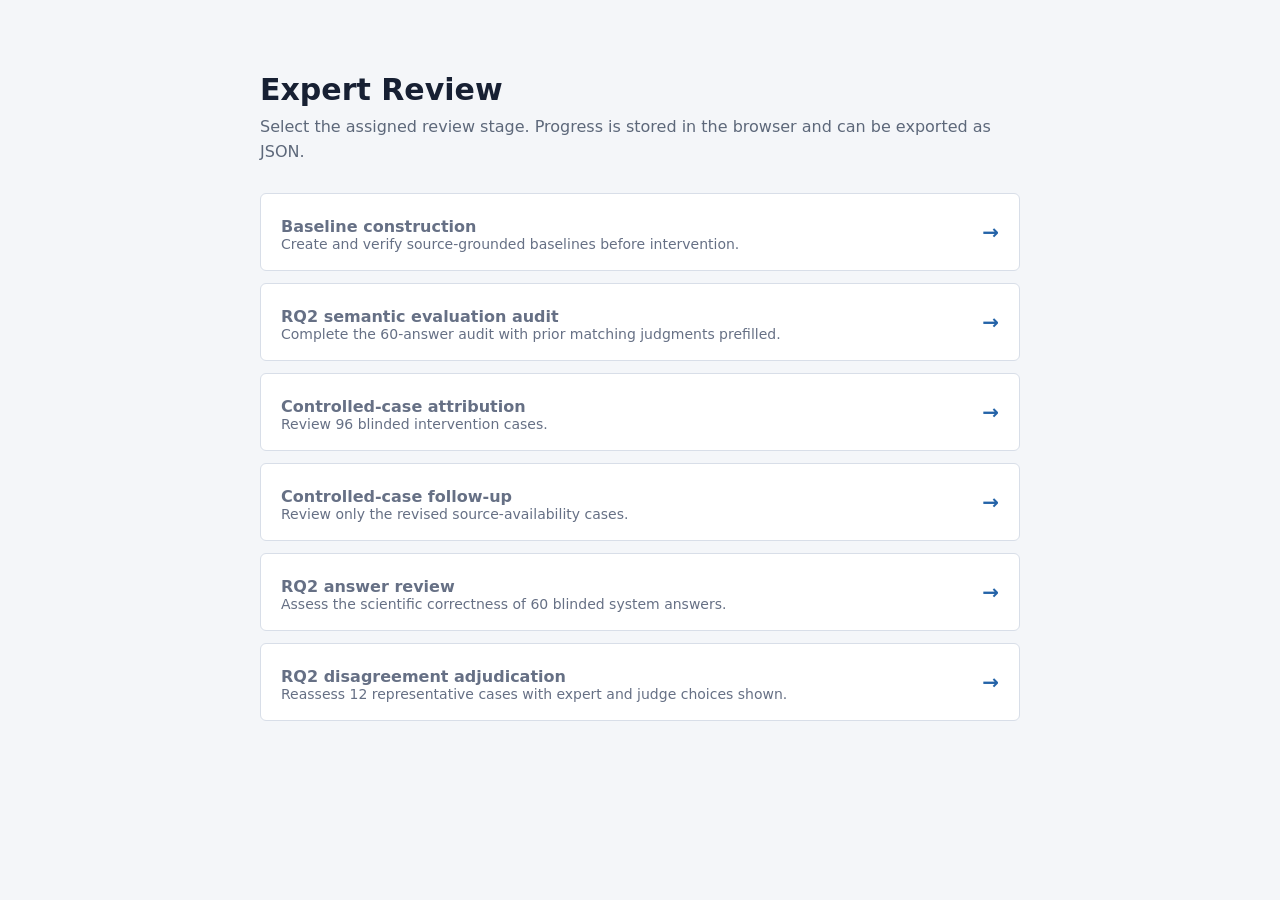
<file: docs/index.html>
<!doctype html>
<html lang="en">
  <head>
    <meta charset="utf-8" />
    <meta name="viewport" content="width=device-width, initial-scale=1" />
    <title>Expert Review</title>
    <style>
      :root { color-scheme: light; font-family: Inter, ui-sans-serif, system-ui, sans-serif; color: #172033; background: #f4f6f9; }
      * { box-sizing: border-box; }
      body { margin: 0; }
      main { width: min(760px, calc(100% - 32px)); margin: 72px auto; }
      h1 { margin: 0 0 8px; font-size: 30px; letter-spacing: 0; }
      p { margin: 0 0 28px; color: #5d687a; line-height: 1.55; }
      nav { display: grid; gap: 12px; }
      a { display: grid; grid-template-columns: 1fr auto; gap: 16px; padding: 18px 20px; color: inherit; text-decoration: none; background: #fff; border: 1px solid #d8dee8; border-radius: 6px; }
      a:hover { border-color: #2463a8; }
      strong { font-size: 16px; }
      span { margin-top: 5px; color: #667085; font-size: 14px; }
      b { align-self: center; color: #2463a8; font-size: 20px; }
    </style>
  </head>
  <body>
    <main>
      <h1>Expert Review</h1>
      <p>Select the assigned review stage. Progress is stored in the browser and can be exported as JSON.</p>
      <nav>
        <a href="baseline-review/">
          <span><strong>Baseline construction</strong><br />Create and verify source-grounded baselines before intervention.</span>
          <b aria-hidden="true">&#8594;</b>
        </a>
        <a href="rq2-human-audit/">
          <span><strong>RQ2 semantic evaluation audit</strong><br />Complete the 60-answer audit with prior matching judgments prefilled.</span>
          <b aria-hidden="true">&#8594;</b>
        </a>
        <a href="controlled-review/">
          <span><strong>Controlled-case attribution</strong><br />Review 96 blinded intervention cases.</span>
          <b aria-hidden="true">&#8594;</b>
        </a>
        <a href="controlled-rereview/">
          <span><strong>Controlled-case follow-up</strong><br />Review only the revised source-availability cases.</span>
          <b aria-hidden="true">&#8594;</b>
        </a>
        <a href="rq2-answer-review/">
          <span><strong>RQ2 answer review</strong><br />Assess the scientific correctness of 60 blinded system answers.</span>
          <b aria-hidden="true">&#8594;</b>
        </a>
        <a href="rq2-disagreement-rereview/">
          <span><strong>RQ2 disagreement adjudication</strong><br />Reassess 12 representative cases with expert and judge choices shown.</span>
          <b aria-hidden="true">&#8594;</b>
        </a>
      </nav>
    </main>
  </body>
</html>
</file>
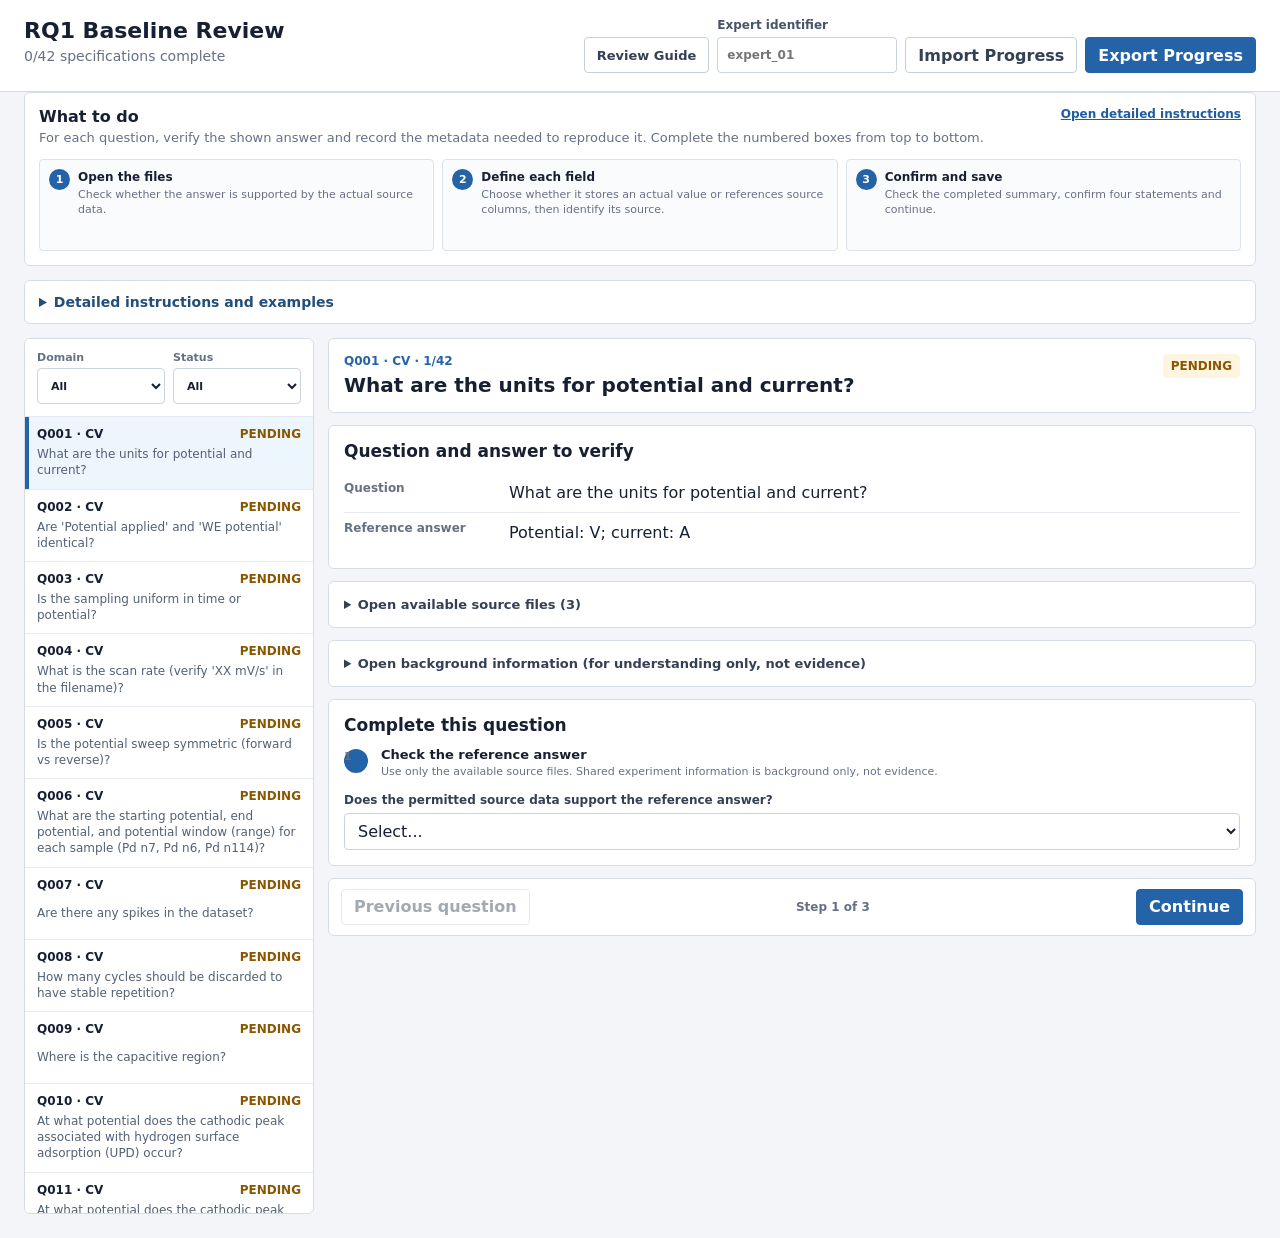
<file: docs/baseline-review/index.html>
<!doctype html>
<html lang="en">
  <head>
    <meta charset="utf-8" />
    <meta name="viewport" content="width=device-width, initial-scale=1" />
    <title>RQ1 Baseline Review</title>
    <link rel="stylesheet" href="style.css?v=16" />
  </head>
  <body>
    <main class="app">
      <header class="topbar">
        <div>
          <h1>RQ1 Baseline Review</h1>
          <p id="progressText">Loading the blank specification packet...</p>
        </div>
        <div class="reviewer-tools">
          <a class="button-link secondary guide-link" href="#reviewGuide">Review Guide</a>
          <label>
            Expert identifier
            <input id="reviewerId" type="text" autocomplete="off" placeholder="expert_01" />
          </label>
          <button id="importBtn" type="button" class="secondary">Import Progress</button>
          <input id="importFile" type="file" accept="application/json,.json" hidden />
          <button id="exportBtn" type="button">Export Progress</button>
        </div>
      </header>

      <section class="quick-start" aria-labelledby="quickStartTitle">
        <div class="quick-start-heading">
          <div>
            <strong id="quickStartTitle">What to do</strong>
            <span>For each question, verify the shown answer and record the metadata needed to reproduce it. Complete the numbered boxes from top to bottom.</span>
          </div>
          <a class="guide-link" href="#reviewGuide">Open detailed instructions</a>
        </div>
        <ol class="quick-steps three-steps">
          <li><strong>Open the files</strong><span>Check whether the answer is supported by the actual source data.</span></li>
          <li><strong>Define each field</strong><span>Choose whether it stores an actual value or references source columns, then identify its source.</span></li>
          <li><strong>Confirm and save</strong><span>Check the completed summary, confirm four statements and continue.</span></li>
        </ol>
      </section>

      <details id="reviewGuide" class="review-guide">
        <summary>Detailed instructions and examples</summary>
        <div class="guide-content">
          <section>
            <h2>Your goal</h2>
            <p>Create one verified baseline for each question. Define every required schema field yourself from the question, reference answer and permitted source data. A baseline also contains grounded metadata values, exact source parts and procedures needed to reproduce the reference answer. You are not classifying failures on this page.</p>
          </section>

          <section>
            <h2>Before you start</h2>
            <ol>
              <li>Enter a reviewer code, for example <code>expert_01</code>.</li>
              <li>Read the question and reference answer.</li>
              <li>Open the source files when you need to inspect them. Shared experiment information is background only.</li>
            </ol>
          </section>

          <section>
            <h2>What to select and what to type</h2>
            <dl class="guide-definitions">
              <dt>Is the answer supported?</dt>
              <dd>Use only the permitted source data listed for the question. Choose <strong>Yes</strong> when the source data supports every part of the reference answer. Choose <strong>Partially</strong> when it supports some parts but not all. Choose <strong>No</strong> when the required information is absent from the source data. Choose <strong>Not sure</strong> when you cannot determine support from the source data.</dd>

              <dt>How the value was obtained</dt>
              <dd>For each metadata value, choose whether you copied it, calculated it or interpreted the data. The final input box changes with this choice and tells you whether to enter a source location, calculation or scientific criterion.</dd>

              <dt>Source files</dt>
              <dd>Open the files to inspect their values. Select only the file or files actually used. Do not select every file unless all of them are needed.</dd>

              <dt>Exact source parts</dt>
              <dd>For every metadata value, tick the filename, header or data column that you used. A calculation must include every input column. A scientific interpretation must include every examined column.</dd>

              <dt>Shared experiment information</dt>
              <dd>This is provided only to help you understand the experiment. It is not an evidence source. Do not use it to verify the answer or enter a metadata value.</dd>

              <dt>Define a schema field</dt>
              <dd>For every required metadata value, enter a short concept name such as <code>potential unit</code>. The page converts it mechanically to <code>potential_unit</code>. Check the suggested name and write one sentence explaining what the field stores, including its scope and unit when needed.</dd>

              <dt>Metadata storage</dt>
              <dd>Choose <strong>An actual value or calculated result</strong> when the metadata stores a value. Choose <strong>Reference(s) to source data column(s)</strong> for a large series that remains in the source file.</dd>

              <dt>Actual value</dt>
              <dd>Select its data type and enter the value supported by the source, including the unit when the field is text. Do not invent a value to match the reference answer.</dd>

              <dt>Source-column reference</dt>
              <dd>Do not paste the full series. Tick each exact source column that this field should reference. The page records the file, column and unit automatically for this field.</dd>

              <dt>Direct reading</dt>
              <dd><strong>No formula and no repeated column name.</strong> Tick the exact filename, header or column below.</dd>

              <dt>Calculation</dt>
              <dd>Use this form: <code>Formula = max(Time(s)) - min(Time(s)); Input = Time(s); Unit = seconds</code>.</dd>

              <dt>Scientific rule</dt>
              <dd>Use this form: <code>Rule = ...; Threshold = ...; Data region = ...</code>. Write <code>not applicable</code> when no numerical threshold is used.</dd>

            </dl>
          </section>

          <section>
            <h2>One short example</h2>
            <p>For “What is the total duration?”, define <code>experiment_duration_seconds</code>, enter <code>5400</code>, choose <strong>Calculate</strong>, tick the <code>Time(s)</code> column and write <code>Formula = max(Time(s)) - min(Time(s)); Input = Time(s); Unit = seconds</code>.</p>
            <p>For a potential unit, enter <code>potential unit</code> as the short concept name, check the suggested name <code>potential_unit</code> and describe it as <code>Unit used for applied and working-electrode potential values.</code></p>
            <p>If an answer needs two metadata values, such as potential unit and current unit, complete one value box for each field.</p>
          </section>

          <section>
            <h2>Finish and save</h2>
            <p>Select <strong>Check my entries</strong>. Read the summary and tick the four confirmation boxes. Then select <strong>Save this question and continue</strong>. Use <strong>Export Progress</strong> before changing computers and <strong>Import Progress</strong> to continue later.</p>
          </section>
        </div>
      </details>

      <section class="workspace">
        <aside class="sidebar">
          <div class="sidebar-controls">
            <label>
              Domain
              <select id="domainFilter">
                <option value="ALL">All</option>
                <option value="CV">CV</option>
                <option value="DIL">DIL</option>
              </select>
            </label>
            <label>
              Status
              <select id="statusFilter">
                <option value="ALL">All</option>
                <option value="PENDING">Pending</option>
                <option value="COMPLETE">Complete</option>
              </select>
            </label>
          </div>
          <nav id="itemList" class="item-list" aria-label="Questions"></nav>
        </aside>

        <article id="itemView" class="item-view" aria-live="polite"></article>
      </section>
    </main>

    <script>
      window.HUMAN_ROUTE_CONFIG = {
        packetPath: "route_authoring_packet.json?v=cd31a4e5",
        sourceLinksEnabled: false,
        storageKey: "rq1-human-route-authoring-v2",
        reviewProtocol: "rq1-independent-human-route-review-v2"
      };
    </script>
    <script src="app.js?v=28"></script>
  </body>
</html>
</file>
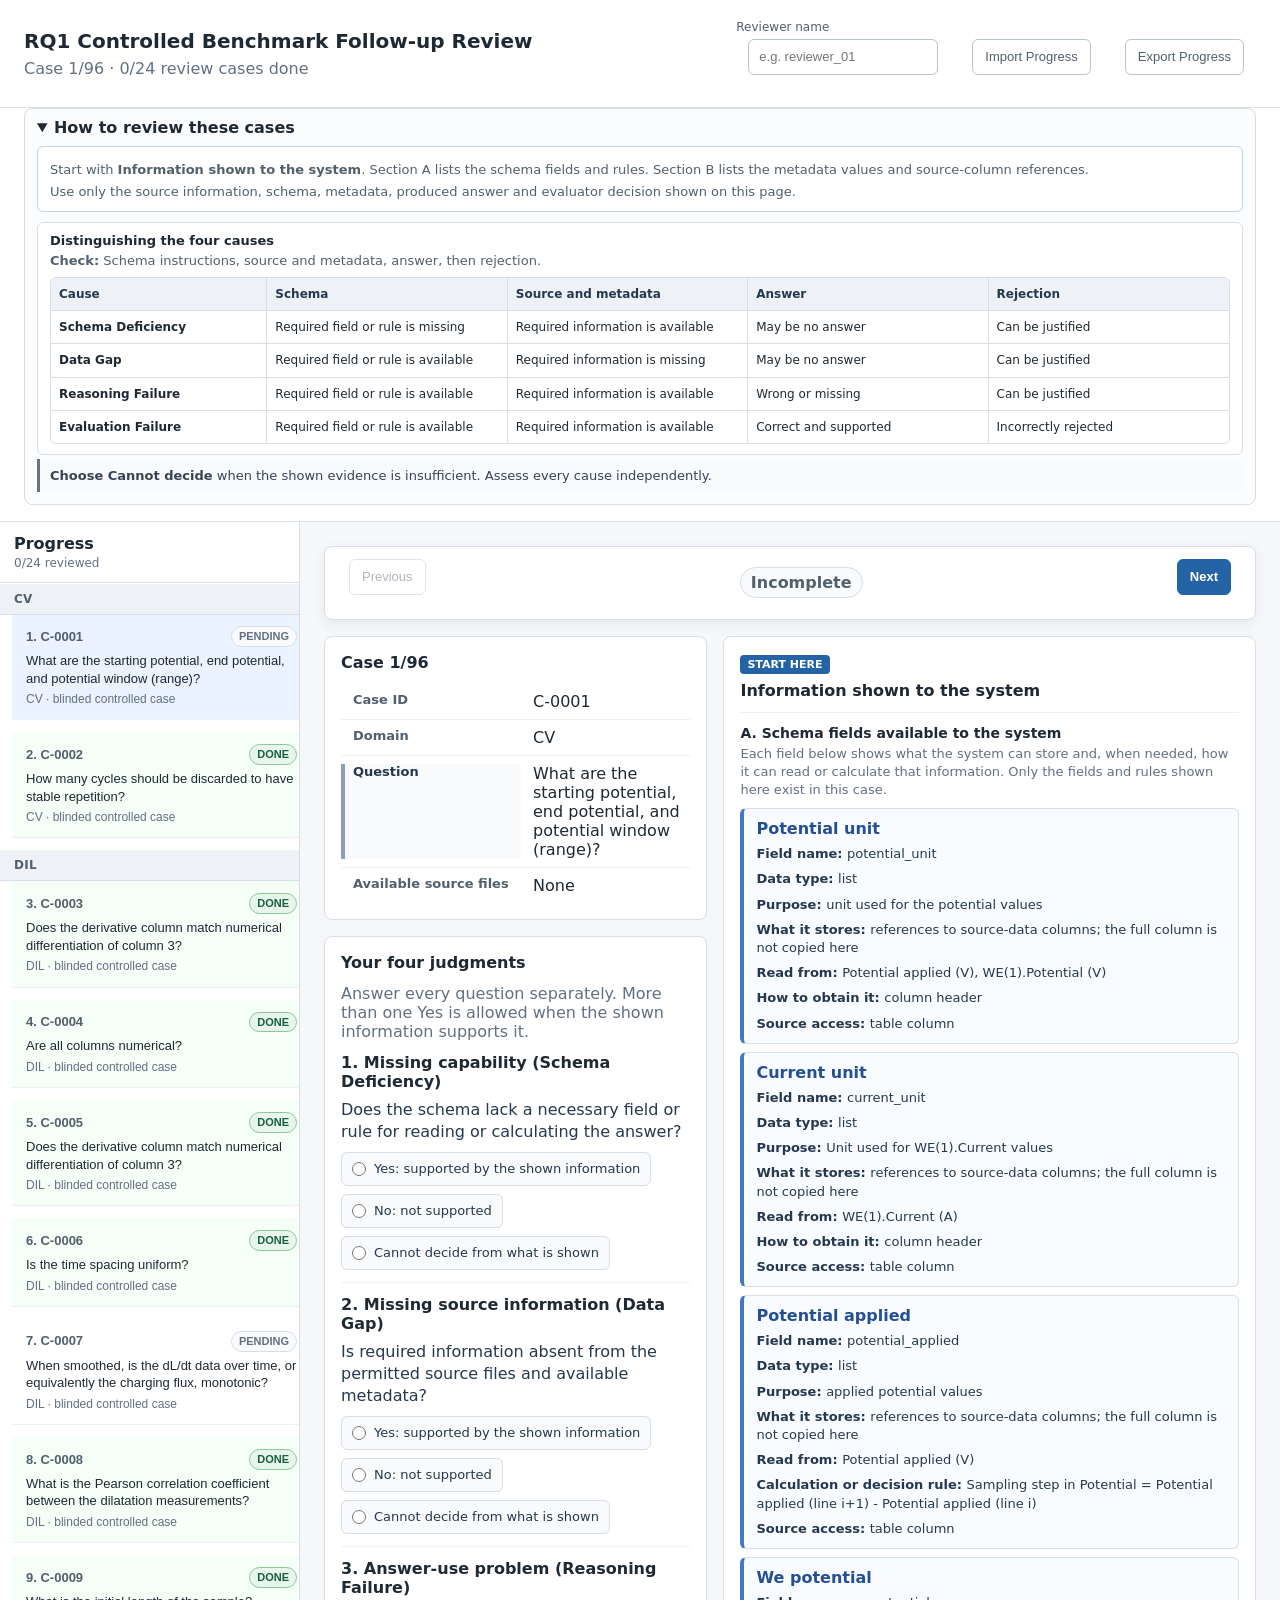
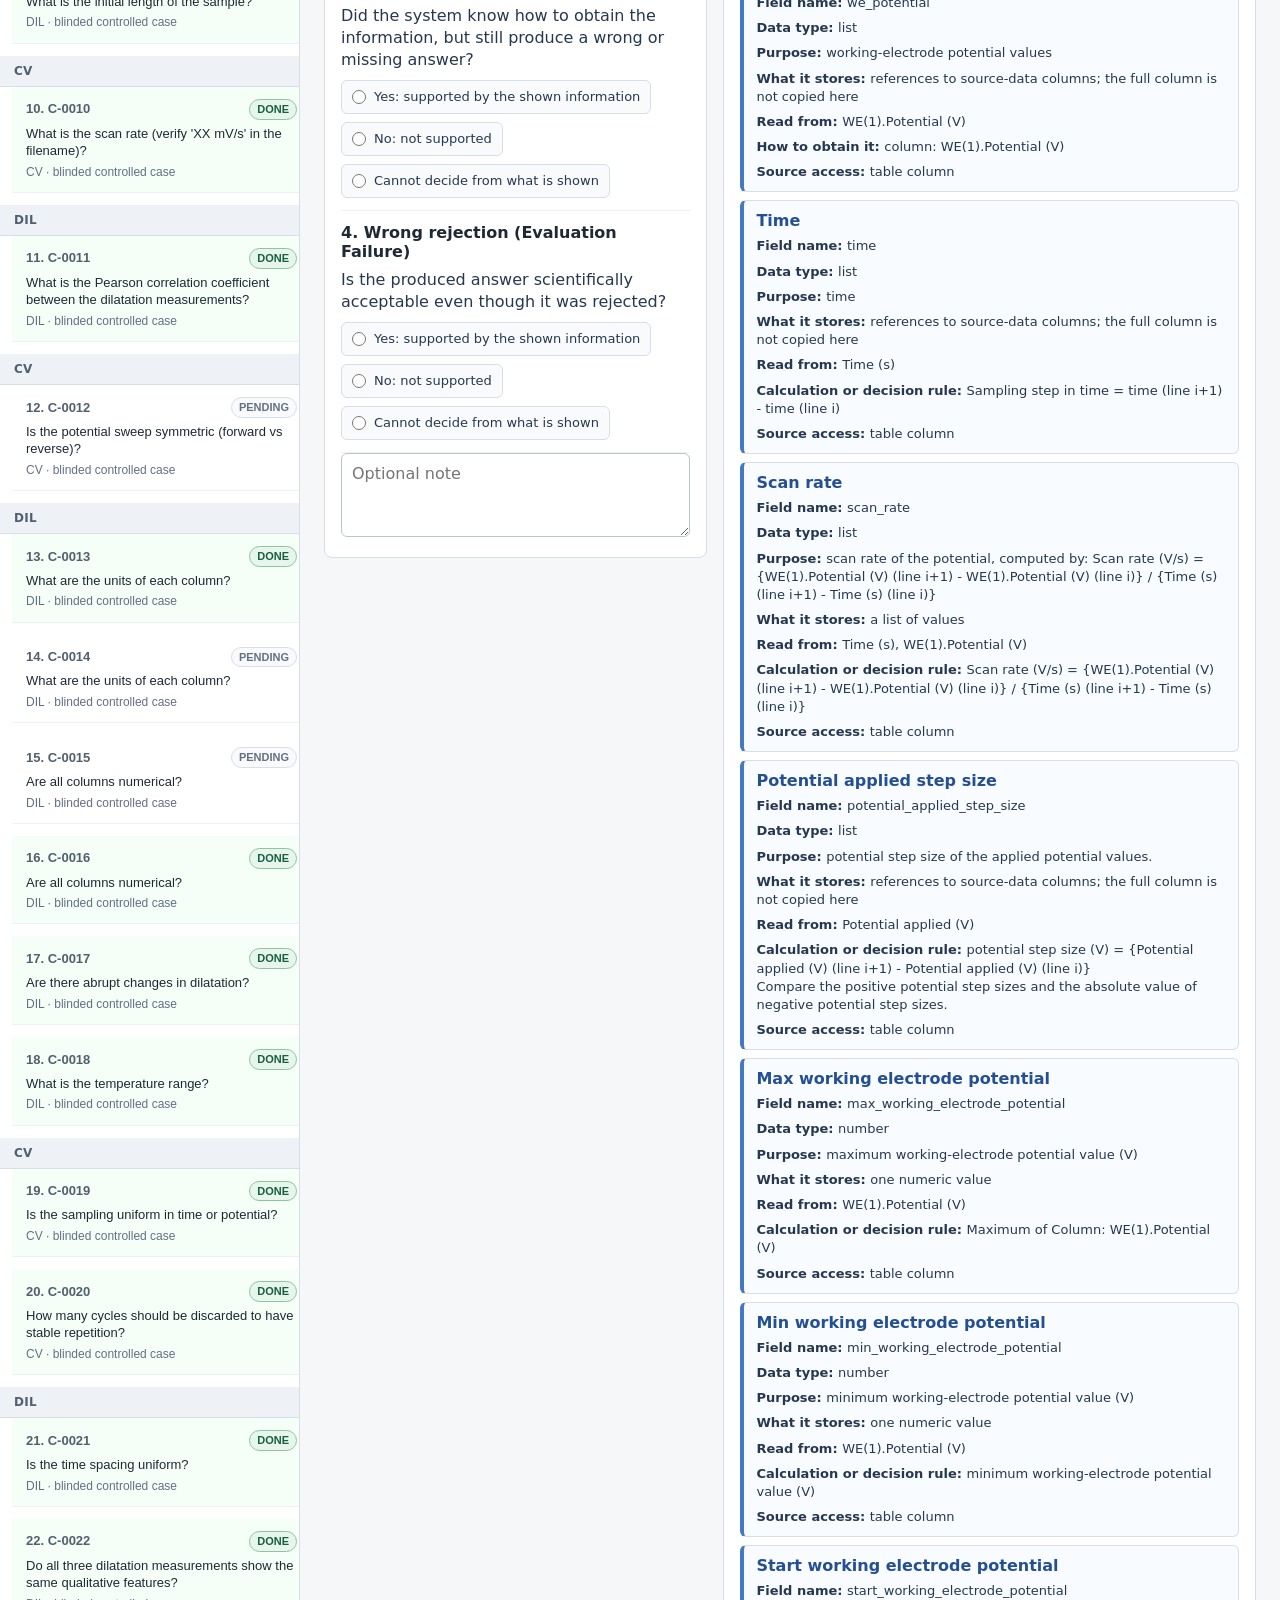
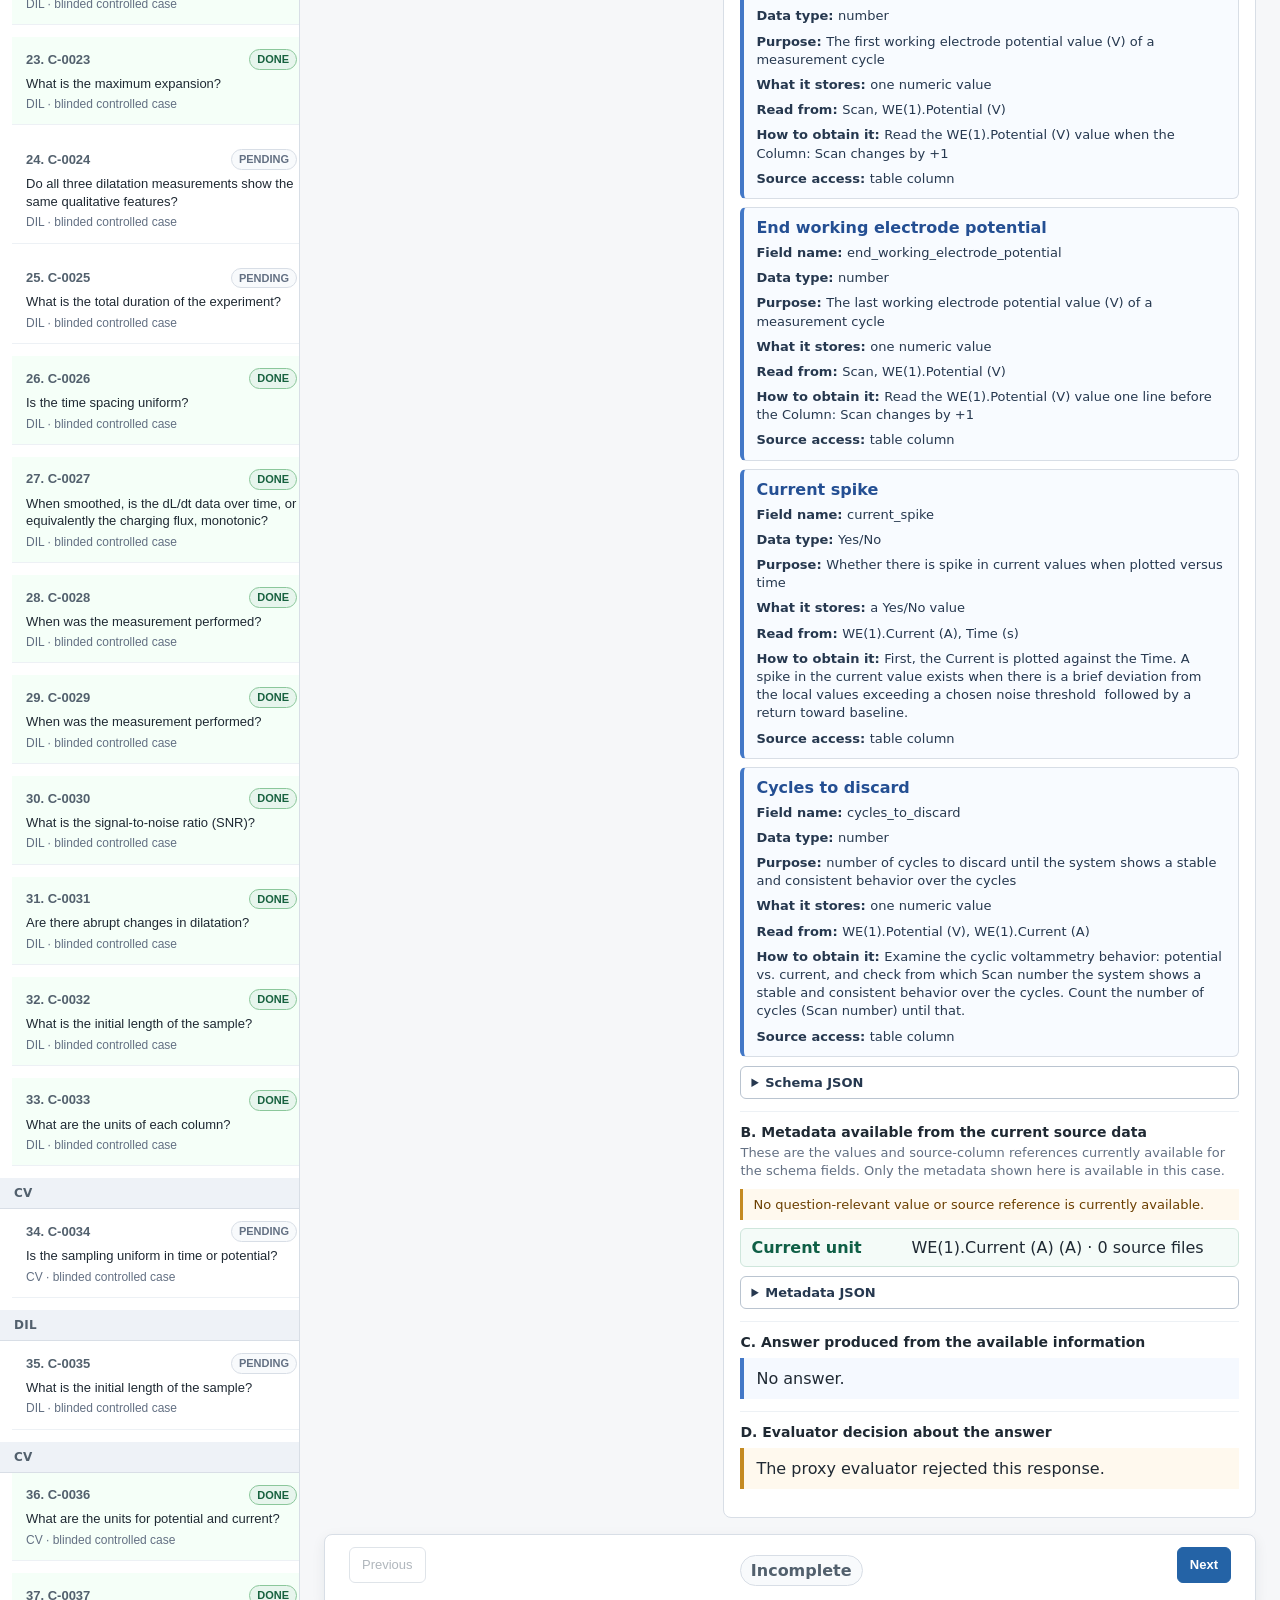
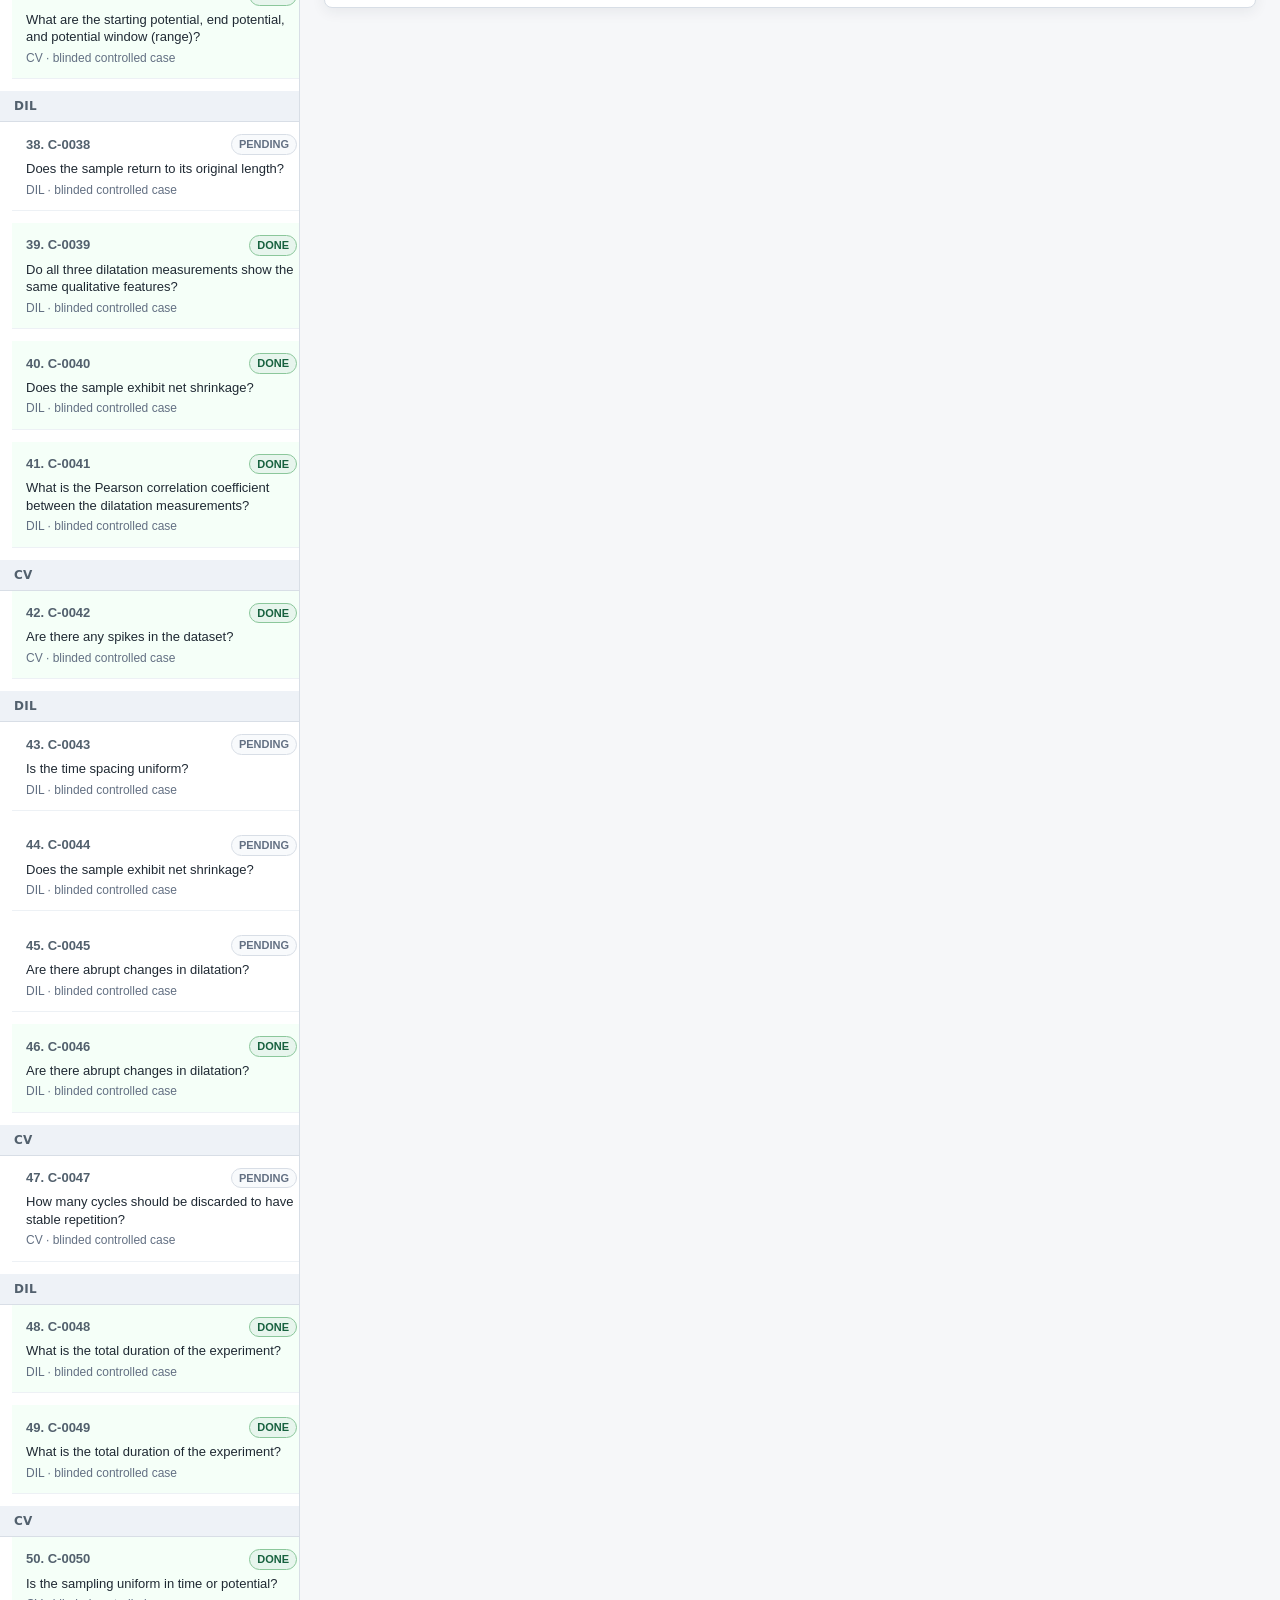
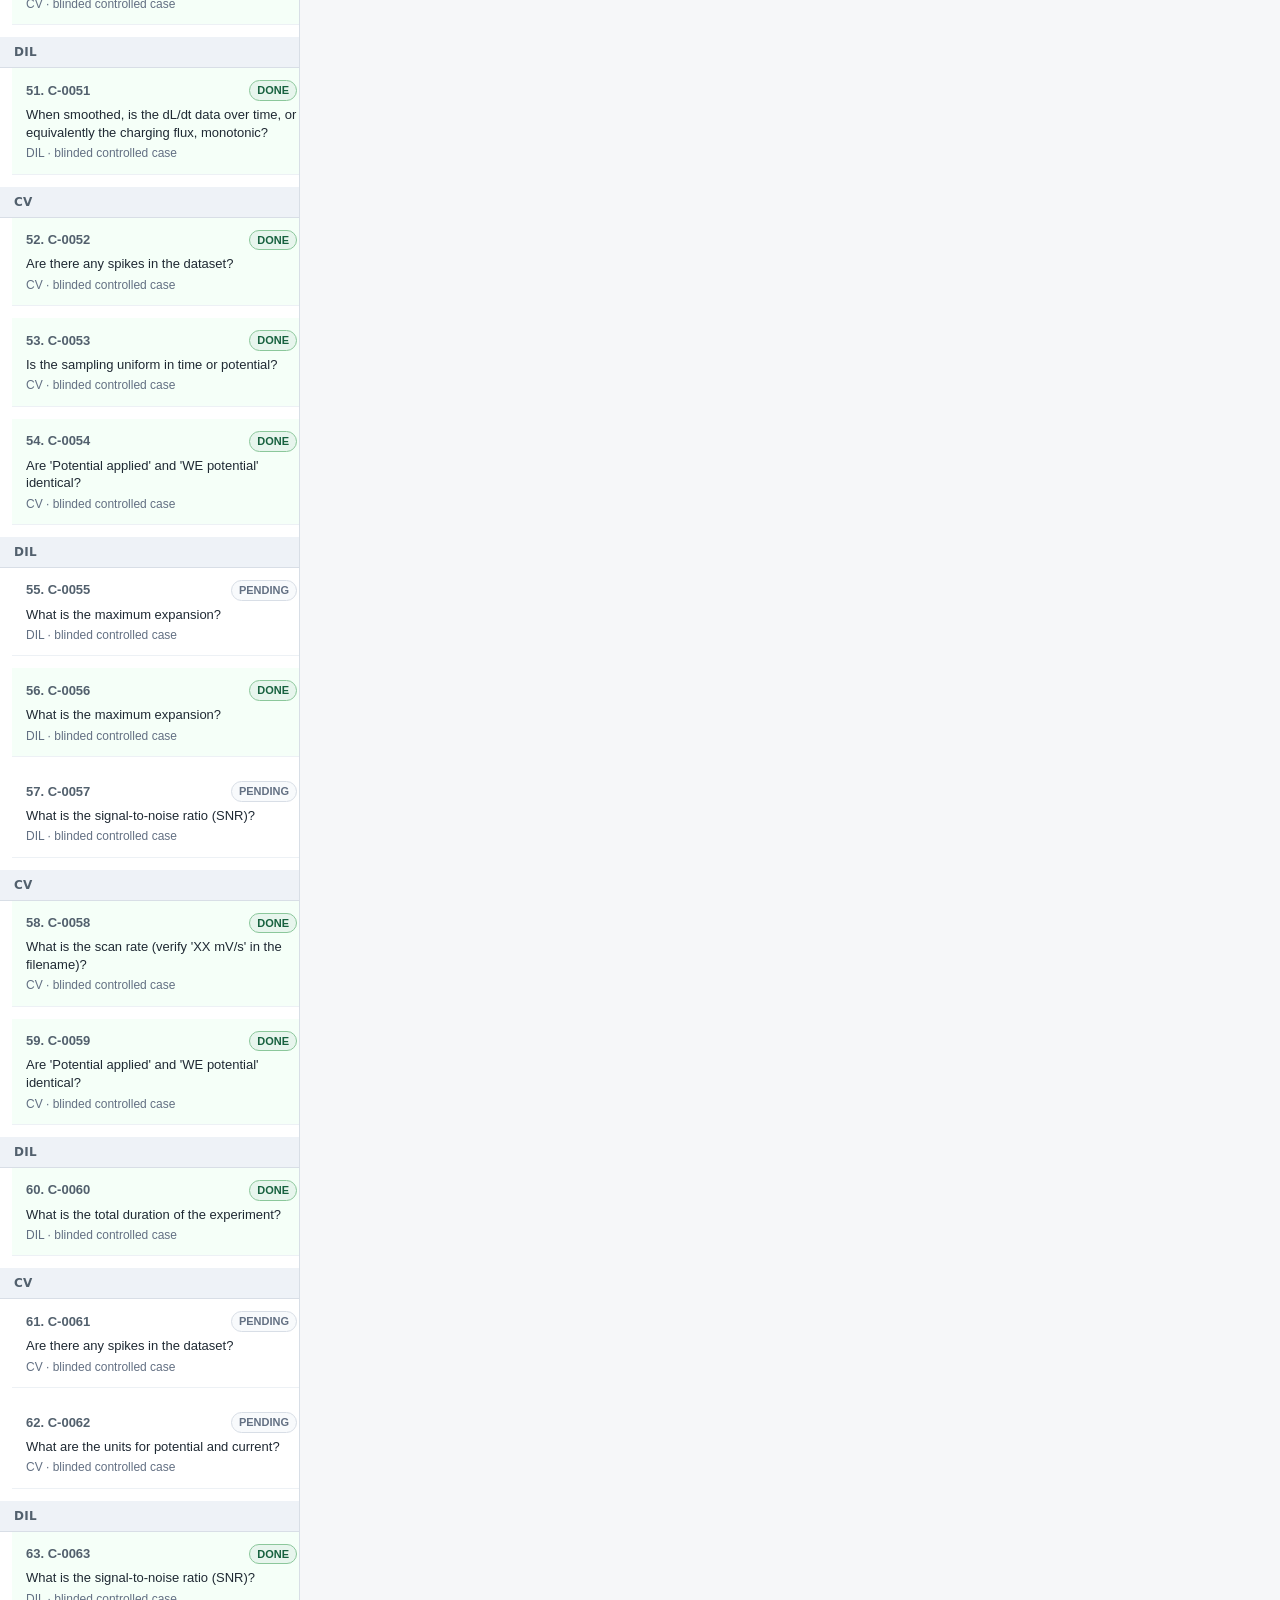
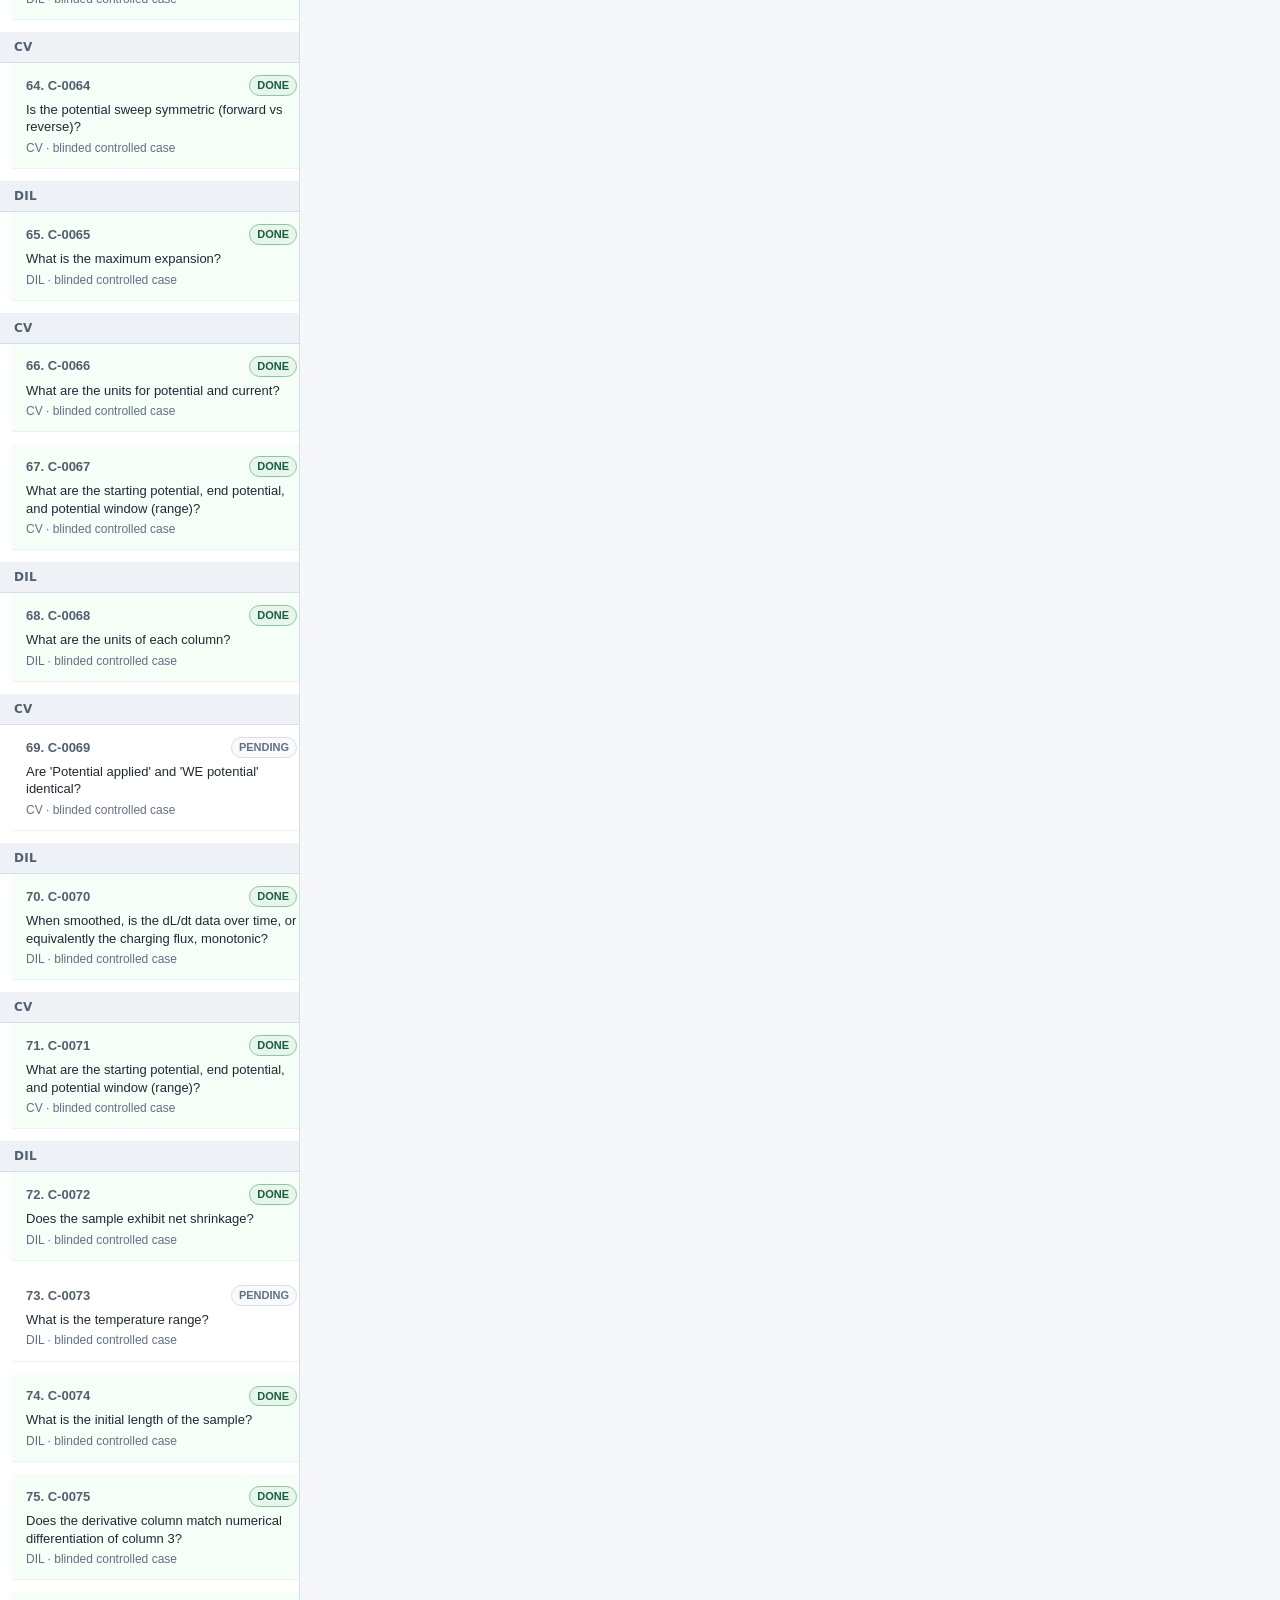
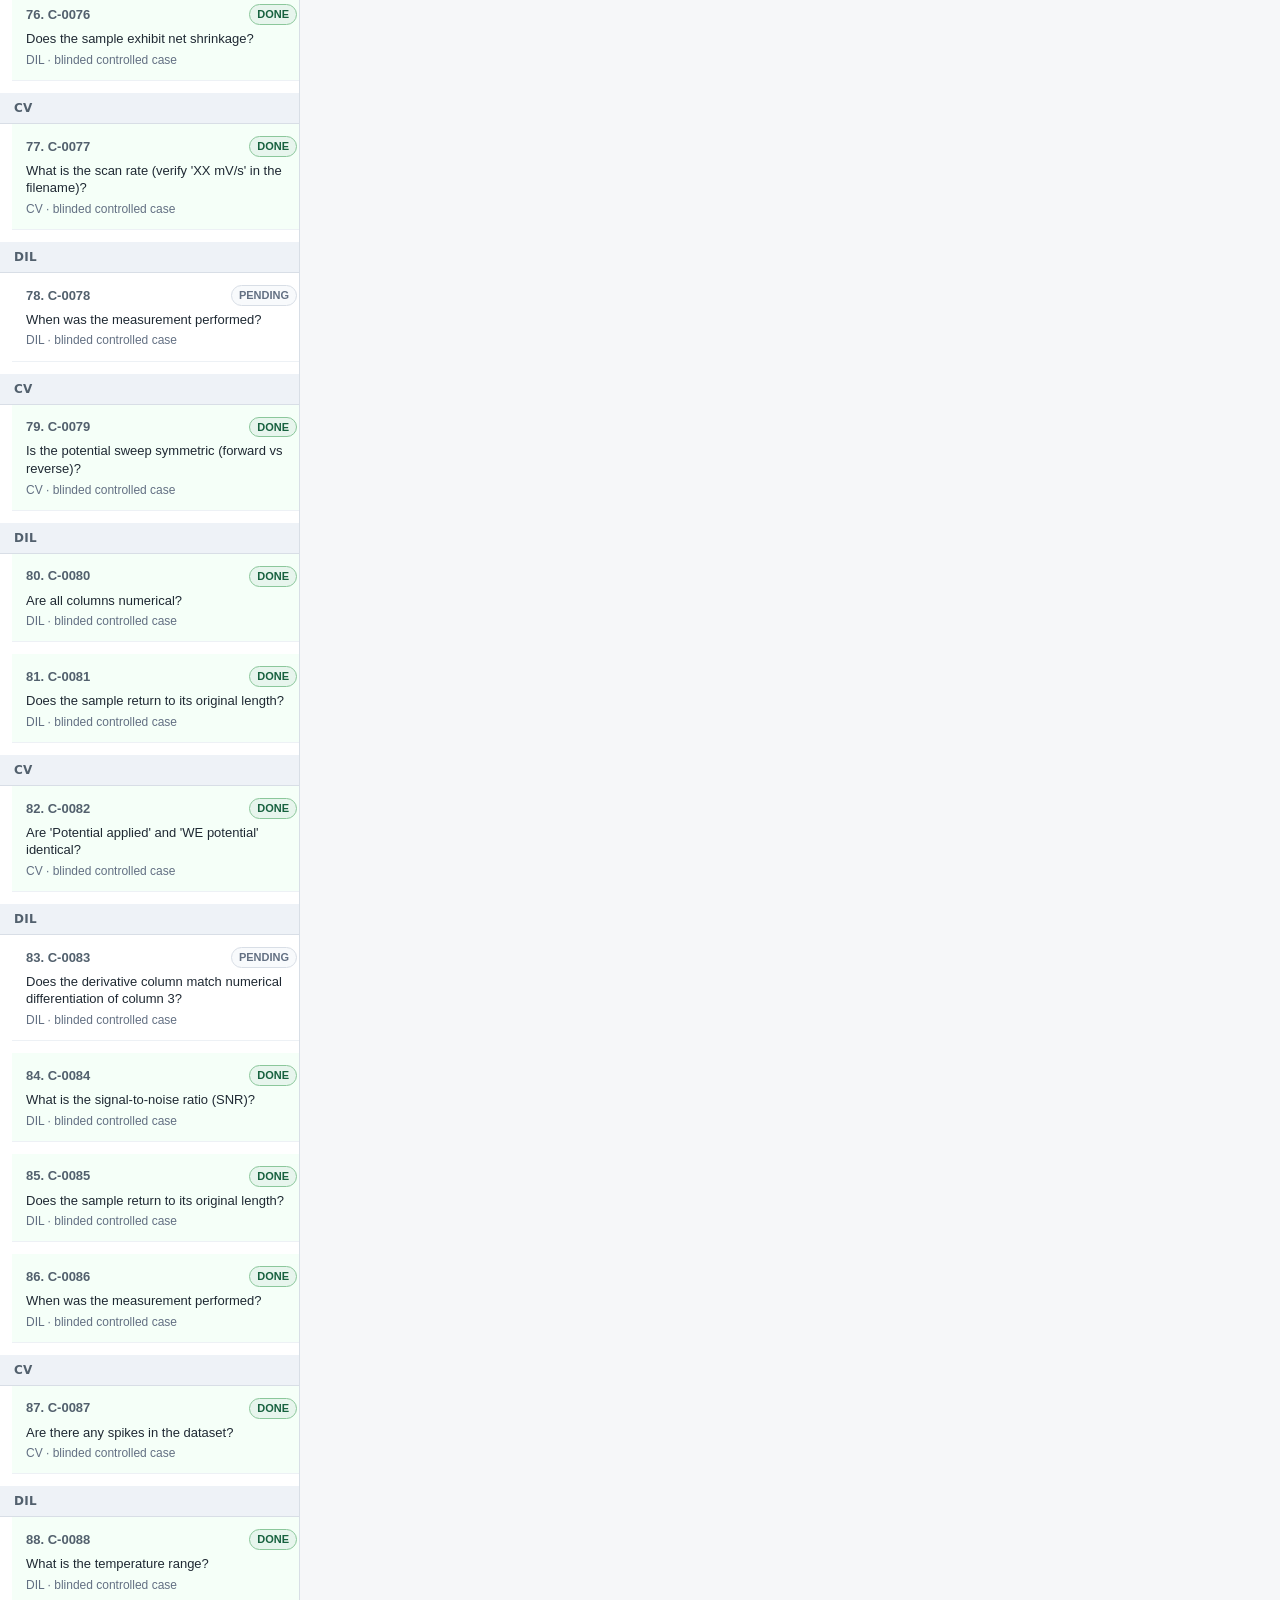
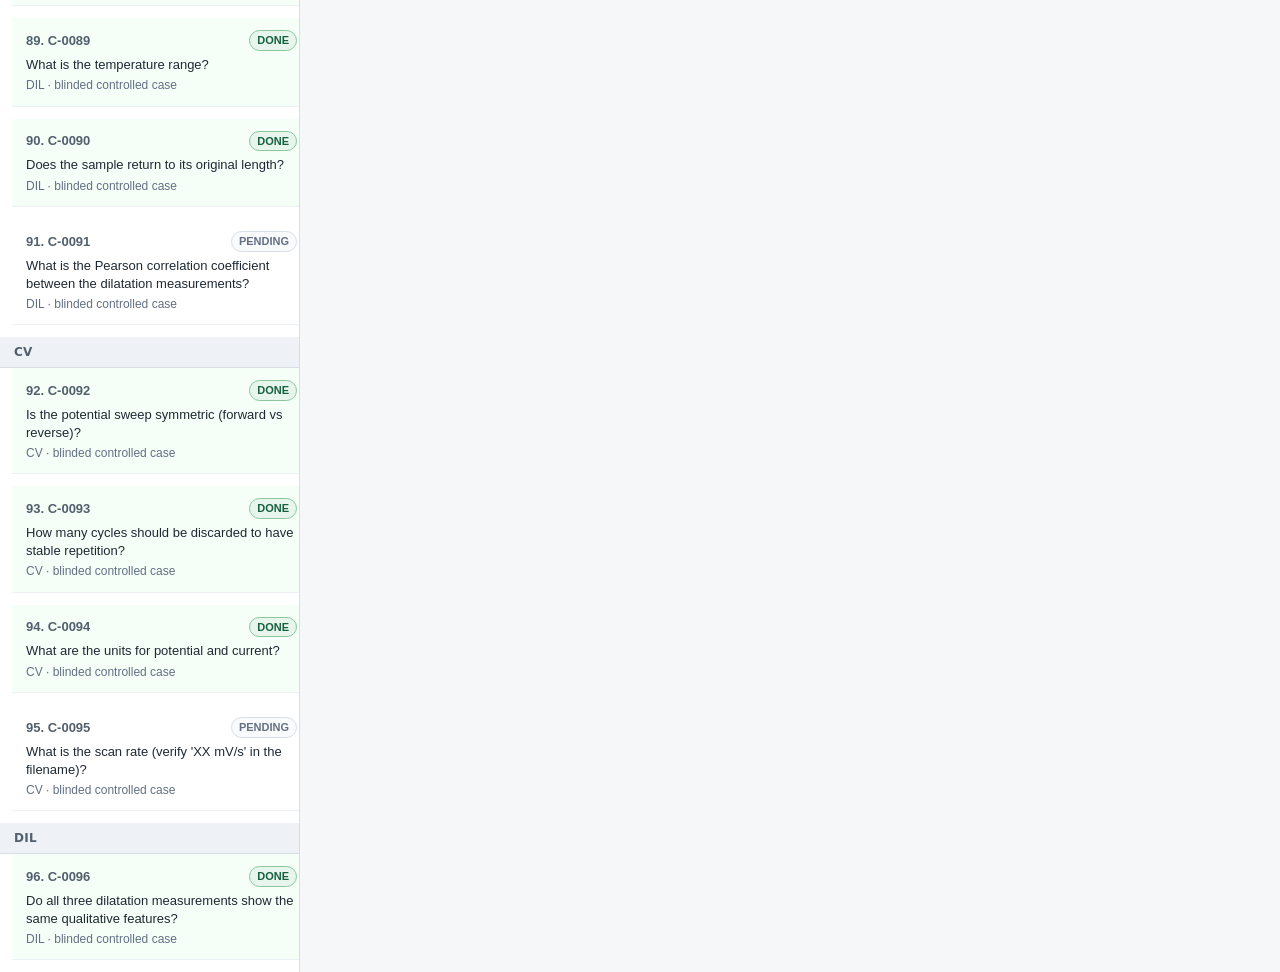
<file: docs/controlled-rereview/index.html>
<!doctype html>
<html lang="en">
  <head>
    <meta charset="utf-8" />
    <meta name="viewport" content="width=device-width, initial-scale=1" />
    <title>RQ1 Controlled Benchmark Follow-up Review</title>
    <link rel="stylesheet" href="../controlled-review/style.css" />
  </head>
  <body>
    <main class="app">
      <header class="topbar">
        <div>
          <h1>RQ1 Controlled Benchmark Follow-up Review</h1>
          <p id="progressText">Load cases to start reviewing.</p>
        </div>
        <div class="reviewer-box">
          <label>
            Reviewer name
            <input id="reviewerId" type="text" placeholder="e.g. reviewer_01" />
          </label>
          <button id="importProgressBtn" type="button" class="secondary-action">Import Progress</button>
          <input id="importProgressFile" type="file" accept="application/json,.json" hidden />
          <button id="exportBtn" type="button">Export Progress</button>
        </div>
      </header>

      <section class="loader" hidden>
        <label>Review packet <input id="packetUrl" type="text" /></label>
        <button id="loadBtn" type="button">Load</button>
        <label class="mode-label">
          Group by
          <select id="groupMode">
            <option value="domain">Domain</option>
            <option value="none">File order</option>
          </select>
        </label>
      </section>

      <section class="guide">
        <details open>
          <summary>How to review these cases</summary>
          <div class="worked-example">
            <div class="term-explanation">
              <p>Start with <strong>Information shown to the system</strong>. Section A lists the schema fields and rules. Section B lists the metadata values and source-column references.</p>
              <p>Use only the source information, schema, metadata, produced answer and evaluator decision shown on this page.</p>
            </div>
            <div class="failure-comparison">
              <h3>Distinguishing the four causes</h3>
              <p class="comparison-order"><strong>Check:</strong> Schema instructions, source and metadata, answer, then rejection.</p>
              <div class="failure-table" role="table" aria-label="Comparison of the four failure causes">
                <div class="failure-table-head" role="row">
                  <strong role="columnheader">Cause</strong><strong role="columnheader">Schema</strong><strong role="columnheader">Source and metadata</strong><strong role="columnheader">Answer</strong><strong role="columnheader">Rejection</strong>
                </div>
                <div role="row"><strong role="cell">Schema Deficiency</strong><span role="cell">Required field or rule is missing</span><span role="cell">Required information is available</span><span role="cell">May be no answer</span><span role="cell">Can be justified</span></div>
                <div role="row"><strong role="cell">Data Gap</strong><span role="cell">Required field or rule is available</span><span role="cell">Required information is missing</span><span role="cell">May be no answer</span><span role="cell">Can be justified</span></div>
                <div role="row"><strong role="cell">Reasoning Failure</strong><span role="cell">Required field or rule is available</span><span role="cell">Required information is available</span><span role="cell">Wrong or missing</span><span role="cell">Can be justified</span></div>
                <div role="row"><strong role="cell">Evaluation Failure</strong><span role="cell">Required field or rule is available</span><span role="cell">Required information is available</span><span role="cell">Correct and supported</span><span role="cell">Incorrectly rejected</span></div>
              </div>
            </div>
            <p class="cannot-decide-note"><strong>Choose Cannot decide</strong> when the shown evidence is insufficient. Assess every cause independently.</p>
          </div>
        </details>
      </section>

      <section class="layout">
        <aside>
          <div class="sidebar-head"><div class="sidebar-title">Progress</div><div id="sidebarProgress" class="sidebar-progress">0/0 done</div></div>
          <div id="caseList" class="case-list"></div>
        </aside>
        <article id="caseView" class="case-view"></article>
      </section>
    </main>
    <script>
      window.RQ1_REVIEW_CONFIG = {
        defaultPath: "review_cases.json",
        storageKey: "rq1-controlled-source-boundary-followup-v2",
        protocol: "rq1-controlled-source-boundary-followup-v2",
        progressLabel: "review cases",
        progressVerb: "reviewed",
        usePreviousAnnotations: true,
        sourceFilesDownloadable: false,
        caseDescriptor: "blinded controlled case",
        exportFilenamePrefix: "controlled_case_rereview",
        showRouteWarnings: false,
        emptyMetadataMessage: "",
        showSourceSection: true,
        controlledDatasetBase: "datasets/",
        originalDatasetBase: "datasets/"
      };
    </script>
    <script src="../controlled-review/app.js?v=2"></script>
  </body>
</html>
</file>
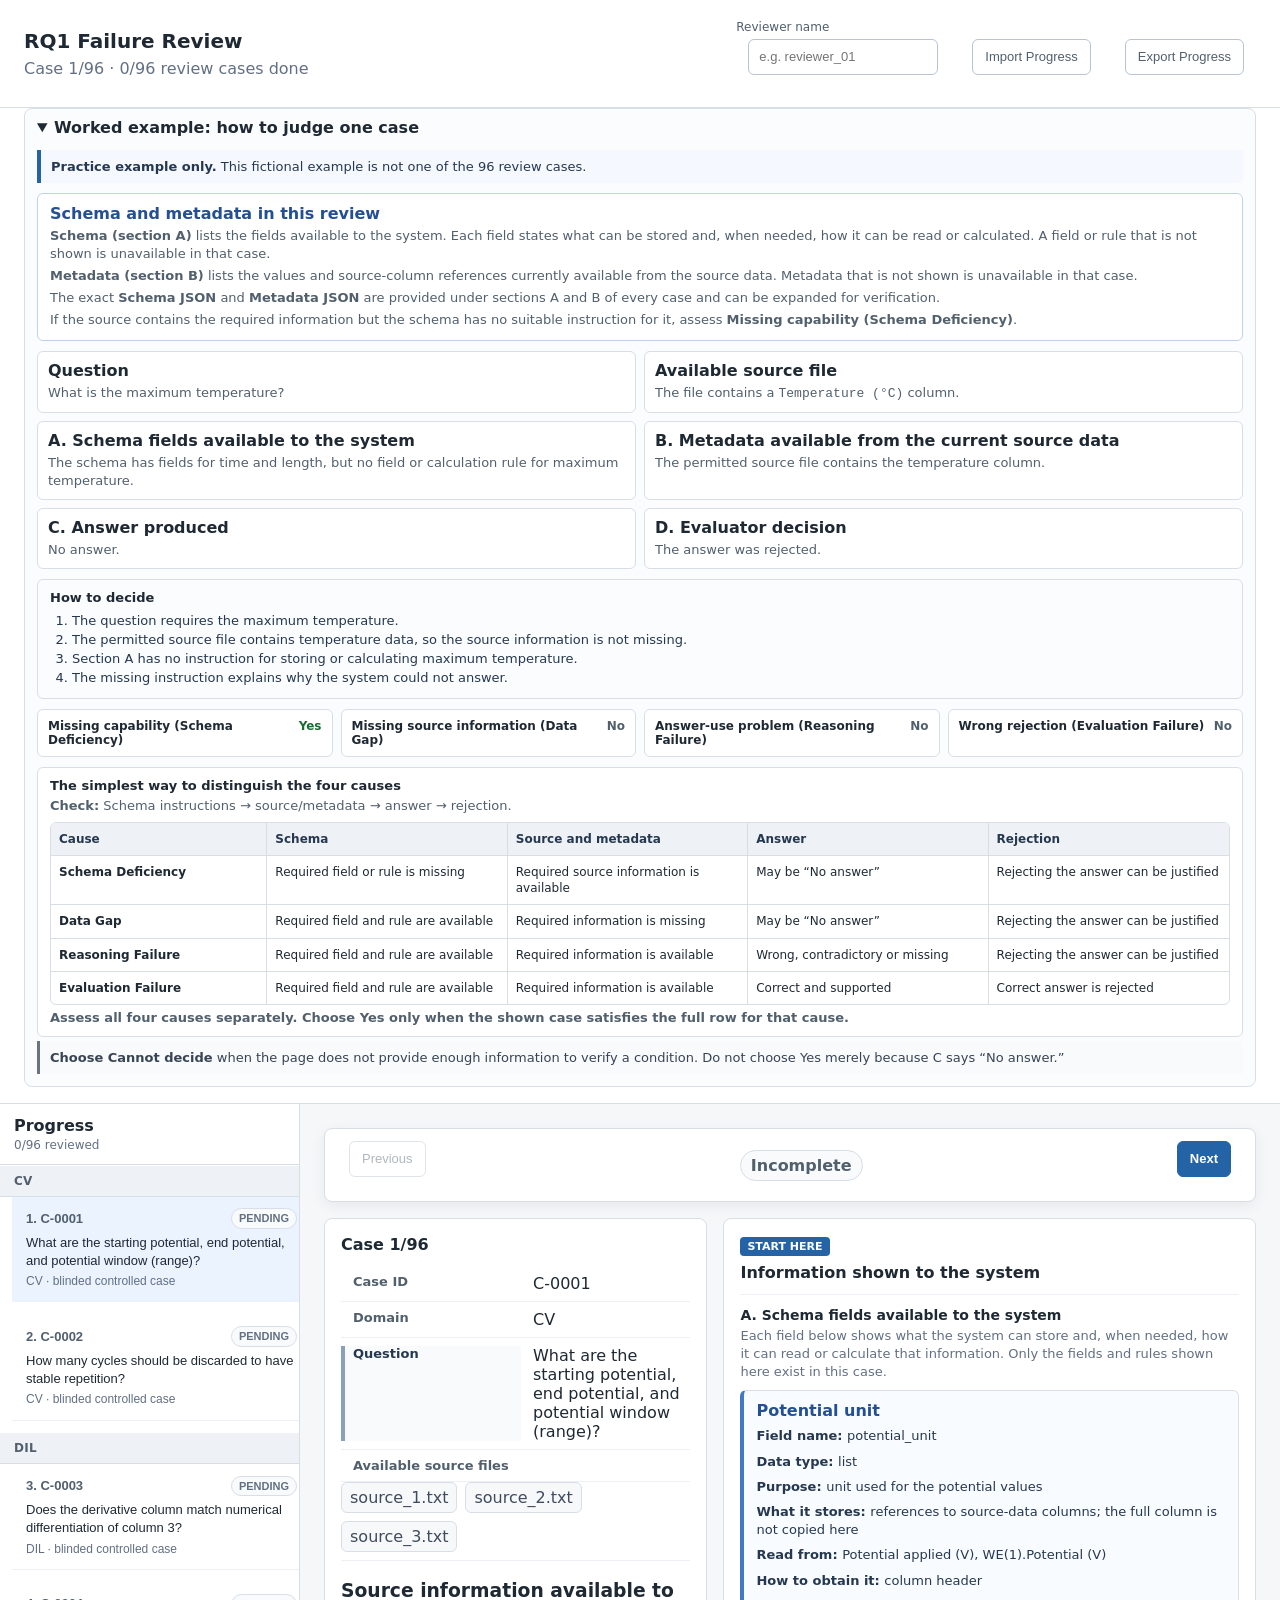
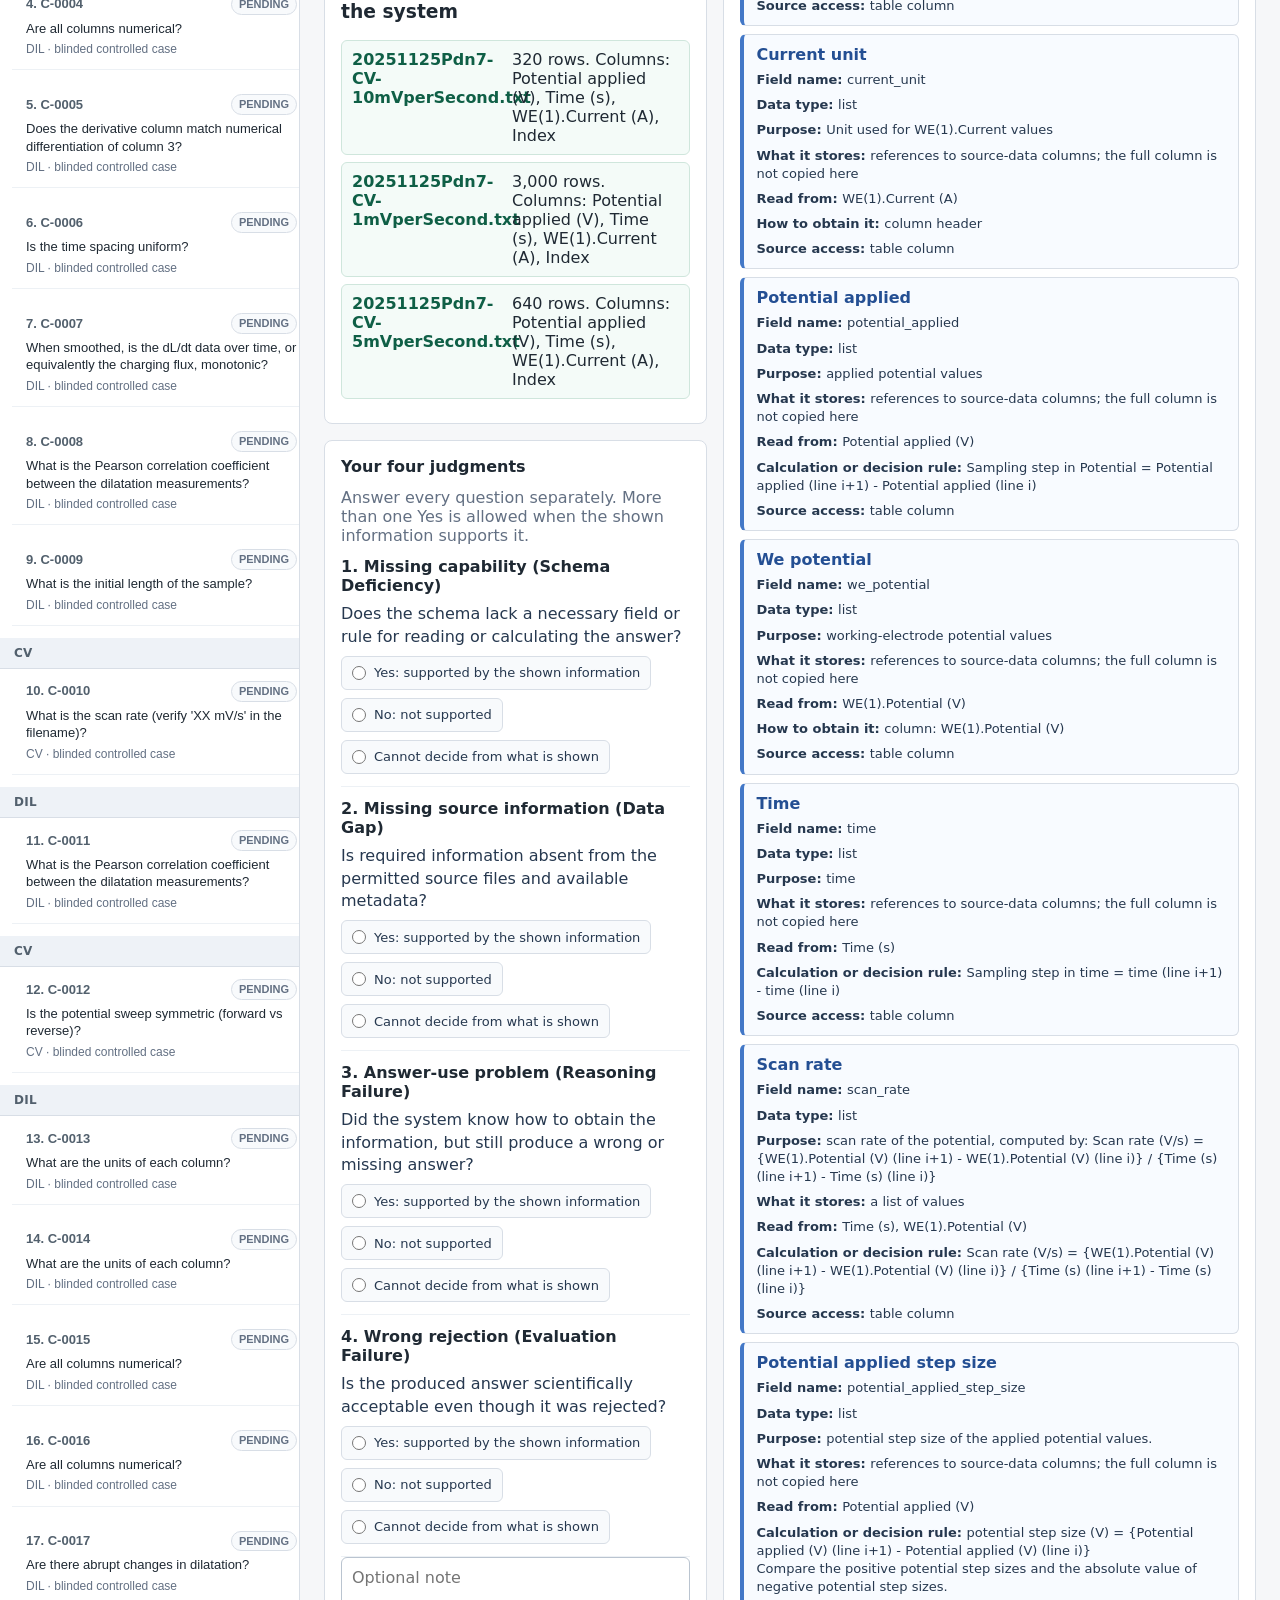
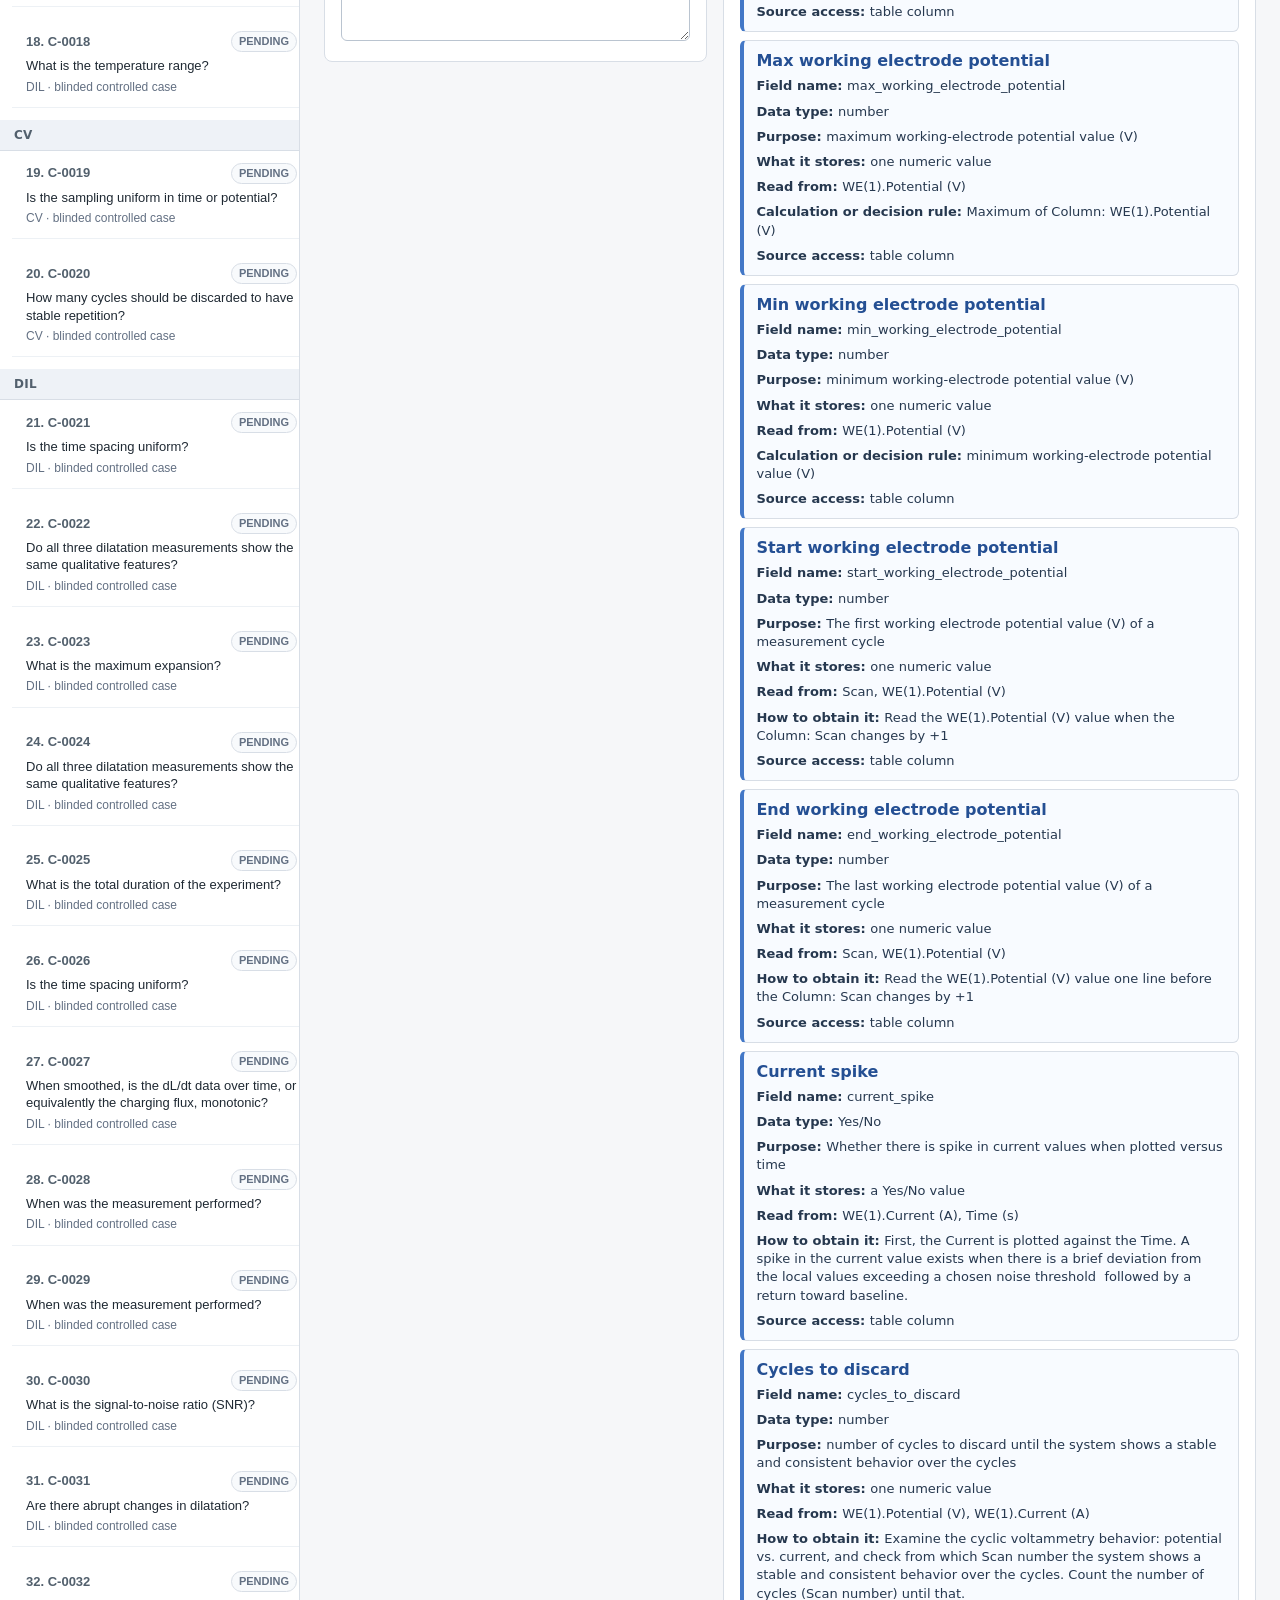
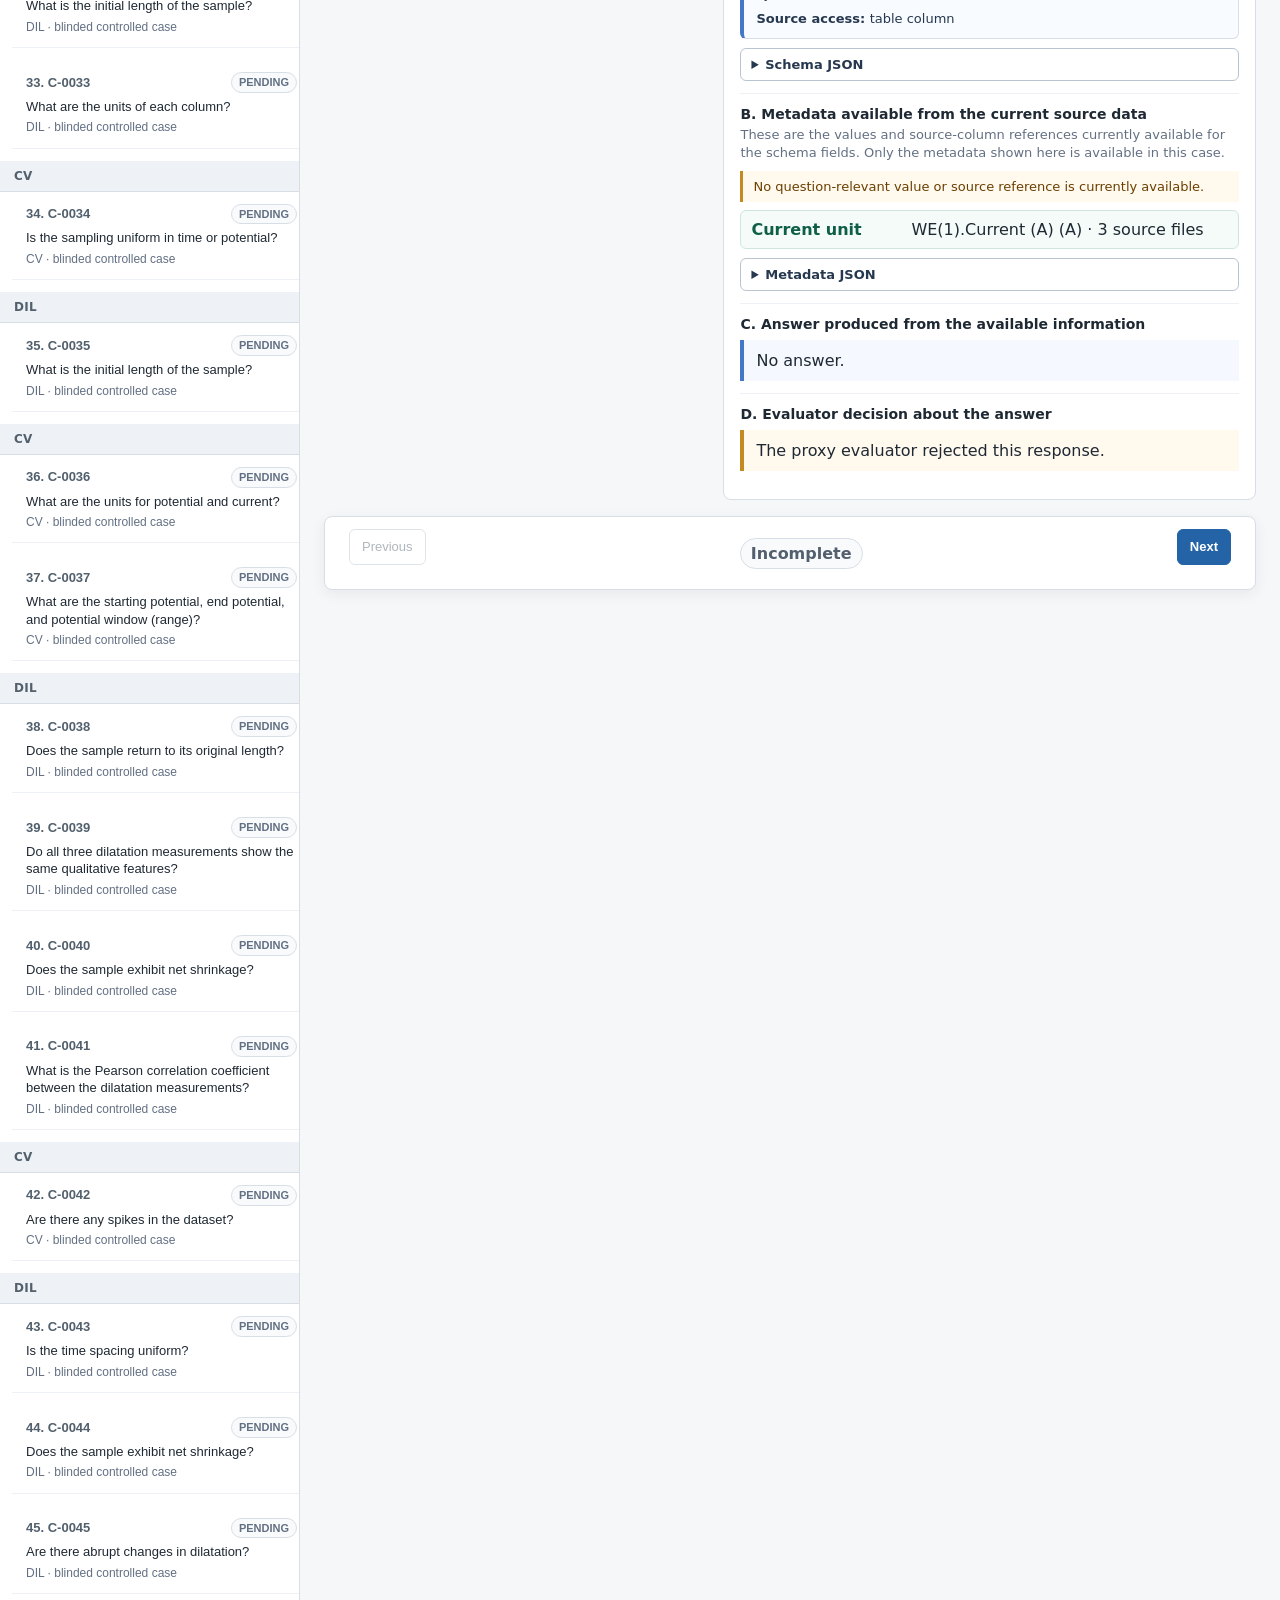
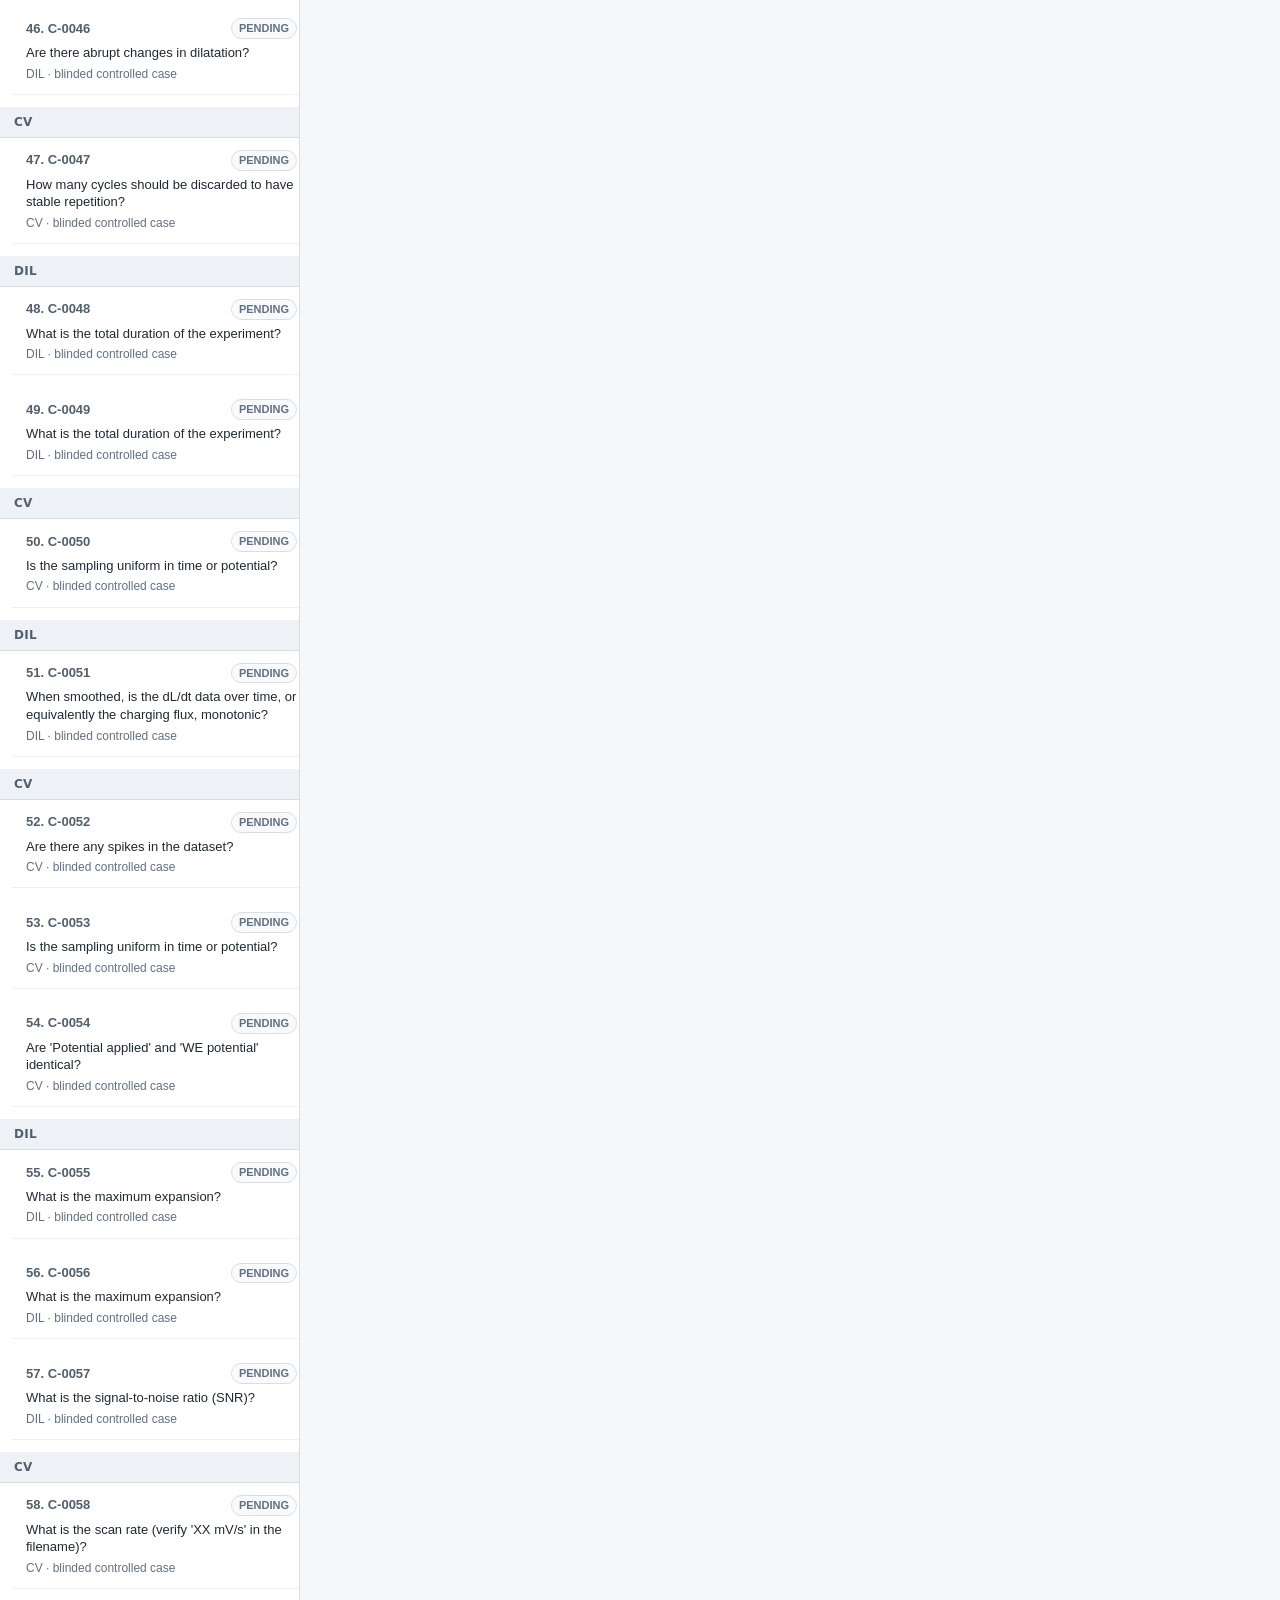
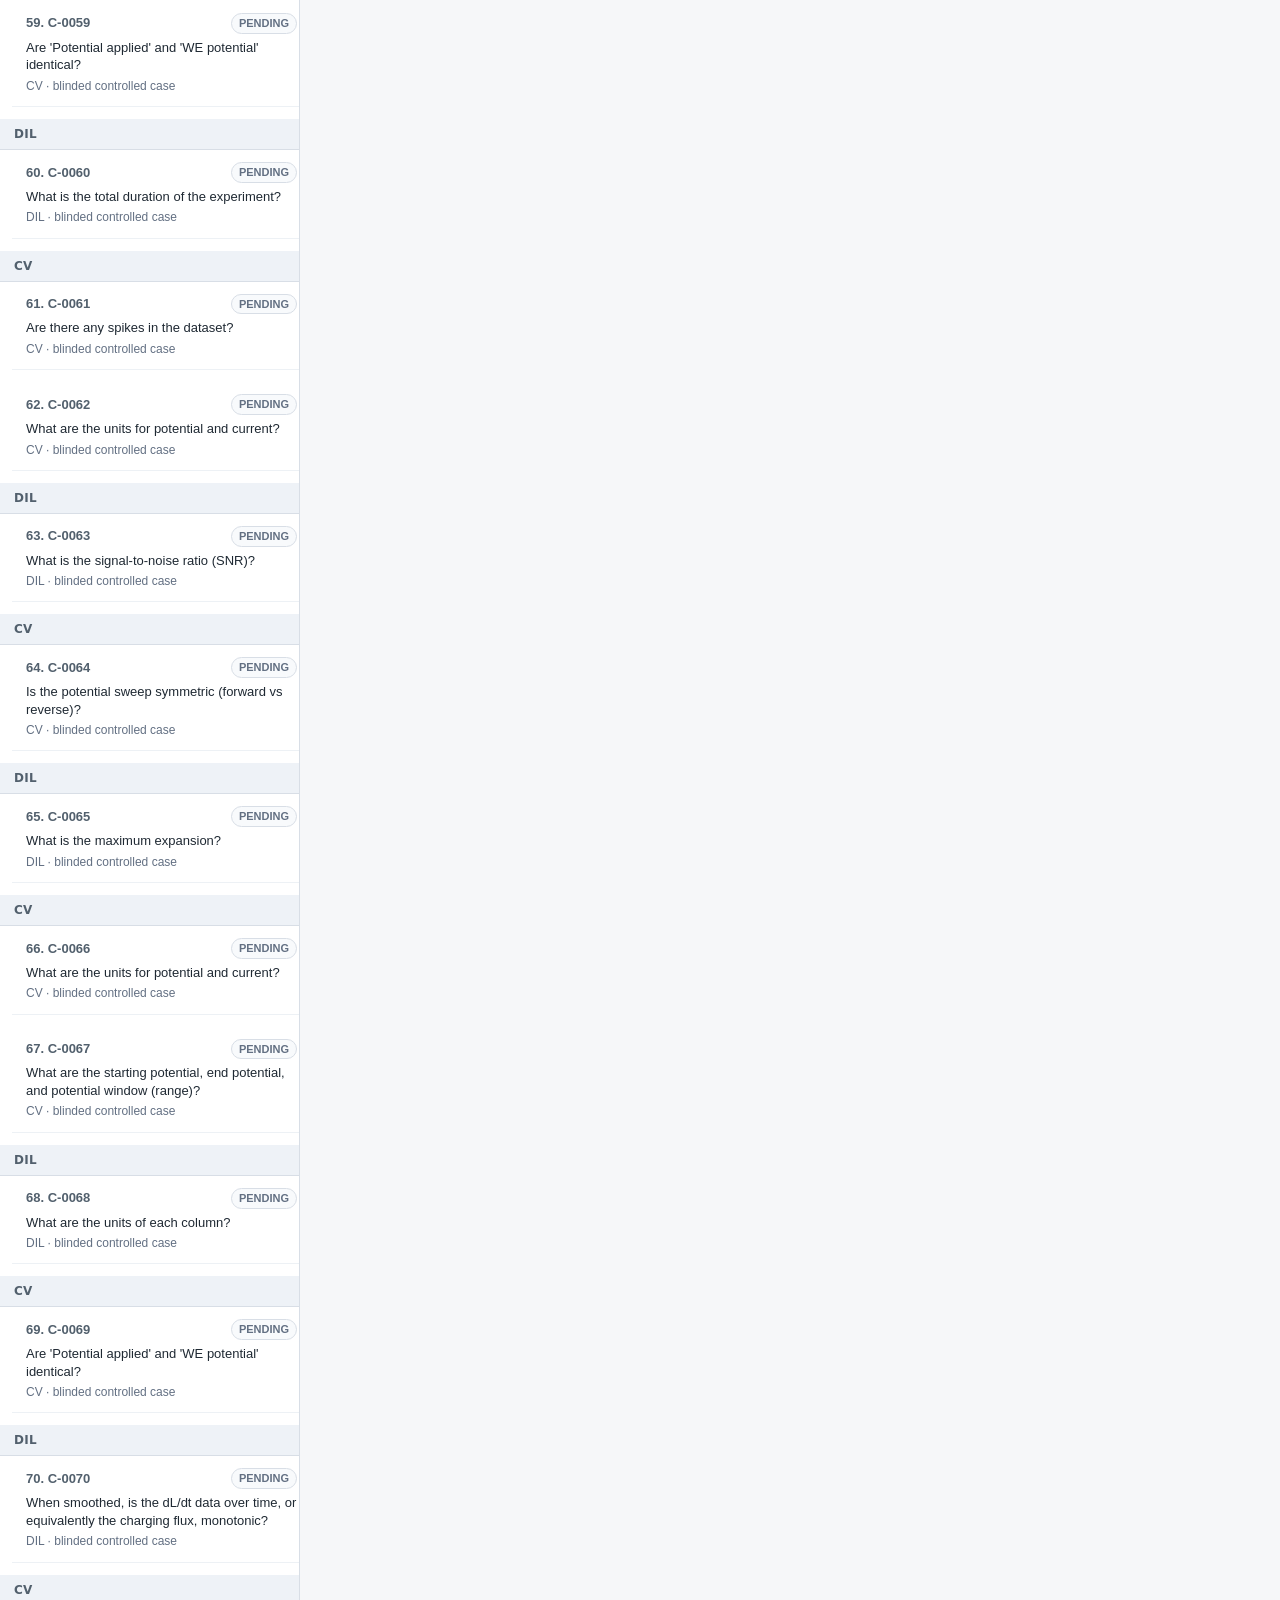
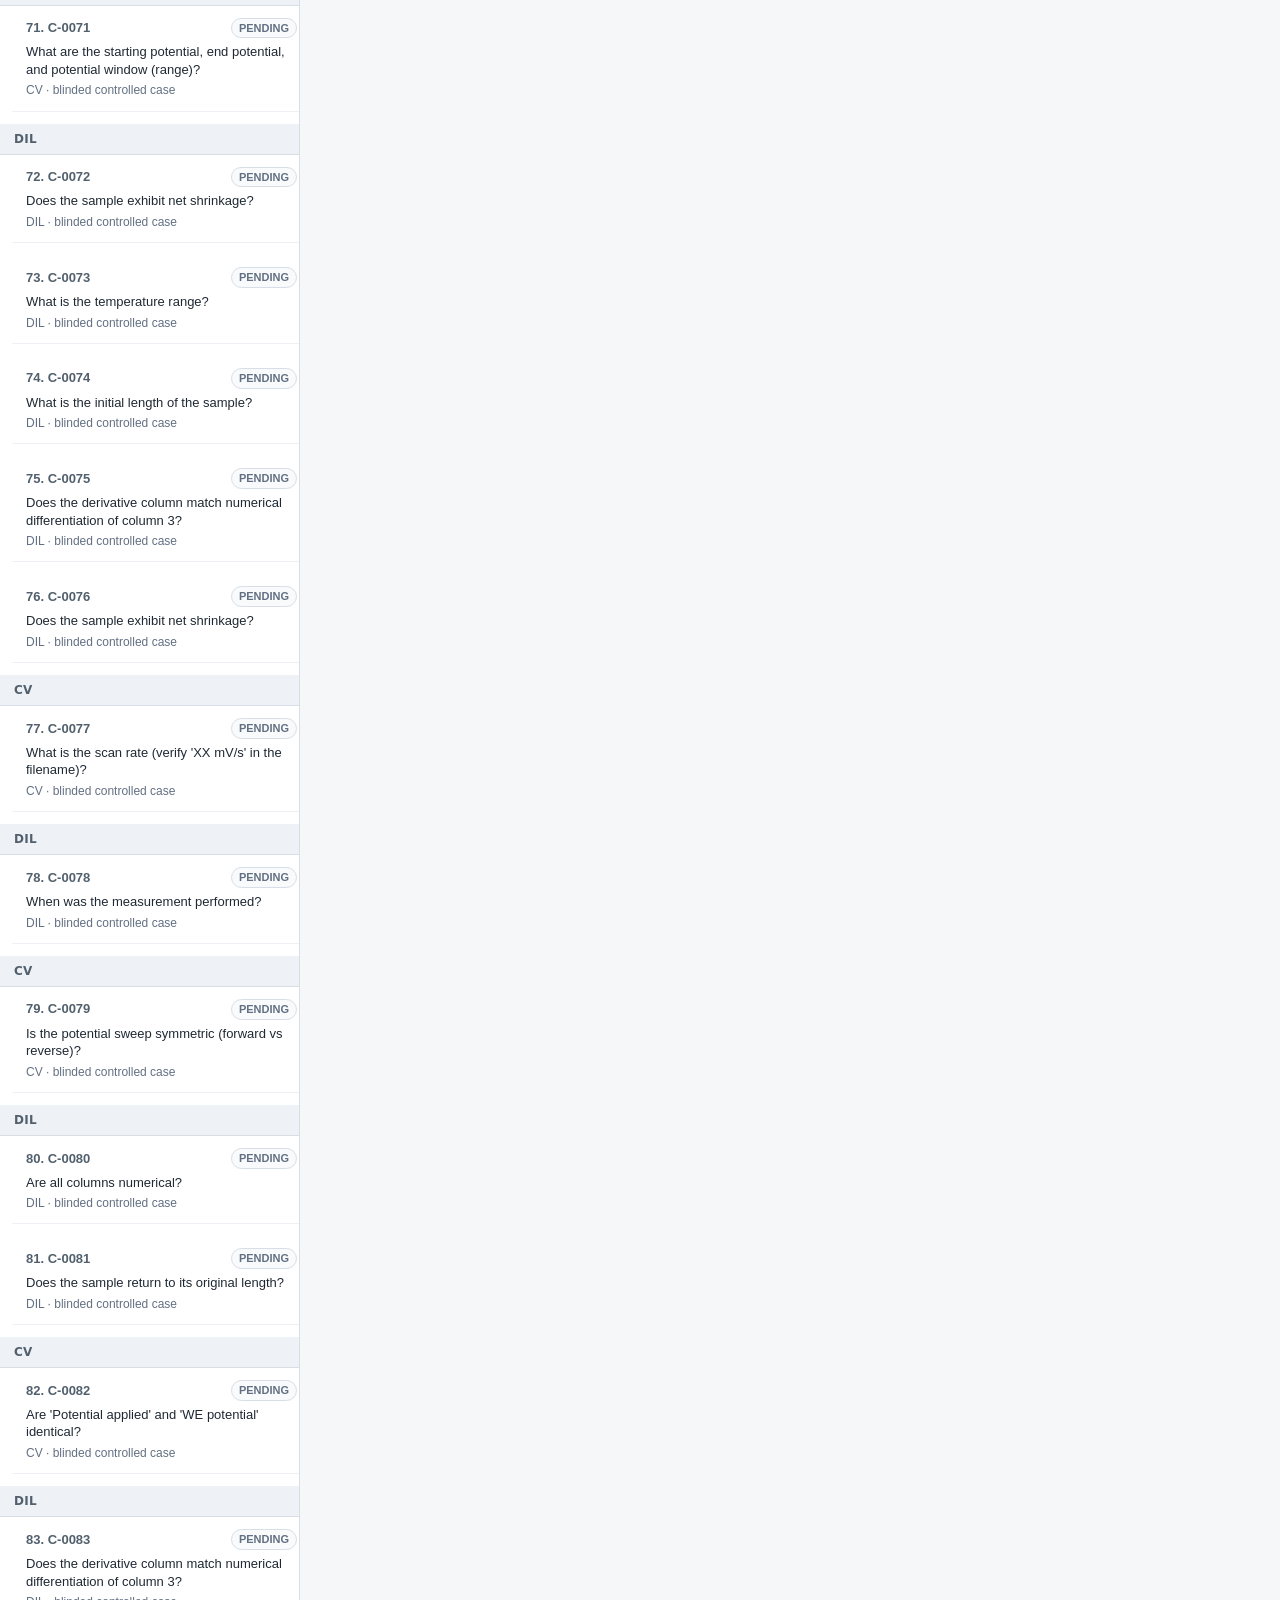
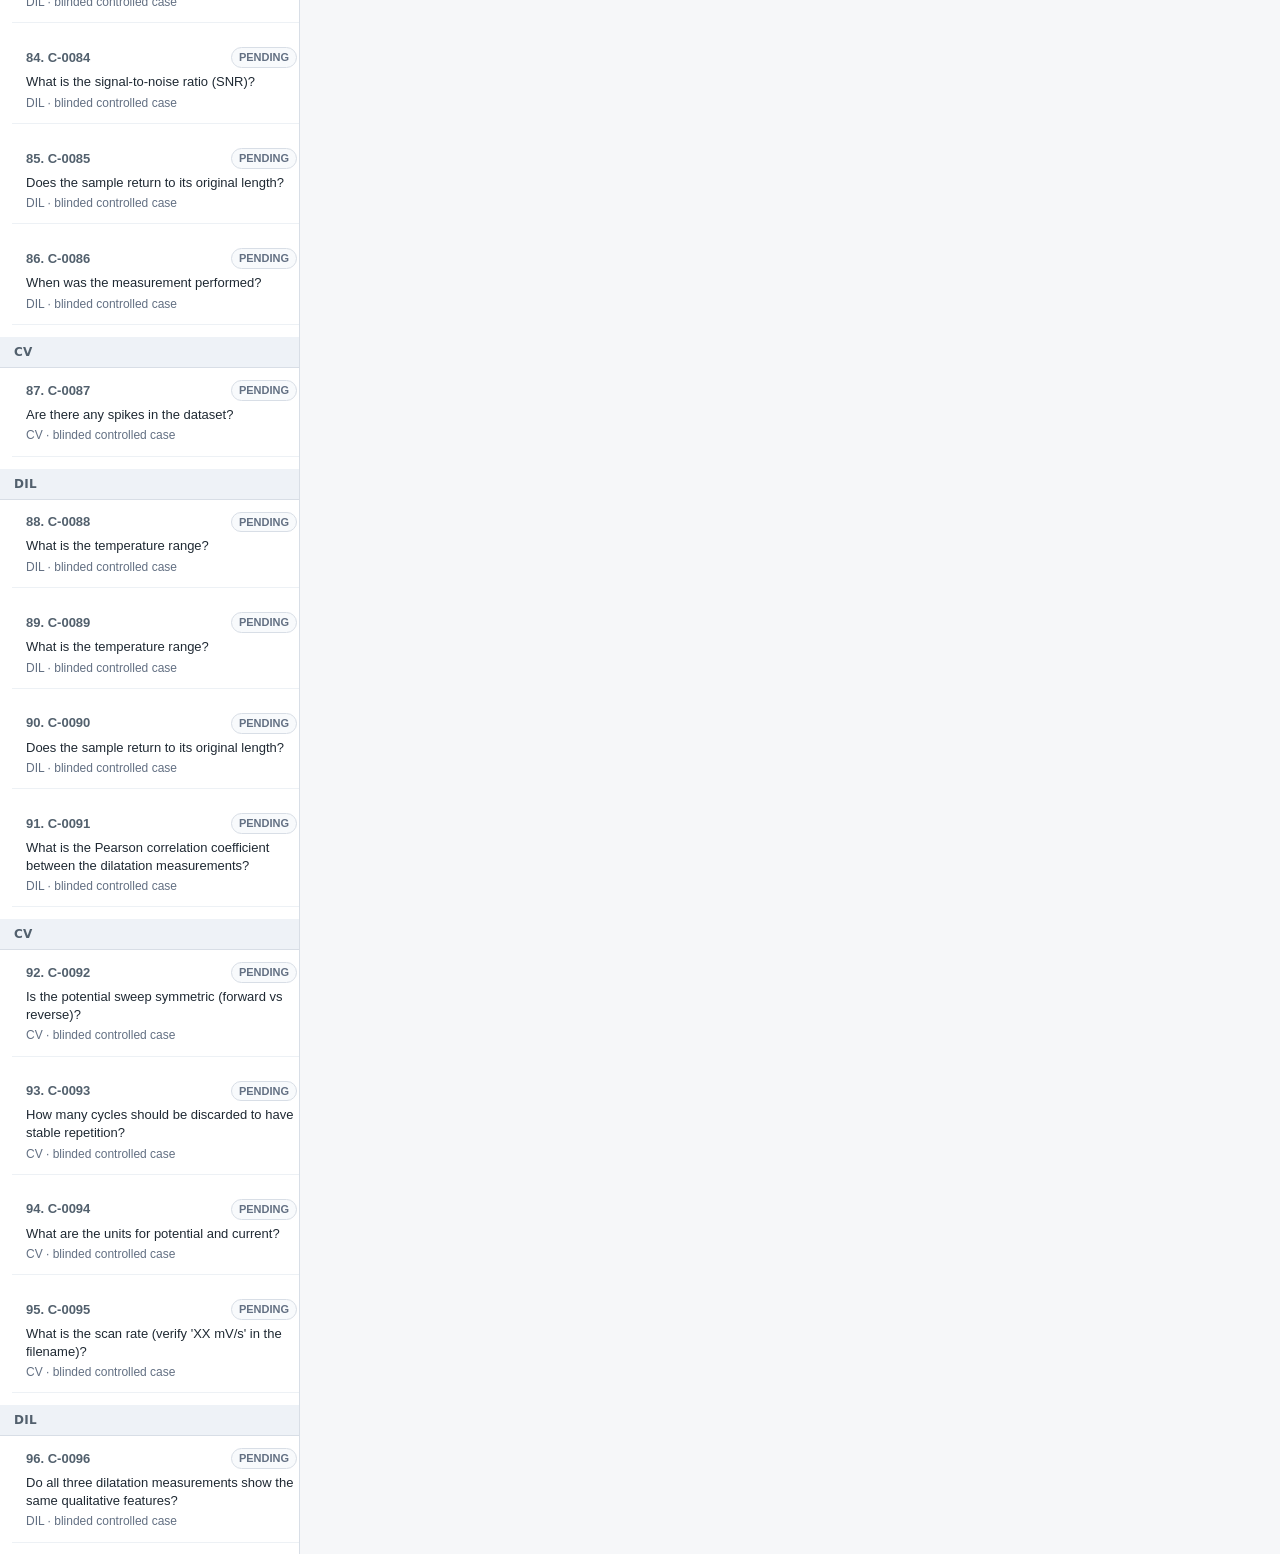
<file: docs/controlled-review/index.html>
<!doctype html>
<html lang="en">
  <head>
    <meta charset="utf-8" />
    <meta name="viewport" content="width=device-width, initial-scale=1" />
    <title>RQ1 Failure Review</title>
    <link rel="stylesheet" href="style.css" />
    
  </head>
  <body>
    <main class="app">
      <header class="topbar">
        <div>
          <h1>RQ1 Failure Review</h1>
          <p id="progressText">Load cases to start reviewing.</p>
        </div>
        <div class="reviewer-box">
          <label>
            Reviewer name
            <input id="reviewerId" type="text" placeholder="e.g. reviewer_01" />
          </label>
          <button id="importProgressBtn" type="button" class="secondary-action">Import Progress</button>
          <input id="importProgressFile" type="file" accept="application/json,.json" hidden />
          <button id="exportBtn" type="button">Export Progress</button>
        </div>
      </header>

      <section class="loader" hidden>
        <label>
          Controlled case packet
          <input id="packetUrl" type="text" />
        </label>
        <button id="loadBtn" type="button">Load</button>
        <label class="mode-label">
          Group by
          <select id="groupMode">
            <option value="domain">Domain</option>
            <option value="none">File order</option>
          </select>
        </label>
      </section>

      <section class="guide">
        <details open>
          <summary>Worked example: how to judge one case</summary>
          <div class="worked-example">
            <p class="example-disclaimer"><strong>Practice example only.</strong> This fictional example is not one of the 96 review cases.</p>
            <div class="term-explanation">
              <strong>Schema and metadata in this review</strong>
              <p><strong>Schema (section A)</strong> lists the fields available to the system. Each field states what can be stored and, when needed, how it can be read or calculated. A field or rule that is not shown is unavailable in that case.</p>
              <p><strong>Metadata (section B)</strong> lists the values and source-column references currently available from the source data. Metadata that is not shown is unavailable in that case.</p>
              <p>The exact <strong>Schema JSON</strong> and <strong>Metadata JSON</strong> are provided under sections A and B of every case and can be expanded for verification.</p>
              <p>If the source contains the required information but the schema has no suitable instruction for it, assess <strong>Missing capability (Schema Deficiency)</strong>.</p>
            </div>
            <div class="example-evidence">
              <div><strong>Question</strong><span>What is the maximum temperature?</span></div>
              <div><strong>Available source file</strong><span>The file contains a <code>Temperature (°C)</code> column.</span></div>
              <div><strong>A. Schema fields available to the system</strong><span>The schema has fields for time and length, but no field or calculation rule for maximum temperature.</span></div>
              <div><strong>B. Metadata available from the current source data</strong><span>The permitted source file contains the temperature column.</span></div>
              <div><strong>C. Answer produced</strong><span>No answer.</span></div>
              <div><strong>D. Evaluator decision</strong><span>The answer was rejected.</span></div>
            </div>
            <div class="example-reasoning">
              <h3>How to decide</h3>
              <ol>
                <li>The question requires the maximum temperature.</li>
                <li>The permitted source file contains temperature data, so the source information is not missing.</li>
                <li>Section A has no instruction for storing or calculating maximum temperature.</li>
                <li>The missing instruction explains why the system could not answer.</li>
              </ol>
            </div>
            <div class="example-result" aria-label="Example judgments">
              <div><strong>Missing capability (Schema Deficiency)</strong><span class="example-yes">Yes</span></div>
              <div><strong>Missing source information (Data Gap)</strong><span>No</span></div>
              <div><strong>Answer-use problem (Reasoning Failure)</strong><span>No</span></div>
              <div><strong>Wrong rejection (Evaluation Failure)</strong><span>No</span></div>
            </div>
            <div class="failure-comparison">
              <h3>The simplest way to distinguish the four causes</h3>
              <p class="comparison-order"><strong>Check:</strong> Schema instructions → source/metadata → answer → rejection.</p>
              <div class="failure-table" role="table" aria-label="Comparison of the four failure causes">
                <div class="failure-table-head" role="row">
                  <strong role="columnheader">Cause</strong>
                  <strong role="columnheader">Schema</strong>
                  <strong role="columnheader">Source and metadata</strong>
                  <strong role="columnheader">Answer</strong>
                  <strong role="columnheader">Rejection</strong>
                </div>
                <div role="row">
                  <strong role="cell">Schema Deficiency</strong>
                  <span role="cell">Required field or rule is missing</span>
                  <span role="cell">Required source information is available</span>
                  <span role="cell">May be “No answer”</span>
                  <span role="cell">Rejecting the answer can be justified</span>
                </div>
                <div role="row">
                  <strong role="cell">Data Gap</strong>
                  <span role="cell">Required field and rule are available</span>
                  <span role="cell">Required information is missing</span>
                  <span role="cell">May be “No answer”</span>
                  <span role="cell">Rejecting the answer can be justified</span>
                </div>
                <div role="row">
                  <strong role="cell">Reasoning Failure</strong>
                  <span role="cell">Required field and rule are available</span>
                  <span role="cell">Required information is available</span>
                  <span role="cell">Wrong, contradictory or missing</span>
                  <span role="cell">Rejecting the answer can be justified</span>
                </div>
                <div role="row">
                  <strong role="cell">Evaluation Failure</strong>
                  <span role="cell">Required field and rule are available</span>
                  <span role="cell">Required information is available</span>
                  <span role="cell">Correct and supported</span>
                  <span role="cell">Correct answer is rejected</span>
                </div>
              </div>
              <p class="independent-note">Assess all four causes separately. Choose Yes only when the shown case satisfies the full row for that cause.</p>
            </div>
            <p class="cannot-decide-note"><strong>Choose Cannot decide</strong> when the page does not provide enough information to verify a condition. Do not choose Yes merely because C says “No answer.”</p>
          </div>
        </details>
      </section>

      <section class="layout">
        <aside>
          <div class="sidebar-head">
            <div class="sidebar-title">Progress</div>
            <div id="sidebarProgress" class="sidebar-progress">0/0 done</div>
          </div>
          <div id="caseList" class="case-list"></div>
        </aside>
        <article id="caseView" class="case-view"></article>
      </section>
    </main>
    <script>
      window.RQ1_REVIEW_CONFIG = {
        defaultPath: "blinded_cases.json",
        storageKey: "rq1-forward-controlled-benchmark-review-v2",
        protocol: "rq1-forward-controlled-benchmark-blind-expert-audit-v1",
        progressLabel: "review cases",
        progressVerb: "reviewed",
        usePreviousAnnotations: false,
        sourceFilesDownloadable: false,
        controlledDatasetBase: "datasets/",
        originalDatasetBase: "datasets/"
      };
    </script>
    <script src="app.js"></script>
  </body>
</html>
</file>
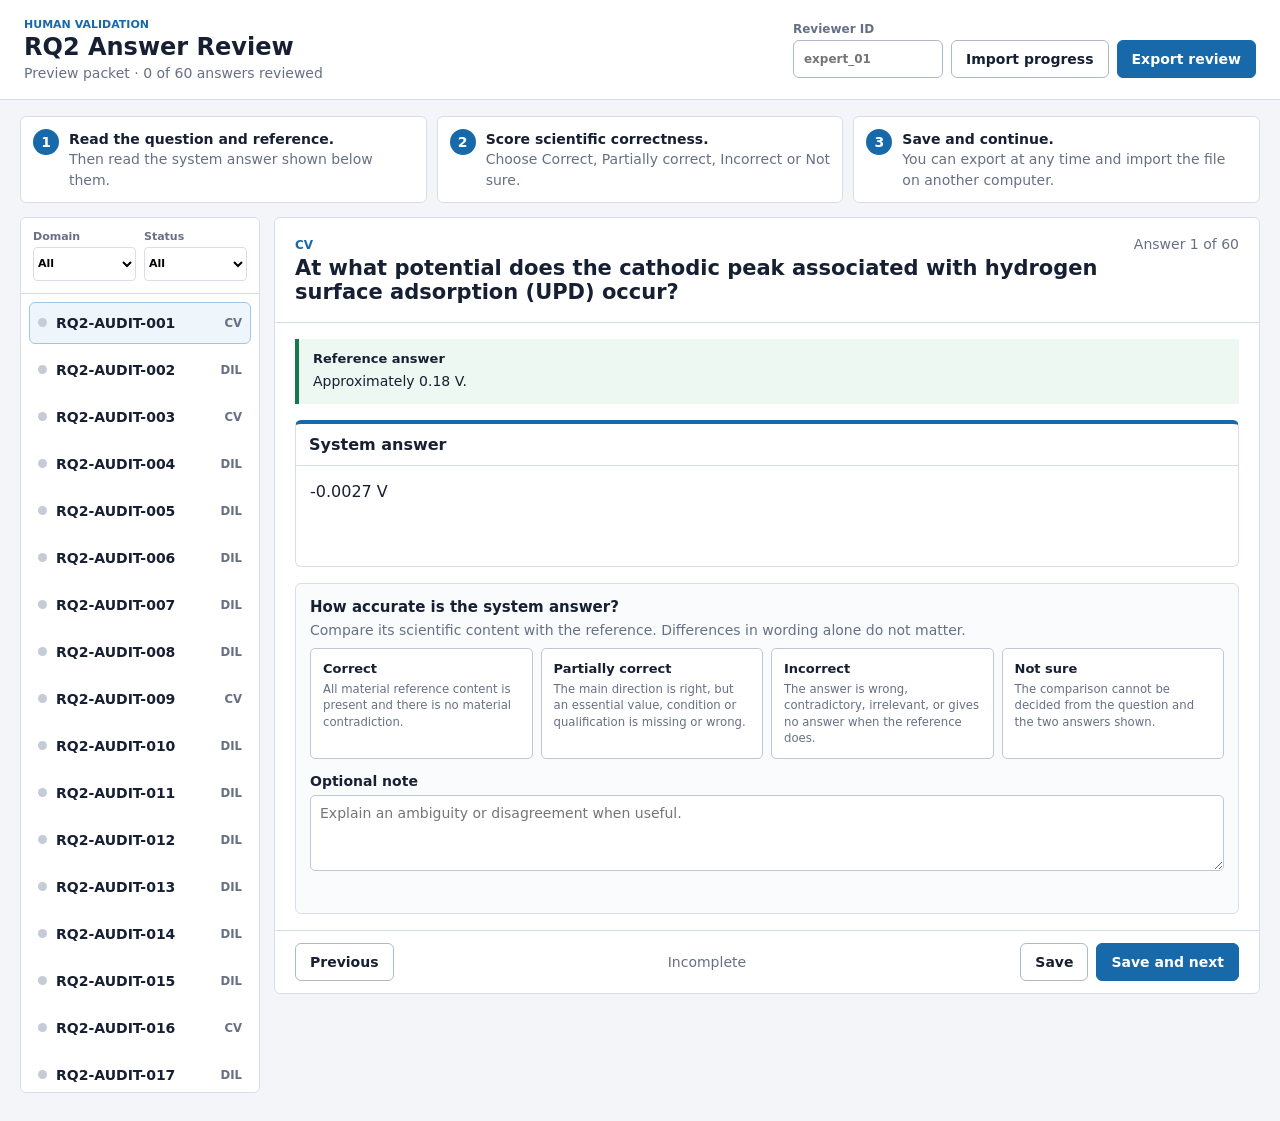
<file: docs/rq2-answer-review/index.html>
<!doctype html>
<html lang="en">
  <head>
    <meta charset="utf-8" />
    <meta name="viewport" content="width=device-width, initial-scale=1" />
    <title>RQ2 Answer Review</title>
    <link rel="stylesheet" href="style.css" />
  </head>
  <body>
    <header class="topbar">
      <div>
        <p class="eyebrow">Human validation</p>
        <h1>RQ2 Answer Review</h1>
        <p id="progressText">Loading review packet...</p>
      </div>
      <div class="toolbar">
        <label class="reviewer-field">
          Reviewer ID
          <input id="reviewerId" type="text" placeholder="expert_01" autocomplete="off" />
        </label>
        <button id="importBtn" class="secondary" type="button">Import progress</button>
        <input id="importFile" type="file" accept="application/json,.json" hidden />
        <button id="exportBtn" type="button">Export review</button>
      </div>
    </header>

    <main class="app-shell">
      <section class="guide">
        <div class="guide-step"><span>1</span><p><strong>Read the question and reference.</strong><br />Then read the system answer shown below them.</p></div>
        <div class="guide-step"><span>2</span><p><strong>Score scientific correctness.</strong><br />Choose Correct, Partially correct, Incorrect or Not sure.</p></div>
        <div class="guide-step"><span>3</span><p><strong>Save and continue.</strong><br />You can export at any time and import the file on another computer.</p></div>
      </section>

      <div class="workspace">
        <aside class="sidebar">
          <div class="filters">
            <label>Domain<select id="domainFilter"><option value="all">All</option><option value="CV">CV</option><option value="DIL">DIL</option></select></label>
            <label>Status<select id="statusFilter"><option value="all">All</option><option value="pending">Pending</option><option value="complete">Complete</option></select></label>
          </div>
          <div id="pairList" class="pair-list"></div>
        </aside>

        <article id="reviewView" class="review-view" aria-live="polite"></article>
      </div>
    </main>

    <script src="app.js"></script>
  </body>
</html>
</file>
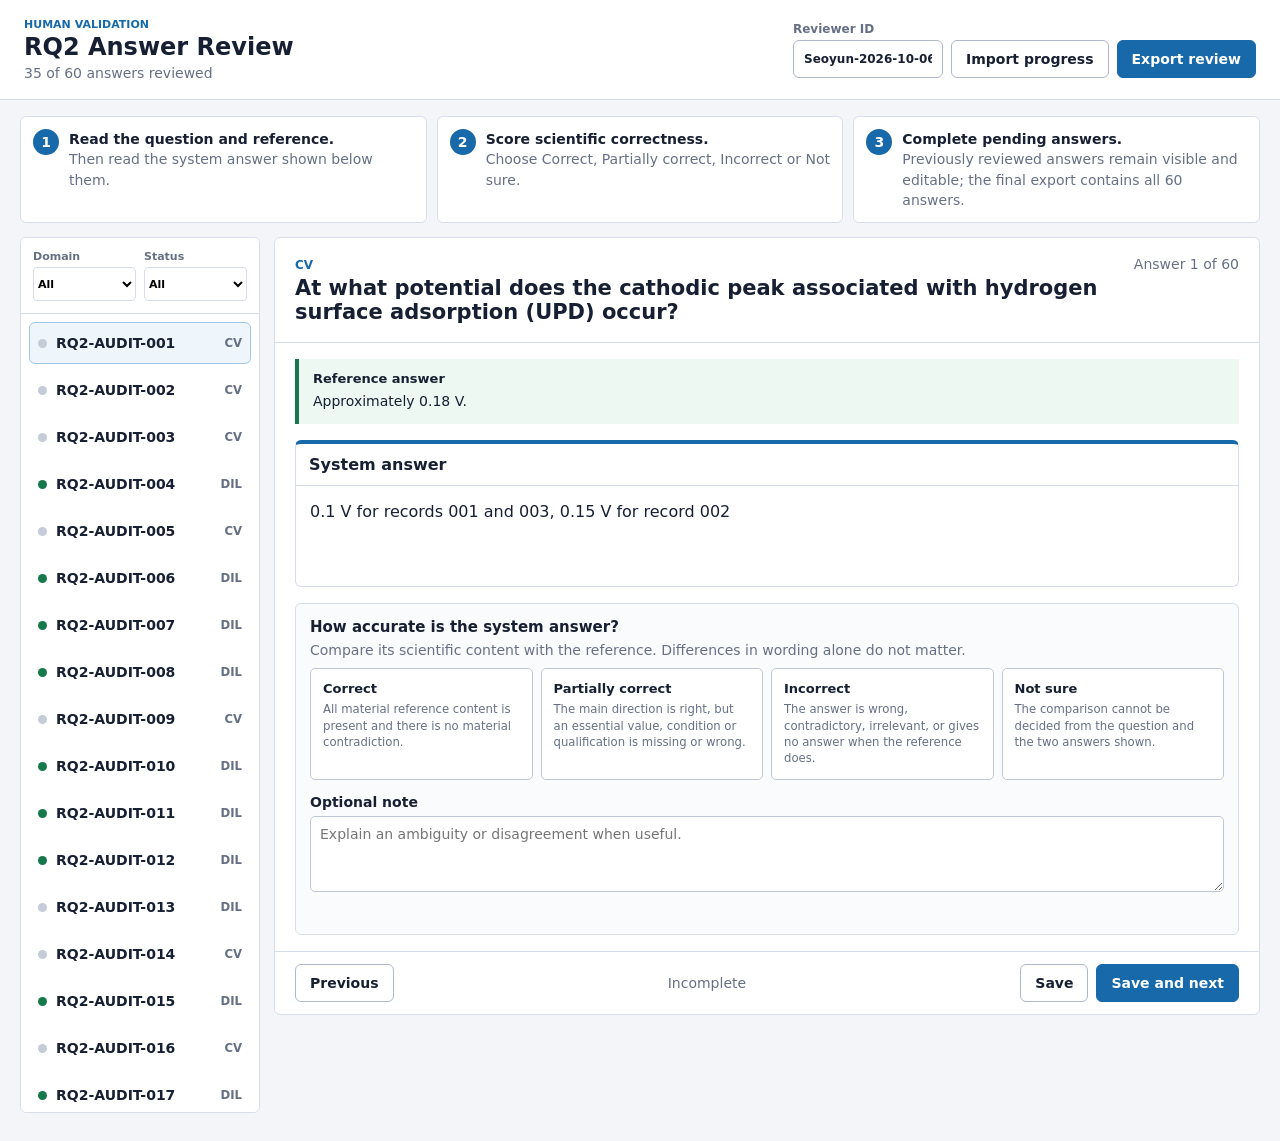
<file: docs/rq2-human-audit/index.html>
<!doctype html>
<html lang="en">
  <head>
    <meta charset="utf-8" />
    <meta name="viewport" content="width=device-width, initial-scale=1" />
    <title>RQ2 Answer Review</title>
    <link rel="stylesheet" href="style.css" />
  </head>
  <body>
    <header class="topbar">
      <div>
        <p class="eyebrow">Human validation</p>
        <h1>RQ2 Answer Review</h1>
        <p id="progressText">Loading review packet...</p>
      </div>
      <div class="toolbar">
        <label class="reviewer-field">
          Reviewer ID
          <input id="reviewerId" type="text" placeholder="expert_01" autocomplete="off" />
        </label>
        <button id="importBtn" class="secondary" type="button">Import progress</button>
        <input id="importFile" type="file" accept="application/json,.json" hidden />
        <button id="exportBtn" type="button">Export review</button>
      </div>
    </header>

    <main class="app-shell">
      <section class="guide">
        <div class="guide-step"><span>1</span><p><strong>Read the question and reference.</strong><br />Then read the system answer shown below them.</p></div>
        <div class="guide-step"><span>2</span><p><strong>Score scientific correctness.</strong><br />Choose Correct, Partially correct, Incorrect or Not sure.</p></div>
        <div class="guide-step"><span>3</span><p><strong>Complete pending answers.</strong><br />Previously reviewed answers remain visible and editable; the final export contains all 60 answers.</p></div>
      </section>

      <div class="workspace">
        <aside class="sidebar">
          <div class="filters">
            <label>Domain<select id="domainFilter"><option value="all">All</option><option value="CV">CV</option><option value="DIL">DIL</option></select></label>
            <label>Status<select id="statusFilter"><option value="all">All</option><option value="pending">Pending</option><option value="complete">Complete</option></select></label>
          </div>
          <div id="pairList" class="pair-list"></div>
        </aside>

        <article id="reviewView" class="review-view" aria-live="polite"></article>
      </div>
    </main>

    <script src="app.js"></script>
  </body>
</html>
</file>
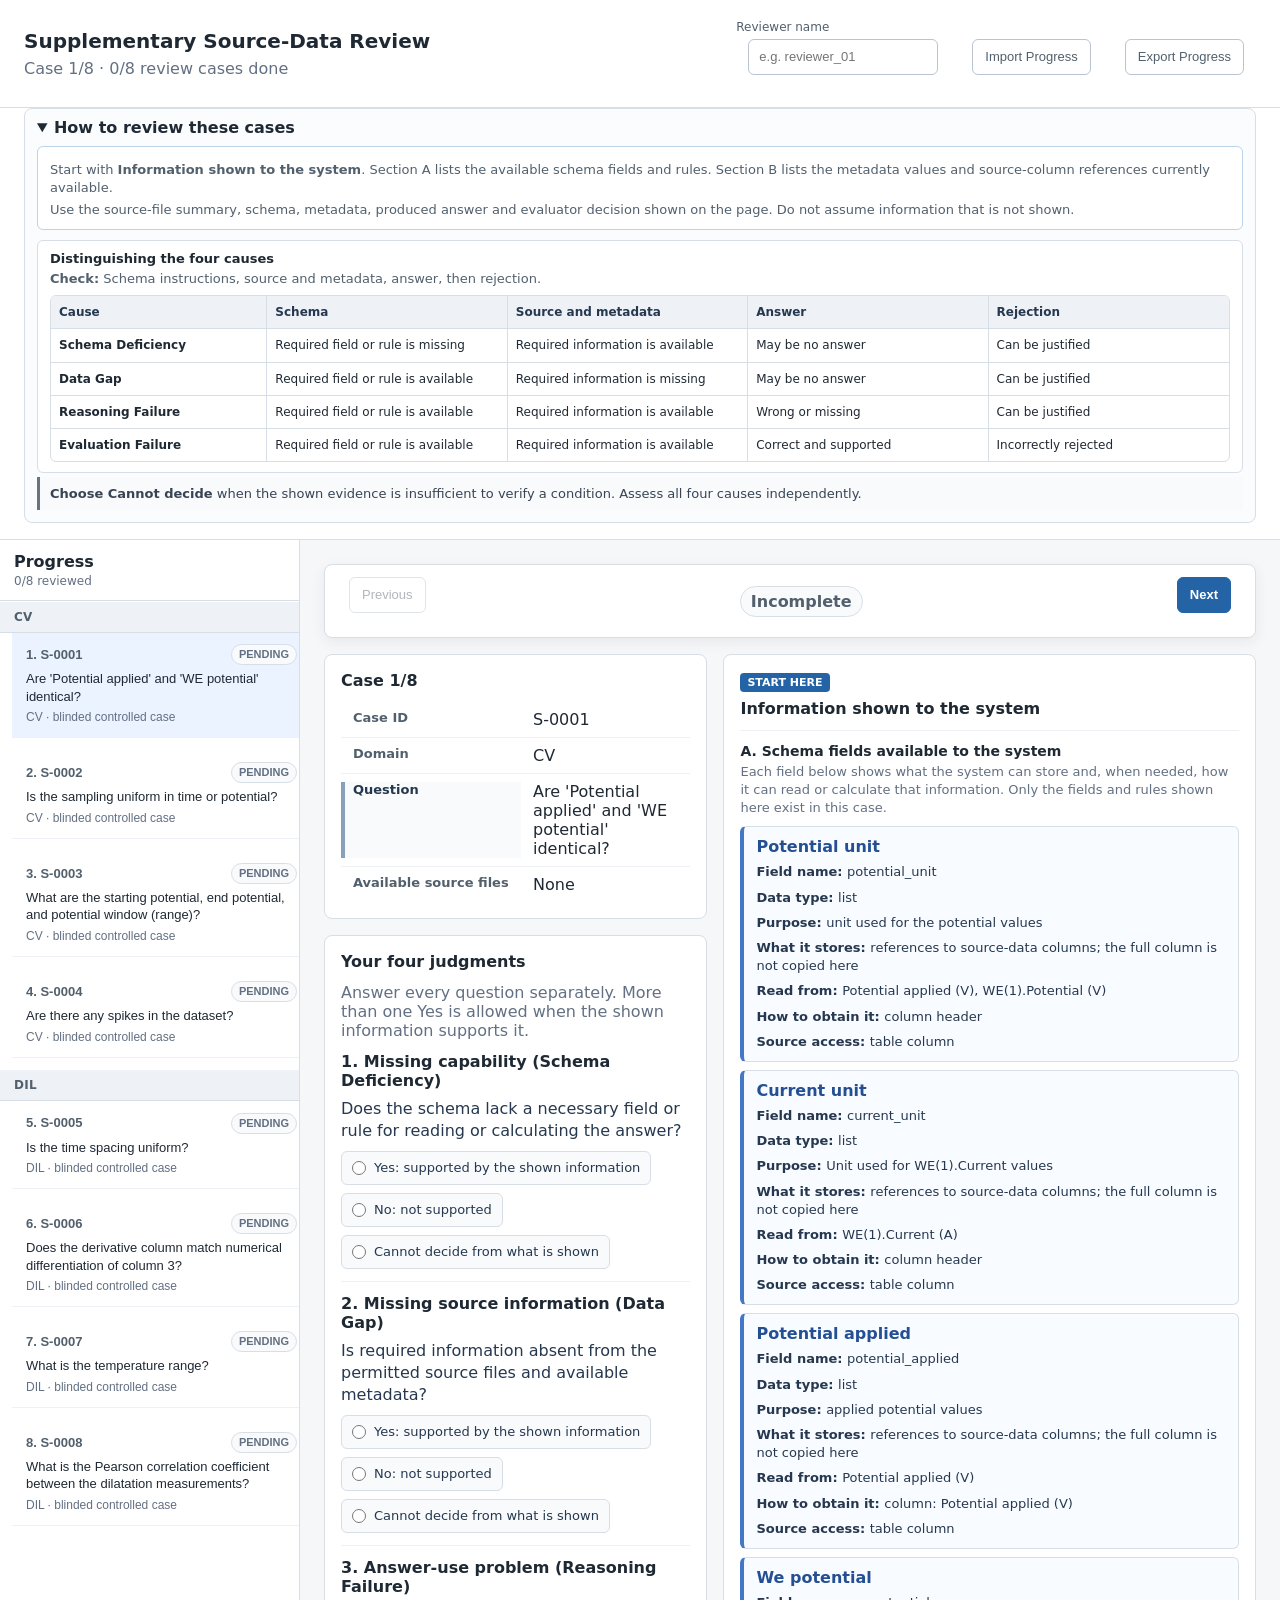
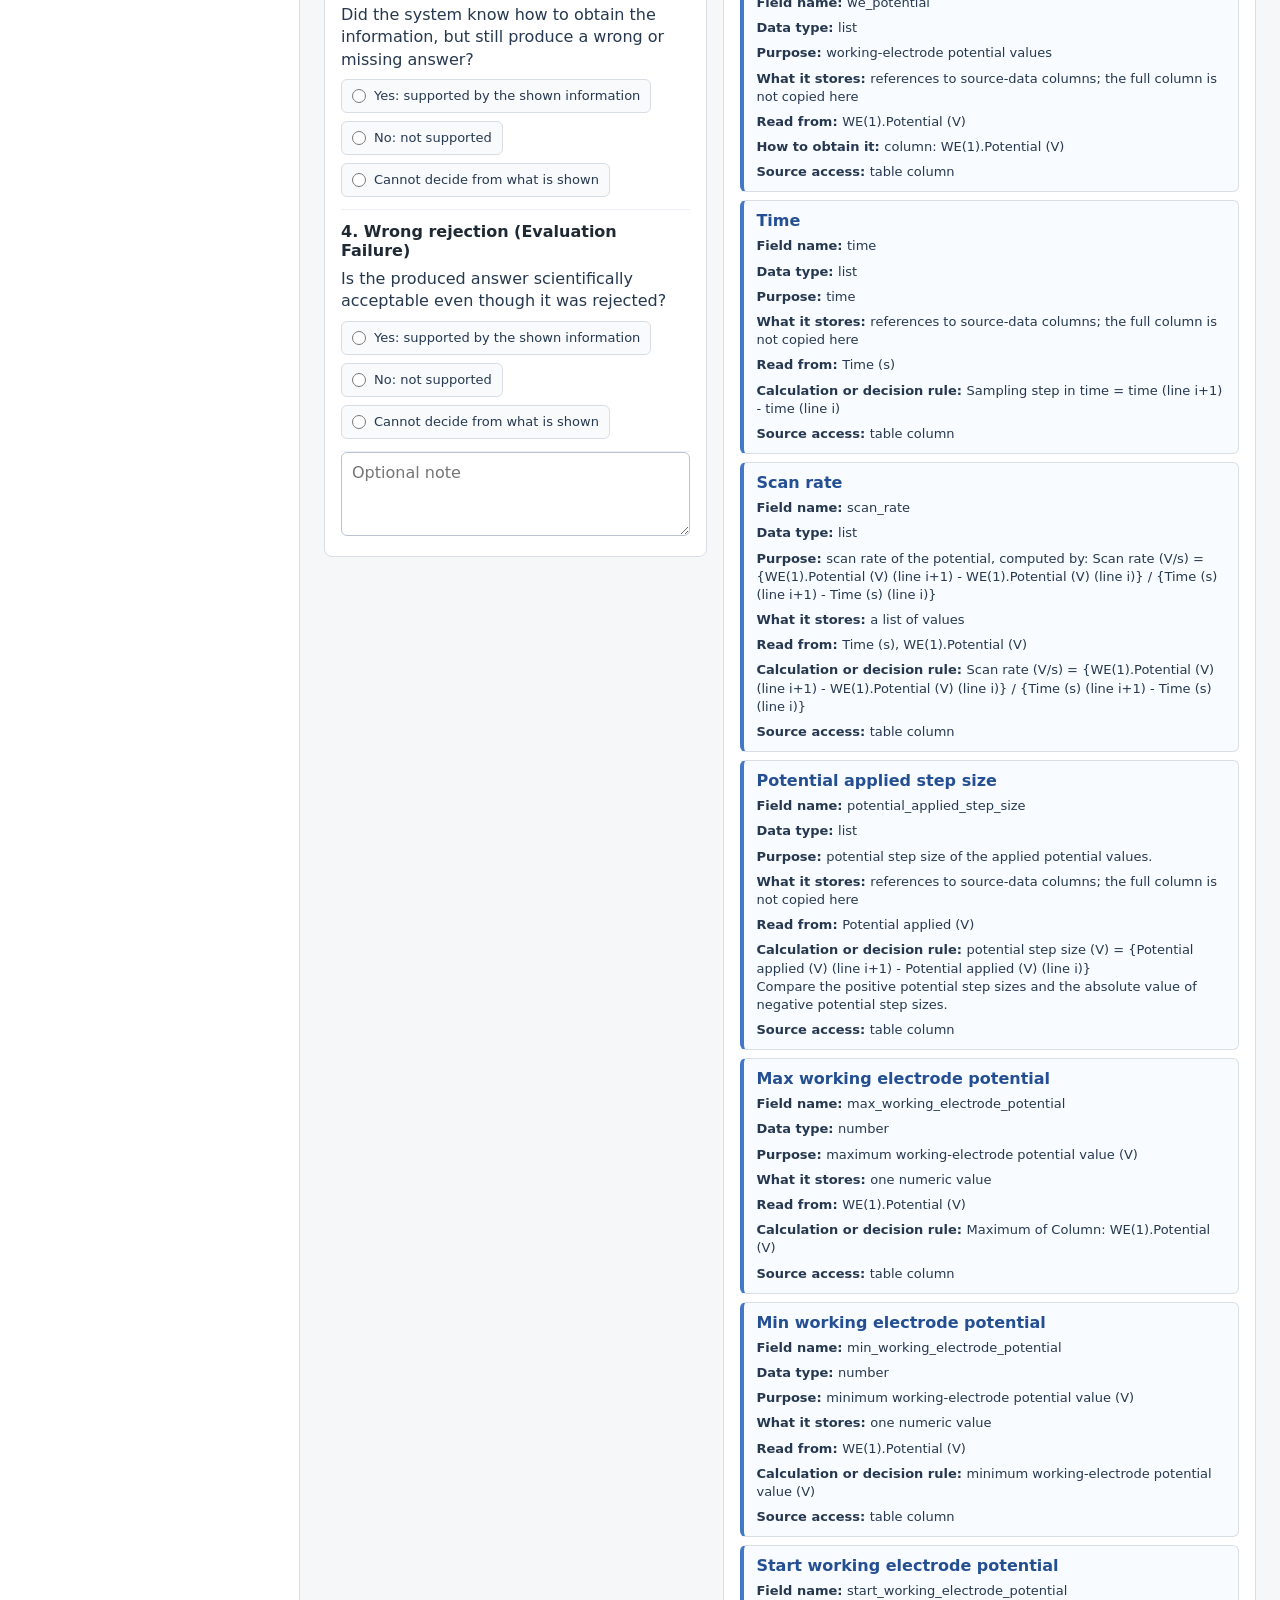
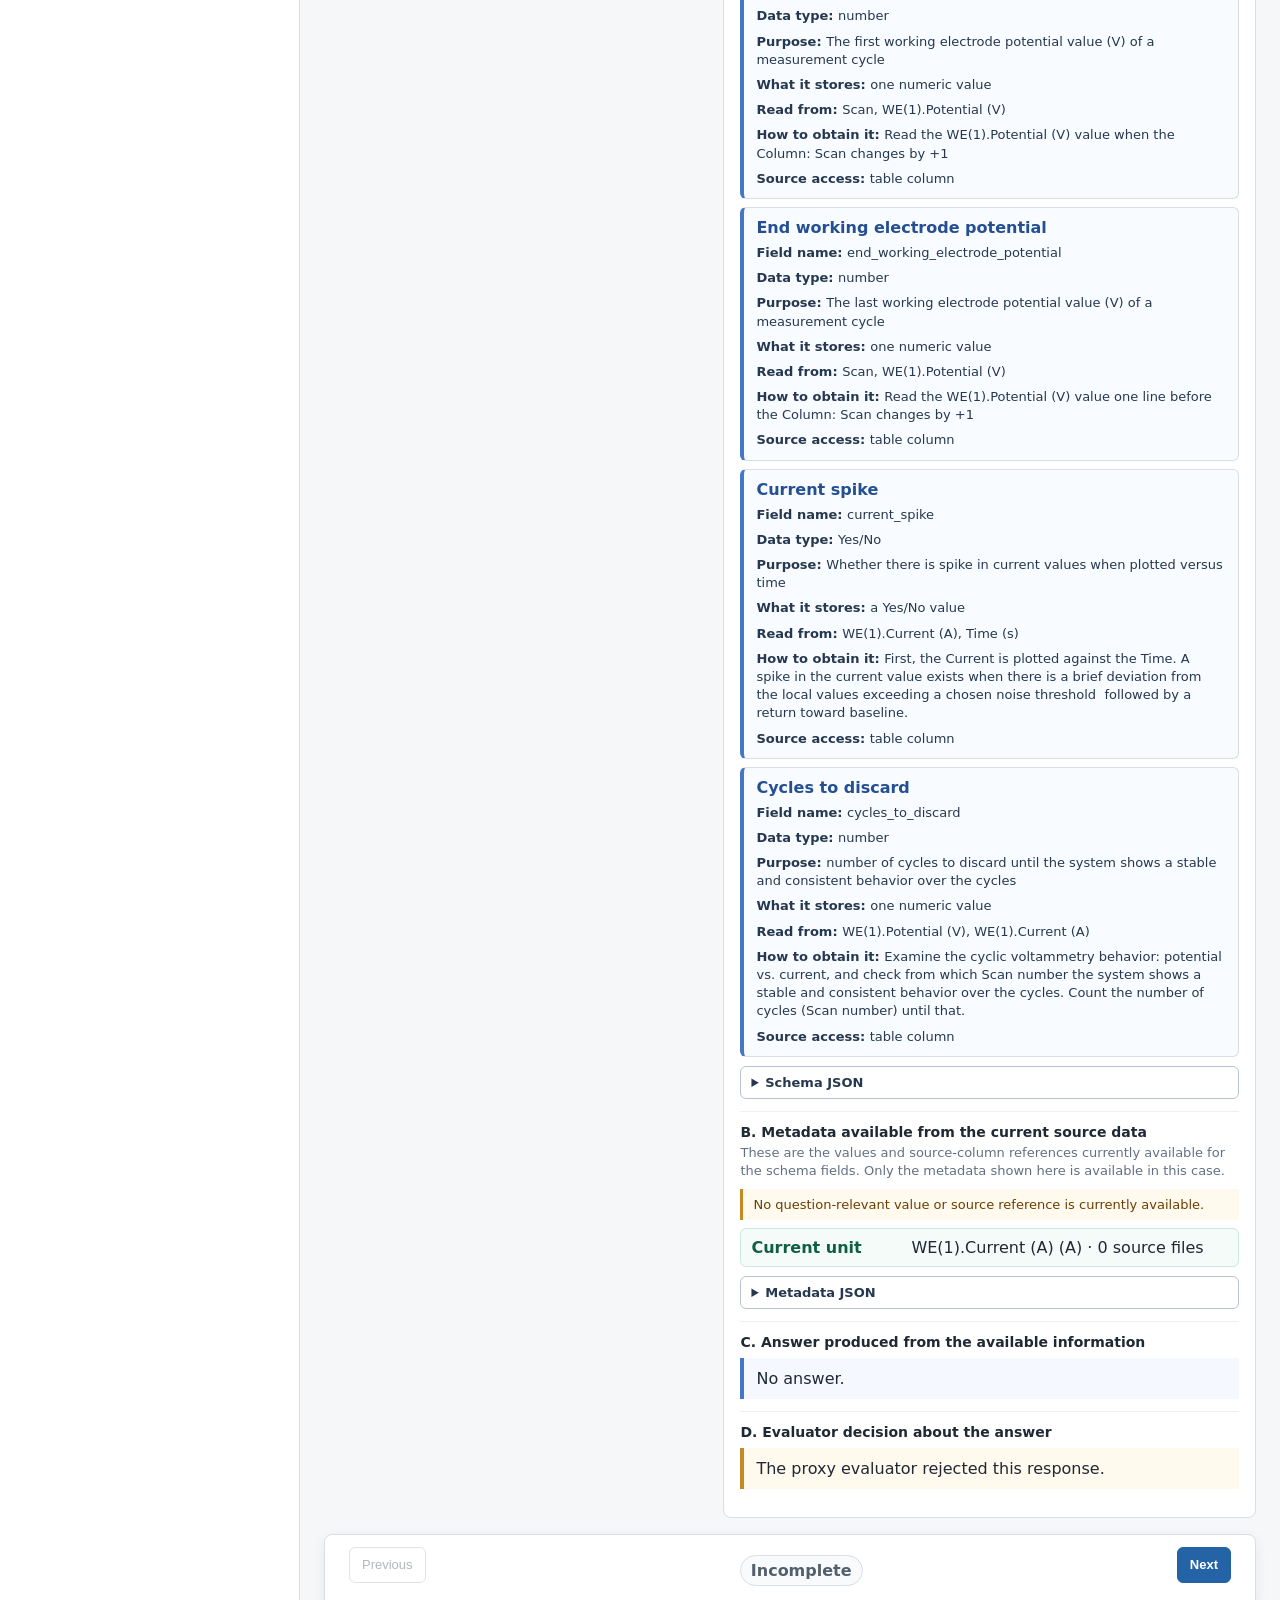
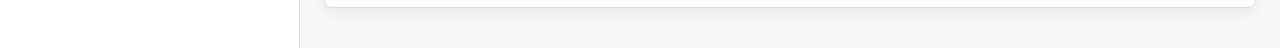
<file: docs/supplementary-source-review/index.html>
<!doctype html>
<html lang="en">
  <head>
    <meta charset="utf-8" />
    <meta name="viewport" content="width=device-width, initial-scale=1" />
    <title>Supplementary Source-Data Review</title>
    <link rel="stylesheet" href="../controlled-review/style.css" />
  </head>
  <body>
    <main class="app">
      <header class="topbar">
        <div>
          <h1>Supplementary Source-Data Review</h1>
          <p id="progressText">Load cases to start reviewing.</p>
        </div>
        <div class="reviewer-box">
          <label>
            Reviewer name
            <input id="reviewerId" type="text" placeholder="e.g. reviewer_01" />
          </label>
          <button id="importProgressBtn" type="button" class="secondary-action">Import Progress</button>
          <input id="importProgressFile" type="file" accept="application/json,.json" hidden />
          <button id="exportBtn" type="button">Export Progress</button>
        </div>
      </header>

      <section class="loader" hidden>
        <label>
          Review packet
          <input id="packetUrl" type="text" />
        </label>
        <button id="loadBtn" type="button">Load</button>
        <label class="mode-label">
          Group by
          <select id="groupMode">
            <option value="domain">Domain</option>
            <option value="none">File order</option>
          </select>
        </label>
      </section>

      <section class="guide">
        <details open>
          <summary>How to review these cases</summary>
          <div class="worked-example">
            <div class="term-explanation">
              <p>Start with <strong>Information shown to the system</strong>. Section A lists the available schema fields and rules. Section B lists the metadata values and source-column references currently available.</p>
              <p>Use the source-file summary, schema, metadata, produced answer and evaluator decision shown on the page. Do not assume information that is not shown.</p>
            </div>
            <div class="failure-comparison">
              <h3>Distinguishing the four causes</h3>
              <p class="comparison-order"><strong>Check:</strong> Schema instructions, source and metadata, answer, then rejection.</p>
              <div class="failure-table" role="table" aria-label="Comparison of the four failure causes">
                <div class="failure-table-head" role="row">
                  <strong role="columnheader">Cause</strong>
                  <strong role="columnheader">Schema</strong>
                  <strong role="columnheader">Source and metadata</strong>
                  <strong role="columnheader">Answer</strong>
                  <strong role="columnheader">Rejection</strong>
                </div>
                <div role="row">
                  <strong role="cell">Schema Deficiency</strong>
                  <span role="cell">Required field or rule is missing</span>
                  <span role="cell">Required information is available</span>
                  <span role="cell">May be no answer</span>
                  <span role="cell">Can be justified</span>
                </div>
                <div role="row">
                  <strong role="cell">Data Gap</strong>
                  <span role="cell">Required field or rule is available</span>
                  <span role="cell">Required information is missing</span>
                  <span role="cell">May be no answer</span>
                  <span role="cell">Can be justified</span>
                </div>
                <div role="row">
                  <strong role="cell">Reasoning Failure</strong>
                  <span role="cell">Required field or rule is available</span>
                  <span role="cell">Required information is available</span>
                  <span role="cell">Wrong or missing</span>
                  <span role="cell">Can be justified</span>
                </div>
                <div role="row">
                  <strong role="cell">Evaluation Failure</strong>
                  <span role="cell">Required field or rule is available</span>
                  <span role="cell">Required information is available</span>
                  <span role="cell">Correct and supported</span>
                  <span role="cell">Incorrectly rejected</span>
                </div>
              </div>
            </div>
            <p class="cannot-decide-note"><strong>Choose Cannot decide</strong> when the shown evidence is insufficient to verify a condition. Assess all four causes independently.</p>
          </div>
        </details>
      </section>

      <section class="layout">
        <aside>
          <div class="sidebar-head">
            <div class="sidebar-title">Progress</div>
            <div id="sidebarProgress" class="sidebar-progress">0/0 done</div>
          </div>
          <div id="caseList" class="case-list"></div>
        </aside>
        <article id="caseView" class="case-view"></article>
      </section>
    </main>
    <script>
      window.RQ1_REVIEW_CONFIG = {
        defaultPath: "review_cases.json",
        storageKey: "rq1-supplementary-source-data-review-v3",
        protocol: "rq1-supplementary-source-data-blind-audit-v3",
        progressLabel: "review cases",
        progressVerb: "reviewed",
        usePreviousAnnotations: false,
        sourceFilesDownloadable: false,
        caseDescriptor: "supplementary blinded case",
        exportFilenamePrefix: "supplementary_source_review",
        showRouteWarnings: false,
        emptyMetadataMessage: "",
        controlledDatasetBase: "datasets/",
        originalDatasetBase: "datasets/"
      };
    </script>
    <script src="../controlled-review/app.js"></script>
  </body>
</html>
</file>
<file: docs/baseline-review/style.css>
:root {
  color-scheme: light;
  font-family: Inter, ui-sans-serif, system-ui, -apple-system, BlinkMacSystemFont, "Segoe UI", sans-serif;
  color: #172033;
  background: #f3f5f8;
  font-synthesis: none;
}

* { box-sizing: border-box; }
body { margin: 0; }
button, input, select, textarea { font: inherit; }
button { cursor: pointer; }

.app { min-height: 100vh; }
.topbar {
  display: flex;
  justify-content: space-between;
  gap: 24px;
  padding: 18px 24px;
  border-bottom: 1px solid #d6dce6;
  background: #fff;
}
.topbar h1 { margin: 0; font-size: 22px; letter-spacing: 0; }
.topbar p { margin: 5px 0 0; color: #667085; font-size: 14px; }
.reviewer-tools { display: flex; align-items: end; gap: 8px; flex-wrap: wrap; }
.reviewer-tools label { display: grid; gap: 5px; color: #475467; font-size: 12px; font-weight: 700; }
.reviewer-tools input { width: 180px; }

input, select, textarea {
  border: 1px solid #cbd3df;
  border-radius: 4px;
  background: #fff;
  color: #172033;
}
input, select { min-height: 36px; padding: 7px 9px; }
textarea { width: 100%; min-height: 88px; padding: 9px 10px; resize: vertical; line-height: 1.45; }
input:focus, select:focus, textarea:focus { outline: 2px solid #9bc3ef; outline-offset: 1px; border-color: #2463a8; }

button {
  min-height: 36px;
  padding: 7px 12px;
  border: 1px solid #2463a8;
  border-radius: 4px;
  background: #2463a8;
  color: #fff;
  font-weight: 700;
}
button.secondary { border-color: #c5ceda; background: #fff; color: #344054; }
button:disabled { cursor: default; opacity: 0.45; }
.button-link {
  display: inline-flex;
  align-items: center;
  min-height: 36px;
  padding: 7px 12px;
  border: 1px solid #2463a8;
  border-radius: 4px;
  background: #2463a8;
  color: #fff;
  font-size: 13px;
  font-weight: 700;
  text-decoration: none;
}
.button-link.secondary { border-color: #c5ceda; background: #fff; color: #344054; }

.protocol-note {
  display: grid;
  grid-template-columns: auto minmax(240px, 1fr);
  align-items: center;
  gap: 16px;
  margin: 14px 24px;
  padding: 12px 14px;
  border: 1px solid #b8c8dc;
  border-left: 4px solid #2463a8;
  background: #f7fbff;
  font-size: 13px;
  line-height: 1.45;
}
.protocol-note span { color: #526174; }

.quick-start, .review-guide {
  margin: 0 24px 14px;
  border: 1px solid #d6dce6;
  border-radius: 6px;
  background: #fff;
}
.quick-start { padding: 14px; }
.quick-start-heading { display: flex; justify-content: space-between; align-items: start; gap: 16px; }
.quick-start-heading > div { display: grid; gap: 3px; }
.quick-start-heading strong { font-size: 16px; }
.quick-start-heading span { color: #667085; font-size: 13px; line-height: 1.4; }
.quick-start-heading a, .review-guide a { color: #1e5d9f; font-size: 12px; font-weight: 700; }
.quick-steps {
  display: grid;
  grid-template-columns: repeat(5, minmax(0, 1fr));
  gap: 8px;
  margin: 12px 0 0;
  padding: 0;
  list-style: none;
  counter-reset: quick-step;
}
.quick-steps.three-steps { grid-template-columns: repeat(3, minmax(0, 1fr)); }
.quick-steps li {
  position: relative;
  min-height: 92px;
  padding: 10px 9px 9px 38px;
  border: 1px solid #dce2ea;
  border-radius: 4px;
  background: #fafbfc;
  counter-increment: quick-step;
}
.quick-steps li::before {
  content: counter(quick-step);
  position: absolute;
  top: 9px;
  left: 9px;
  display: grid;
  place-items: center;
  width: 21px;
  height: 21px;
  border-radius: 50%;
  background: #2463a8;
  color: #fff;
  font-size: 11px;
  font-weight: 800;
}
.quick-steps strong, .quick-steps span { display: block; }
.quick-steps strong { margin-bottom: 4px; font-size: 12px; }
.quick-steps span { color: #667085; font-size: 11px; line-height: 1.35; }

.review-guide { scroll-margin-top: 12px; }
.review-guide > summary {
  padding: 13px 14px;
  color: #234e7c;
  font-size: 14px;
  font-weight: 800;
  cursor: pointer;
}
.review-guide[open] > summary { border-bottom: 1px solid #e2e7ed; }
.guide-content { display: grid; grid-template-columns: 1fr 1fr; gap: 18px 24px; padding: 18px; }
.guide-content section:first-child, .guide-content section:nth-child(3), .guide-content section:nth-child(4) { grid-column: 1 / -1; }
.guide-content h2 { margin: 0 0 8px; font-size: 15px; }
.guide-content h3 { margin: 0 0 6px; font-size: 12px; }
.guide-content p, .guide-content li, .guide-content dd { color: #526174; font-size: 12px; line-height: 1.5; }
.guide-content p { margin: 0; }
.guide-content ol, .guide-content ul { margin: 7px 0 0; padding-left: 19px; }
.guide-content code { font-family: ui-monospace, SFMono-Regular, Menlo, Consolas, monospace; color: #243f5e; }
.route-chain { display: flex; align-items: center; gap: 7px; flex-wrap: wrap; margin-top: 12px; }
.route-chain span { padding: 6px 8px; border: 1px solid #cfd9e6; border-radius: 4px; background: #f6f9fc; font-size: 11px; font-weight: 700; }
.route-chain b { color: #7c899a; font-size: 10px; text-transform: uppercase; }
.guide-definitions { display: grid; grid-template-columns: 230px minmax(0, 1fr); margin: 0; }
.guide-definitions dt, .guide-definitions dd { margin: 0; padding: 8px 0; border-top: 1px solid #e7ebf0; }
.guide-definitions dt { padding-right: 12px; color: #344054; font-size: 12px; font-weight: 800; }
.example-grid { display: grid; grid-template-columns: repeat(3, minmax(0, 1fr)); gap: 8px; margin-top: 10px; }
.example-grid > div { min-width: 0; padding: 10px; border: 1px solid #dce2ea; border-radius: 4px; background: #fafbfc; }
.example-grid pre { margin: 0; overflow: auto; color: #344054; font-size: 11px; line-height: 1.4; }

.workspace { display: grid; grid-template-columns: 290px minmax(0, 1fr); gap: 14px; padding: 0 24px 24px; }
.sidebar, .panel, .nav-panel {
  border: 1px solid #d6dce6;
  border-radius: 6px;
  background: #fff;
}
.sidebar { position: sticky; top: 12px; align-self: start; max-height: calc(100vh - 24px); overflow: auto; }
.sidebar-controls { display: grid; grid-template-columns: 1fr 1fr; gap: 8px; padding: 12px; border-bottom: 1px solid #e4e8ef; }
.sidebar-controls label { display: grid; gap: 4px; color: #667085; font-size: 11px; font-weight: 700; }
.item-list { display: grid; }
.item-button {
  display: grid;
  gap: 5px;
  width: 100%;
  min-height: 72px;
  padding: 10px 12px;
  border: 0;
  border-bottom: 1px solid #e7ebf0;
  border-radius: 0;
  background: #fff;
  color: #172033;
  text-align: left;
  font-weight: 400;
}
.item-button:hover { background: #f6f9fc; }
.item-button.active { box-shadow: inset 4px 0 #2463a8; background: #edf5fd; }
.item-top { display: flex; justify-content: space-between; gap: 8px; font-size: 12px; font-weight: 800; }
.item-question { color: #526174; font-size: 12px; line-height: 1.35; }
.status { color: #8a5700; }
.status.complete { color: #16704a; }

.item-view { min-width: 0; }
.panel { margin-bottom: 12px; padding: 15px; }
.panel h2 { margin: 0 0 12px; font-size: 17px; }
.panel h3 { margin: 15px 0 8px; font-size: 14px; }
.question-heading { display: flex; justify-content: space-between; gap: 16px; align-items: start; }
.eyebrow { margin-bottom: 5px; color: #2463a8; font-size: 12px; font-weight: 800; text-transform: uppercase; }
.question-heading h2 { margin: 0; font-size: 20px; }
.completion-badge { flex: 0 0 auto; padding: 5px 8px; border-radius: 4px; background: #fff4df; color: #875600; font-size: 12px; font-weight: 800; }
.completion-badge.complete { background: #e8f6ee; color: #17613f; }

.evidence-grid { display: grid; grid-template-columns: minmax(0, 0.85fr) minmax(0, 1.15fr); gap: 12px; }
.labeled-value { display: grid; grid-template-columns: 155px minmax(0, 1fr); gap: 10px; padding: 8px 0; border-top: 1px solid #e7ebf0; }
.labeled-value:first-of-type { border-top: 0; }
.value-label { color: #667085; font-size: 12px; font-weight: 800; }
.value-content { white-space: pre-wrap; overflow-wrap: anywhere; line-height: 1.45; }

.schema-grid, .source-grid { display: grid; grid-template-columns: repeat(auto-fit, minmax(230px, 1fr)); gap: 8px; }
.schema-card, .source-card { padding: 10px; border: 1px solid #dce2ea; border-radius: 4px; background: #fafbfc; }
.schema-card strong, .source-card strong { display: block; overflow-wrap: anywhere; }
.schema-card p, .source-card p { margin: 5px 0 0; color: #667085; font-size: 12px; line-height: 1.4; }
.source-link { display: inline-block; margin-top: 8px; color: #175cd3; font-size: 12px; font-weight: 800; text-decoration: none; }
.source-link:hover { text-decoration: underline; }
.private-source-note { display: block; margin-top: 8px; color: #667085; font-size: 12px; font-weight: 700; }
.field-type { color: #2463a8; font-size: 11px; font-weight: 800; }
.context { max-height: 220px; overflow: auto; padding: 10px; border: 1px solid #e1e6ed; background: #fafbfc; white-space: pre-wrap; font-size: 12px; line-height: 1.45; }
.reference-details > summary { color: #344054; font-size: 13px; font-weight: 800; cursor: pointer; }
.reference-details[open] > summary { margin-bottom: 12px; padding-bottom: 10px; border-bottom: 1px solid #e2e7ed; }

.form-grid { display: grid; grid-template-columns: 1fr 1fr; gap: 12px; }
.form-step {
  grid-column: 1 / -1;
  display: grid;
  grid-template-columns: 28px minmax(0, 1fr);
  gap: 9px;
  align-items: start;
  margin-top: 5px;
  padding: 10px 0 2px;
  border-top: 1px solid #e2e7ed;
}
.form-step:first-child { margin-top: 0; padding-top: 0; border-top: 0; }
.form-step-number { display: grid; place-items: center; width: 24px; height: 24px; border-radius: 50%; background: #2463a8; color: #fff; font-size: 11px; font-weight: 800; }
.form-step strong, .form-step span { display: block; }
.form-step strong { font-size: 13px; }
.form-step span { margin-top: 2px; color: #667085; font-size: 11px; line-height: 1.4; }
.form-field { display: grid; align-content: start; gap: 6px; }
.form-field.full { grid-column: 1 / -1; }
.form-field > span { color: #344054; font-size: 12px; font-weight: 800; }
.help { color: #667085; font-size: 11px; line-height: 1.4; }
.route-editor { gap: 10px; }
.route-editor-heading > div { display: grid; gap: 3px; }
.route-editor-heading strong { color: #344054; font-size: 12px; }
.route-editor-heading span { color: #667085; font-size: 11px; line-height: 1.4; }
.method-guidance { display: grid; gap: 3px; padding: 9px 10px; border-left: 3px solid #2463a8; background: #eef5fc; }
.method-guidance strong { color: #234e7c; font-size: 12px; }
.method-guidance span { color: #526174; font-size: 11px; line-height: 1.4; }
.fixed-data-type { display: flex; flex-wrap: wrap; align-items: center; gap: 8px 12px; padding: 9px 10px; border: 1px solid #cbd6e2; border-radius: 5px; background: #f8fafc; color: #243b53; }
.fixed-data-type-label { color: #52667a; font-size: 11px; font-weight: 700; }
.fixed-data-type code { padding: 3px 6px; border-radius: 4px; background: #e9eef4; color: #334e68; font-size: 11px; }
.method-example { display: grid; grid-template-columns: auto minmax(0, 1fr); gap: 7px; margin-top: 5px; padding-top: 6px; border-top: 1px solid #cfdeed; }
.method-example b { color: #344054; font-size: 11px; }
.method-example span { overflow-wrap: anywhere; }
.next-action { padding: 10px 12px; border-left: 3px solid #6b7f99; background: #f5f7fa; color: #475467; font-size: 12px; line-height: 1.45; }
.route-empty { padding: 14px; border: 1px dashed #cbd3df; border-radius: 4px; color: #667085; font-size: 12px; text-align: center; }
.route-field-card { padding: 12px; border: 1px solid #cfd8e4; border-radius: 4px; background: #f9fbfd; }
.route-field-header { display: flex; justify-content: space-between; align-items: center; gap: 12px; margin-bottom: 10px; }
.route-field-header > strong { overflow-wrap: anywhere; font-size: 13px; }
.compact-button { min-height: 30px; padding: 4px 8px; font-size: 11px; }
.route-field-grid { display: grid; grid-template-columns: 1fr 1fr; gap: 9px; }
.route-control { display: grid; align-content: start; gap: 5px; }
.route-control.full, .existing-field-summary.full, .method-guidance.full, .fixed-data-type.full, .next-action.full, .field-name-help.full { grid-column: 1 / -1; }
.field-name-help { display: flex; align-items: center; justify-content: space-between; gap: 10px; padding: 8px 9px; border-left: 3px solid #2463a8; background: #f4f8fc; }
.field-name-help span { color: #526174; font-size: 11px; line-height: 1.4; }
.field-name-help code { flex: none; padding: 5px 7px; border: 1px solid #d7dee8; background: #fff; color: #243f5e; font-size: 11px; }
.route-control > span { color: #475467; font-size: 11px; font-weight: 800; }
.route-control textarea { min-height: 70px; }
.existing-field-summary { display: grid; gap: 3px; padding: 9px; border-left: 3px solid #5489bf; background: #eef5fc; }
.existing-field-summary strong { overflow-wrap: anywhere; font-size: 11px; }
.existing-field-summary span { color: #526174; font-size: 11px; line-height: 1.4; }
.add-field-button { justify-self: start; }
.baseline-summary { border: 1px solid #d5dee9; border-radius: 4px; background: #fafbfc; padding: 10px 12px; }
.baseline-summary .labeled-value { grid-template-columns: 180px minmax(0, 1fr); }
.summary-label { margin-top: 8px; padding-top: 10px; border-top: 1px solid #e1e6ed; color: #667085; font-size: 12px; font-weight: 800; }
.summary-fields { display: grid; gap: 6px; margin-top: 7px; }
.summary-field { display: grid; gap: 2px; padding: 8px; border: 1px solid #dde3eb; border-radius: 4px; background: #fff; }
.summary-field strong { overflow-wrap: anywhere; font-size: 12px; }
.summary-field span { overflow-wrap: anywhere; color: #526174; font-size: 11px; line-height: 1.35; }
.validation-list { display: grid; gap: 7px; }
.validation-check { display: flex; align-items: start; gap: 9px; padding: 10px; border: 1px solid #dce2ea; border-radius: 4px; background: #fafbfc; }
.validation-check input { flex: 0 0 auto; min-height: auto; width: 17px; height: 17px; margin-top: 1px; }
.validation-check span { color: #344054; font-size: 12px; font-weight: 700; line-height: 1.4; }
.source-options { display: grid; gap: 6px; }
.check-option { display: flex; align-items: start; gap: 8px; padding: 7px 8px; border: 1px solid #e0e5ec; border-radius: 4px; }
.check-option input { min-height: auto; width: 16px; height: 16px; margin-top: 1px; }
.check-option span { overflow-wrap: anywhere; font-size: 12px; }
.source-component-selector { display: grid; gap: 8px; }
.source-component-groups { display: grid; gap: 8px; }
.source-component-group { display: grid; gap: 7px; padding: 9px; border: 1px solid #d7dee8; border-radius: 4px; background: #fff; }
.source-component-group > strong { overflow-wrap: anywhere; font-size: 12px; }
.source-component-options { display: grid; grid-template-columns: repeat(2, minmax(0, 1fr)); gap: 6px; }
.source-component-option { display: grid; grid-template-columns: 16px minmax(0, 1fr); align-items: start; gap: 7px; padding: 7px 8px; border: 1px solid #e0e5ec; border-radius: 4px; background: #f8fafc; }
.source-component-option input { width: 16px; height: 16px; min-height: auto; margin: 1px 0 0; }
.source-component-option span { overflow-wrap: anywhere; font-size: 12px; line-height: 1.35; }
.json-input { min-height: 180px; font-family: ui-monospace, SFMono-Regular, Menlo, Consolas, monospace; font-size: 12px; tab-size: 2; }
.validation-error { margin-top: 12px; padding: 9px 10px; border-left: 3px solid #b42318; background: #fff2f0; color: #8f1f17; font-size: 12px; }

.nav-panel { display: grid; grid-template-columns: auto 1fr auto; align-items: center; gap: 12px; margin-bottom: 12px; padding: 10px 12px; }
.nav-status { text-align: center; color: #667085; font-size: 12px; font-weight: 800; }

@media (max-width: 980px) {
  .protocol-note { grid-template-columns: 1fr; }
  .quick-steps { grid-template-columns: repeat(2, minmax(0, 1fr)); }
  .quick-steps.three-steps { grid-template-columns: repeat(3, minmax(0, 1fr)); }
  .guide-content { grid-template-columns: 1fr; }
  .guide-content section:first-child, .guide-content section:nth-child(3), .guide-content section:nth-child(4) { grid-column: auto; }
  .example-grid { grid-template-columns: 1fr; }
  .workspace { grid-template-columns: 1fr; }
  .sidebar { position: static; max-height: 320px; }
  .evidence-grid, .form-grid { grid-template-columns: 1fr; }
  .form-field.full { grid-column: auto; }
  .route-field-grid { grid-template-columns: 1fr; }
  .route-control.full, .existing-field-summary.full, .method-guidance.full, .fixed-data-type.full, .next-action.full, .field-name-help.full { grid-column: auto; }
  .field-name-help { align-items: start; flex-direction: column; }
  .source-component-options { grid-template-columns: 1fr; }
}

@media (max-width: 640px) {
  .topbar { flex-direction: column; padding: 14px; }
  .protocol-note { margin: 10px 14px; }
  .quick-start, .review-guide { margin: 0 14px 10px; }
  .quick-start-heading { display: grid; }
  .quick-steps { grid-template-columns: 1fr; }
  .quick-steps.three-steps { grid-template-columns: 1fr; }
  .quick-steps li { min-height: auto; }
  .guide-content { padding: 14px; }
  .guide-definitions { grid-template-columns: 1fr; }
  .guide-definitions dt { padding-bottom: 2px; }
  .guide-definitions dd { padding-top: 0; border-top: 0; }
  .workspace { padding: 0 14px 14px; }
  .reviewer-tools { align-items: stretch; }
  .reviewer-tools label, .reviewer-tools input { width: 100%; }
  .labeled-value { grid-template-columns: 1fr; gap: 3px; }
  .baseline-summary .labeled-value { grid-template-columns: 1fr; }
}
</file>
<file: docs/controlled-review/style.css>
:root {
  color-scheme: light;
  font-family: Inter, ui-sans-serif, system-ui, -apple-system, BlinkMacSystemFont, "Segoe UI", sans-serif;
  background: #f6f7f9;
  color: #1f2933;
}

* {
  box-sizing: border-box;
}

body {
  margin: 0;
}

button,
input,

.guide-note {
  margin: 0 12px 12px;
  color: #52606d;
  font-size: 13px;
  line-height: 1.35;
}

.derived-gate strong {
  letter-spacing: 0.02em;
}

textarea {
  font: inherit;
}

button {
  border: 1px solid #bac4d0;
  background: #ffffff;
  border-radius: 6px;
  padding: 8px 12px;
  cursor: pointer;
}

button:hover {
  background: #f0f4f8;
}

button:disabled {
  cursor: not-allowed;
  opacity: 0.45;
}

button.primary {
  border-color: #2463a6;
  background: #2463a6;
  color: #ffffff;
  font-weight: 750;
}

button.primary:hover {
  background: #1d5289;
}

.app {
  min-height: 100vh;
}

.topbar {
  display: flex;
  justify-content: space-between;
  gap: 16px;
  align-items: center;
  padding: 20px 24px;
  border-bottom: 1px solid #d8dee6;
  background: #ffffff;
}

.reviewer-box {
  display: flex;
  align-items: end;
  gap: 10px;
}

.reviewer-box label {
  display: grid;
  gap: 5px;
  font-size: 12px;
  color: #52606d;
}

.reviewer-box input {
  min-width: 190px;
  border: 1px solid #bac4d0;
  border-radius: 6px;
  padding: 8px 10px;
}

h1 {
  margin: 0;
  font-size: 20px;
}

p {
  margin: 6px 0 0;
  color: #637083;
}

.loader {
  display: none;
  gap: 12px;
  align-items: end;
  padding: 16px 24px;
  border-bottom: 1px solid #d8dee6;
  background: #ffffff;
}

.loader label {
  flex: 1;
  display: grid;
  gap: 6px;
  font-size: 13px;
  color: #52606d;
}

.loader .mode-label {
  flex: 0 0 170px;
}

.loader input {
  width: 100%;
  border: 1px solid #bac4d0;
  border-radius: 6px;
  padding: 8px 10px;
}

.loader select {
  width: 100%;
  border: 1px solid #bac4d0;
  border-radius: 6px;
  padding: 8px 10px;
  background: #ffffff;
}

.guide {
  padding: 0 24px 16px;
  background: #ffffff;
  border-bottom: 1px solid #d8dee6;
}

.guide details {
  border: 1px solid #d8dee6;
  border-radius: 8px;
  background: #fbfcfe;
}

.guide summary {
  cursor: pointer;
  padding: 9px 12px;
  font-weight: 800;
}


.review-steps {
  display: grid;
  grid-template-columns: repeat(3, minmax(0, 1fr));
  gap: 8px;
  padding: 0 12px 10px;
  color: #26384f;
  font-size: 13px;
  line-height: 1.35;
}

.review-steps div {
  border: 1px solid #d8dee6;
  border-radius: 6px;
  background: #ffffff;
  padding: 8px 9px;
}

.nav-status {
  border: 1px solid #d8dee6;
  border-radius: 999px;
  padding: 5px 10px;
  background: #f8fafc;
  color: #52606d;
  font-weight: 750;
}

.guide-cards {
  display: grid;
  grid-template-columns: repeat(4, minmax(0, 1fr));
  gap: 10px;
  padding: 0 12px 10px;
}

.guide-card {
  border: 1px solid #d8dee6;
  border-radius: 8px;
  padding: 9px 10px;
  background: #ffffff;
}

.guide-card.schema-card {
  border-top: 4px solid #c94b5a;
}

.guide-card.metadata-card {
  border-top: 4px solid #32a474;
}

.guide-card.answer-card {
  border-top: 4px solid #4378c7;
}

.guide-card.rejection-card {
  border-top: 4px solid #c48a22;
}

.guide-card.decision-card {
  border-top: 4px solid #6b7280;
}

.guide h3,
.guide h4 {
  margin: 0;
  font-size: 13px;
}

.guide h4 {
  margin-top: 12px;
}

.guide p {
  margin-top: 4px;
  font-size: 13px;
  line-height: 1.32;
}

.guide-focus {
  color: #26384f;
  font-weight: 650;
}

.worked-example {
  padding: 0 12px 12px;
}

.example-disclaimer {
  margin: 0 0 10px;
  padding: 8px 10px;
  border-left: 4px solid #2463a6;
  background: #f5f9ff;
  color: #26384f;
  font-size: 13px;
}

.term-explanation {
  margin-bottom: 10px;
  padding: 10px 12px;
  border: 1px solid #bdd3ea;
  border-radius: 6px;
  background: #ffffff;
  color: #26384f;
}

.term-explanation > strong {
  color: #244f93;
}

.term-explanation p {
  margin: 4px 0 0;
  color: #52606d;
  font-size: 13px;
  line-height: 1.4;
}

.example-evidence {
  display: grid;
  grid-template-columns: repeat(2, minmax(0, 1fr));
  gap: 8px;
}

.example-evidence > div {
  padding: 9px 10px;
  border: 1px solid #d8dee6;
  border-radius: 6px;
  background: #ffffff;
}

.example-evidence strong,
.example-evidence span {
  display: block;
}

.example-evidence span {
  margin-top: 4px;
  color: #52606d;
  font-size: 13px;
  line-height: 1.4;
}

.example-reasoning {
  margin-top: 10px;
  padding: 10px 12px;
  border: 1px solid #d8dee6;
  border-radius: 6px;
  background: #fbfcfe;
}

.example-reasoning h3,
.four-rules h3 {
  margin: 0;
  font-size: 13px;
}

.example-reasoning ol {
  margin: 7px 0 0;
  padding-left: 22px;
  color: #26384f;
  font-size: 13px;
  line-height: 1.45;
}

.example-result {
  display: grid;
  grid-template-columns: repeat(4, minmax(0, 1fr));
  gap: 8px;
  margin-top: 10px;
}

.example-result > div {
  display: flex;
  justify-content: space-between;
  gap: 8px;
  padding: 9px 10px;
  border: 1px solid #d8dee6;
  border-radius: 6px;
  background: #ffffff;
  font-size: 12px;
}

.example-result span {
  color: #52606d;
  font-weight: 850;
}

.example-result .example-yes {
  color: #1f6b36;
}

.four-rules {
  margin-top: 10px;
  padding: 10px 12px;
  border-left: 4px solid #6b7280;
  background: #f8fafc;
}

.four-rules p {
  margin: 5px 0 0;
  color: #384454;
  font-size: 12px;
  line-height: 1.4;
}

.failure-comparison {
  margin-top: 10px;
  padding: 10px 12px;
  border: 1px solid #d8dee6;
  border-radius: 6px;
  background: #ffffff;
}

.failure-comparison h3 {
  margin: 0;
  font-size: 13px;
}

.comparison-order,
.independent-note {
  margin: 5px 0 0;
  color: #52606d;
  font-size: 12px;
  line-height: 1.4;
}

.failure-table {
  margin-top: 8px;
  border: 1px solid #d8dee6;
  border-radius: 6px;
  overflow: hidden;
  font-size: 12px;
}

.failure-table > div {
  display: grid;
  grid-template-columns: minmax(130px, 0.9fr) repeat(4, minmax(150px, 1fr));
}

.failure-table > div > * {
  padding: 8px;
  border-top: 1px solid #d8dee6;
  border-right: 1px solid #d8dee6;
  line-height: 1.35;
}

.failure-table > div > *:last-child {
  border-right: 0;
}

.failure-table .failure-table-head > * {
  border-top: 0;
  background: #eef2f7;
  color: #26384f;
}

.independent-note {
  font-weight: 700;
}

.visual-guide {
  margin: 0 12px 12px;
  padding: 12px;
  border: 1px solid #cbd5e1;
  border-radius: 6px;
  background: #ffffff;
}

.visual-guide > h3 {
  margin-bottom: 10px;
  font-size: 14px;
}

.visual-page-map {
  display: grid;
  grid-template-columns: minmax(220px, 0.75fr) minmax(320px, 1.25fr);
  gap: 12px;
  padding: 12px;
  border: 1px solid #d8dee6;
  background: #f6f7f9;
}

.visual-page-column {
  display: grid;
  align-content: start;
  gap: 8px;
}

.visual-map-block {
  display: flex;
  gap: 9px;
  min-height: 64px;
  padding: 9px;
  border: 1px solid #d8dee6;
  border-left: 4px solid #8aa0b8;
  border-radius: 6px;
  background: #ffffff;
}

.visual-map-block strong,
.visual-map-block span:not(.visual-number) {
  display: block;
}

.visual-map-block span:not(.visual-number) {
  margin-top: 3px;
  color: #52606d;
  font-size: 12px;
  line-height: 1.35;
}

.visual-number,
.decision-number {
  display: inline-grid;
  flex: 0 0 24px;
  width: 24px;
  height: 24px;
  place-items: center;
  border-radius: 50%;
  background: #26384f;
  color: #ffffff;
  font-size: 12px;
  font-weight: 850;
}

.route-map-block {
  border-left-color: #c94b5a;
}

.information-map-block {
  border-left-color: #32a474;
}

.answer-map-block {
  border-left-color: #4378c7;
}

.rejection-map-block {
  border-left-color: #c48a22;
}

.judgment-map-block {
  margin-top: 24px;
  border-left-color: #6b7280;
}

.visual-decision-map {
  display: grid;
  grid-template-columns: repeat(4, minmax(0, 1fr));
  gap: 8px;
  margin-top: 10px;
}

.visual-decision-map > div {
  display: grid;
  grid-template-columns: 26px minmax(0, 1fr);
  gap: 3px 7px;
  align-items: start;
  padding: 9px;
  border: 1px solid #d8dee6;
  border-radius: 6px;
  background: #fbfcfe;
  font-size: 12px;
  line-height: 1.35;
}

.visual-decision-map > div > span:last-child {
  grid-column: 2;
  color: #1f6b36;
  font-weight: 800;
}

.cause-decision-table {
  margin-top: 10px;
  border: 1px solid #d8dee6;
  border-radius: 6px;
  overflow: hidden;
  font-size: 12px;
}

.cause-decision-table > div {
  display: grid;
  grid-template-columns: minmax(150px, 0.8fr) minmax(145px, 0.7fr) minmax(300px, 2fr);
}

.cause-decision-table > div > * {
  padding: 8px 9px;
  border-right: 1px solid #d8dee6;
  border-top: 1px solid #d8dee6;
  line-height: 1.4;
}

.cause-decision-table > div > *:last-child {
  border-right: 0;
}

.cause-decision-table .cause-table-head > * {
  border-top: 0;
  background: #eef2f7;
  color: #26384f;
}

.cannot-decide-note {
  margin: 9px 0 0;
  padding: 8px 10px;
  border-left: 3px solid #6b7280;
  background: #f8fafc;
  color: #384454;
  font-size: 12px;
  line-height: 1.4;
}

.example {
  color: #52606d;
}

.kw {
  font-weight: 850;
  color: #26384f;
  background: #eef2f7;
  border-radius: 4px;
  padding: 0 3px;
}

.kw.schema {
  color: #7b1f2a;
  background: #fff0f2;
}

.kw.metadata {
  color: #0f5f46;
  background: #ecf8f3;
}

.kw.answer {
  color: #244f93;
  background: #eef5ff;
}

.kw.rejection {
  color: #6b3f00;
  background: #fff6e5;
}

.layout {
  display: grid;
  grid-template-columns: 300px minmax(0, 1fr);
  min-height: calc(100vh - 129px);
}

aside {
  border-right: 1px solid #d8dee6;
  background: #ffffff;
  overflow: auto;
}

.sidebar-head {
  position: sticky;
  top: 0;
  z-index: 2;
  padding: 12px 14px;
  border-bottom: 1px solid #d8dee6;
  background: #ffffff;
}

.sidebar-title {
  font-weight: 800;
}

.sidebar-progress {
  margin-top: 3px;
  font-size: 12px;
  color: #637083;
}

.case-list button {
  width: 100%;
  display: block;
  text-align: left;
  border: 0;
  border-bottom: 1px solid #edf1f5;
  border-radius: 0;
  padding: 12px 14px;
}

.group-title {
  position: sticky;
  top: 62px;
  z-index: 1;
  padding: 8px 14px;
  background: #eef2f7;
  border-bottom: 1px solid #d8dee6;
  font-size: 12px;
  font-weight: 800;
  letter-spacing: 0.02em;
  text-transform: uppercase;
  color: #52606d;
}

.case-list button.active {
  background: #eaf3ff;
}

.case-list button.done {
  background: #f5fff8;
}

.case-list button.done.active {
  background: #e6f7ec;
}

.case-row-top {
  display: flex;
  justify-content: space-between;
  align-items: center;
  gap: 8px;
}

.case-id {
  font-weight: 700;
  font-size: 13px;
  overflow-wrap: anywhere;
}

.case-status {
  flex: 0 0 auto;
  border: 1px solid #d8dee6;
  border-radius: 999px;
  padding: 2px 7px;
  font-size: 11px;
  font-weight: 800;
  text-transform: uppercase;
  color: #52606d;
  background: #f8fafc;
}

.case-status.done {
  border-color: #8bc79b;
  color: #1f6b36;
  background: #edf9f0;
}

.case-status.ready {
  border-color: #e3bd64;
  color: #7b5513;
  background: #fff8e6;
}

.case-status.open {
  border-color: #d8dee6;
  color: #637083;
  background: #f8fafc;
}

.case-question {
  margin-top: 5px;
  line-height: 1.35;
  font-size: 13px;
  color: #1f2933;
}

.case-meta {
  margin-top: 4px;
  font-size: 12px;
  color: #637083;
}

.case-view {
  padding: 24px;
  overflow: auto;
}

.case-grid {
  display: grid;
  grid-template-columns: minmax(320px, 0.9fr) minmax(420px, 1.25fr);
  gap: 16px;
  align-items: start;
}

.case-col {
  min-width: 0;
}

.evidence-col {
  position: sticky;
  top: 72px;
}

.panel {
  background: #ffffff;
  border: 1px solid #d8dee6;
  border-radius: 8px;
  padding: 16px;
  margin-bottom: 16px;
}

.nav-panel {
  position: sticky;
  top: 0;
  z-index: 3;
  display: flex;
  align-items: center;
  justify-content: space-between;
  gap: 12px;
  background: #ffffff;
  border: 1px solid #d8dee6;
  border-radius: 8px;
  padding: 12px;
  margin-bottom: 16px;
  box-shadow: 0 4px 14px rgba(31, 41, 51, 0.07);
}

.done-toggle {
  display: flex;
  align-items: center;
  gap: 8px;
  font-weight: 750;
}

.panel h2 {
  margin: 0 0 12px;
  font-size: 16px;
}

.start-here-label {
  display: inline-flex;
  margin-bottom: 7px;
  padding: 3px 7px;
  border-radius: 4px;
  background: #2463a6;
  color: #ffffff;
  font-size: 11px;
  font-weight: 850;
  text-transform: uppercase;
}

.grid {
  display: grid;
  gap: 10px;
}

.kv {
  display: grid;
  grid-template-columns: 180px minmax(0, 1fr);
  gap: 12px;
  padding: 8px 0;
  border-bottom: 1px solid #edf1f5;
}

.kv:last-child {
  border-bottom: 0;
}

.key {
  color: #52606d;
  font-size: 13px;
  font-weight: 750;
  border-left: 4px solid transparent;
  padding-left: 8px;
}

.key.schema-key {
  color: #7b1f2a;
  border-left-color: #c94b5a;
  background: #fff7f8;
}

.key.metadata-key {
  color: #0f5f46;
  border-left-color: #32a474;
  background: #f4fbf8;
}

.key.answer-key {
  color: #244f93;
  border-left-color: #4378c7;
  background: #f5f9ff;
}

.key.rejection-key {
  color: #6b3f00;
  border-left-color: #c48a22;
  background: #fff9ee;
}

.key.gold-key {
  color: #4b5563;
  border-left-color: #6b7280;
  background: #f8fafc;
}

.key.question-key {
  color: #26384f;
  border-left-color: #8aa0b8;
  background: #f8fafc;
}

.key.dataset-key {
  color: #244f93;
  border-left-color: #bdd3ea;
  background: #f5faff;
}

.value {
  white-space: pre-wrap;
  overflow-wrap: anywhere;
}

.route-list {
  display: grid;
  grid-template-columns: 1fr;
  gap: 8px;
}

.chip {
  border: 1px solid #d8dee6;
  border-radius: 999px;
  padding: 4px 9px;
  background: #f8fafc;
  font-size: 13px;
}

.route-item {
  border: 1px solid #d8dee6;
  border-left: 4px solid #4378c7;
  border-radius: 6px;
  padding: 10px 12px;
  background: #f8fbff;
}

.route-name {
  font-weight: 850;
  color: #244f93;
  overflow-wrap: anywhere;
}

.route-description {
  margin-top: 3px;
  color: #52606d;
  font-size: 13px;
  line-height: 1.35;
}

.route-detail {
  margin-top: 7px;
  color: #26384f;
  font-size: 13px;
  line-height: 1.4;
  white-space: pre-wrap;
}

.route-warning,
.empty-evidence {
  margin-top: 7px;
  padding: 8px 10px;
  border-left: 3px solid #c48a22;
  background: #fff9ee;
  color: #6b3f00;
  font-size: 13px;
}

.evidence-section {
  padding: 12px 0;
  border-top: 1px solid #edf1f5;
}

.evidence-section:first-of-type {
  border-top: 0;
  padding-top: 0;
}

.evidence-section h3 {
  margin: 0;
  font-size: 14px;
}

.section-help {
  margin: 4px 0 9px;
  font-size: 13px;
  line-height: 1.4;
}

.information-list {
  display: grid;
  gap: 7px;
  margin-top: 8px;
}

.information-item {
  display: grid;
  grid-template-columns: minmax(150px, 0.35fr) minmax(0, 1fr);
  gap: 10px;
  padding: 9px 10px;
  border: 1px solid #cfe6dc;
  border-radius: 6px;
  background: #f4fbf8;
}

.context-information {
  border-color: #d8dee6;
  background: #f8fafc;
}

.information-name {
  font-weight: 800;
  color: #0f5f46;
}

.information-value {
  white-space: pre-wrap;
  overflow-wrap: anywhere;
}

.raw-json {
  margin-top: 9px;
  border: 1px solid #bac4d0;
  border-radius: 6px;
  background: #ffffff;
}

.raw-json summary {
  cursor: pointer;
  padding: 8px 10px;
  color: #26384f;
  font-size: 13px;
  font-weight: 800;
}

.raw-json pre {
  max-height: 420px;
  margin: 0;
  overflow: auto;
  padding: 10px;
  border-top: 1px solid #d8dee6;
  background: #f8fafc;
  color: #26384f;
  font: 12px/1.45 ui-monospace, SFMono-Regular, Menlo, Monaco, Consolas, monospace;
  white-space: pre-wrap;
  overflow-wrap: anywhere;
}

.answer-text,
.rejection-text {
  margin-top: 8px;
  padding: 11px 12px;
  border-left: 4px solid #4378c7;
  background: #f5f9ff;
  white-space: pre-wrap;
}

.rejection-text {
  border-left-color: #c48a22;
  background: #fff9ee;
}

.dataset-links {
  display: flex;
  flex-wrap: wrap;
  gap: 8px;
  padding-bottom: 8px;
  border-bottom: 1px solid #edf1f5;
}

.dataset-links a {
  color: #2463a6;
  text-decoration: none;
  border: 1px solid #bdd3ea;
  border-radius: 6px;
  padding: 5px 8px;
  background: #f5faff;
  overflow-wrap: anywhere;
}

.dataset-links a:hover {
  text-decoration: underline;
}

.source-file-name {
  color: #3f4b5e;
  border: 1px solid #d8dee8;
  border-radius: 6px;
  padding: 5px 8px;
  background: #f7f8fa;
  overflow-wrap: anywhere;
}

.source-summary {
  margin-bottom: 8px;
}

.review-row {
  display: flex;
  flex-wrap: wrap;
  gap: 10px;
  margin: 12px 0;
}

.review-row label {
  display: flex;
  align-items: center;
  gap: 6px;
}

.decision-option {
  border: 1px solid #d8dee6;
  border-radius: 999px;
  padding: 5px 9px;
  background: #f8fafc;
}

.decision-option.approve {
  border-color: #8bc79b;
  color: #1f6b36;
  background: #edf9f0;
}

.decision-option.needs_edit {
  border-color: #e3bd64;
  color: #7b5513;
  background: #fff8e6;
}

.decision-option.reject {
  border-color: #d28b92;
  color: #7b1f2a;
  background: #fff0f2;
}

.annotation-line {
  display: grid;
  grid-template-columns: 1fr;
  gap: 8px;
  padding: 12px 0;
  border-bottom: 1px solid #edf1f5;
}

.annotation-line label {
  display: inline-flex;
  align-items: center;
  gap: 8px;
  min-height: 34px;
  border: 1px solid #d8dee6;
  border-radius: 6px;
  padding: 7px 10px;
  background: #f8fafc;
  color: #26384f;
  font-size: 13px;
  line-height: 1.2;
  white-space: nowrap;
}

.annotation-line label:has(input:checked) {
  border-color: #2463a6;
  background: #eaf3ff;
  color: #1d5289;
  font-weight: 750;
}

.annotation-line input[type="radio"] {
  flex: 0 0 auto;
  width: 14px;
  height: 14px;
  margin: 0;
}

.annotation-cause {
  font-weight: 800;
  overflow-wrap: anywhere;
}

.annotation-question {
  color: #26384f;
  line-height: 1.4;
}

.annotation-options {
  display: flex;
  flex-wrap: wrap;
  gap: 8px;
}


.guide-note {
  margin: 0 12px 12px;
  color: #52606d;
  font-size: 13px;
  line-height: 1.35;
}

.derived-gate strong {
  letter-spacing: 0.02em;
}

textarea {
  width: 100%;
  min-height: 84px;
  resize: vertical;
  border: 1px solid #bac4d0;
  border-radius: 6px;
  padding: 10px;
}

@media (max-width: 800px) {
  .topbar,
  .reviewer-box {
    align-items: stretch;
    flex-direction: column;
  }

  .reviewer-box input {
    width: 100%;
  }

  .layout {
    grid-template-columns: 1fr;
  }

  aside {
    max-height: 220px;
    border-right: 0;
    border-bottom: 1px solid #d8dee6;
  }

  .kv {
    grid-template-columns: 1fr;
  }

  .information-item {
    grid-template-columns: 1fr;
  }

  .review-steps,
  .guide-cards,
  .visual-page-map,
  .visual-decision-map,
  .example-evidence,
  .example-result {
    grid-template-columns: 1fr;
  }

  .judgment-map-block {
    margin-top: 0;
  }

  .cause-decision-table > div {
    grid-template-columns: 1fr;
  }

  .failure-table {
    overflow-x: auto;
  }

  .failure-table > div {
    min-width: 780px;
  }

  .cause-decision-table > div > * {
    border-right: 0;
  }

  .cause-decision-table > div:not(.cause-table-head) > *:first-child {
    background: #f8fafc;
  }

  .case-grid {
    grid-template-columns: 1fr;
  }

  .evidence-col {
    position: static;
  }
}

.retained-note {
  margin: 8px 0 12px;
  padding: 8px 10px;
  border-left: 3px solid #32a474;
  background: #ecf8f3;
  color: #315748;
  font-size: 13px;
}

.case-item.retained .case-status {
  background: #e7f5ed;
  color: #17613f;
}

.case-status.pending {
  border-color: #d8dee6;
  background: #f8fafc;
  color: #637083;
}

.field-property {
  display: grid;
  grid-template-columns: minmax(110px, 0.35fr) minmax(0, 1fr);
  gap: 8px;
  margin-top: 6px;
  padding-top: 6px;
  border-top: 1px solid #eadfe1;
  font-size: 12px;
  line-height: 1.35;
}

.field-property-label {
  color: #6f2932;
  font-weight: 750;
}

.field-property-value {
  color: #39475a;
  overflow-wrap: anywhere;
  white-space: pre-wrap;
}

.field-guidance summary {
  cursor: pointer;
  color: #315f8c;
  font-weight: 700;
}

.field-guidance-text {
  margin-top: 6px;
}

.field-route-missing {
  margin-top: 7px;
  padding: 6px 8px;
  border-left: 3px solid #c48a22;
  background: #fff8e8;
  color: #6b4a0a;
  font-size: 12px;
  line-height: 1.35;
}

@media (max-width: 760px) {
  .annotation-options label {
    min-width: 138px;
  }

  .field-property {
    grid-template-columns: 1fr;
    gap: 2px;
  }

}
</file>
<file: docs/rq2-answer-review/style.css>
:root {
  color-scheme: light;
  --ink: #172033;
  --muted: #667085;
  --line: #d8dee9;
  --panel: #ffffff;
  --page: #f3f5f8;
  --blue: #1769aa;
  --blue-soft: #eef6fc;
  --green: #16794b;
  --green-soft: #ecf8f1;
  --amber: #9a5b08;
  --amber-soft: #fff7e7;
  --danger: #a23a3a;
}

* { box-sizing: border-box; }
body { margin: 0; background: var(--page); color: var(--ink); font-family: Inter, ui-sans-serif, system-ui, -apple-system, BlinkMacSystemFont, "Segoe UI", sans-serif; font-size: 14px; }
button, input, select, textarea { font: inherit; }
button { min-height: 38px; border: 1px solid var(--blue); background: var(--blue); color: white; padding: 8px 14px; border-radius: 6px; cursor: pointer; font-weight: 700; }
button:hover { filter: brightness(.96); }
button.secondary { background: white; color: var(--ink); border-color: #aeb8c8; }

.topbar { display: flex; justify-content: space-between; gap: 24px; align-items: center; padding: 18px 24px; background: var(--panel); border-bottom: 1px solid var(--line); }
.topbar h1 { margin: 2px 0 4px; font-size: 24px; letter-spacing: 0; }
.topbar p { margin: 0; color: var(--muted); }
.eyebrow { text-transform: uppercase; color: var(--blue) !important; font-weight: 800; font-size: 11px; }
.toolbar { display: flex; align-items: end; gap: 8px; flex-wrap: wrap; justify-content: flex-end; }
.reviewer-field { display: grid; gap: 4px; color: var(--muted); font-size: 12px; font-weight: 700; }
.reviewer-field input { width: 150px; height: 38px; border: 1px solid #aeb8c8; border-radius: 6px; padding: 8px 10px; color: var(--ink); }

.app-shell { padding: 16px 20px 28px; }
.guide { display: grid; grid-template-columns: repeat(3, 1fr); gap: 10px; margin-bottom: 14px; }
.guide-step { display: flex; gap: 10px; align-items: flex-start; border: 1px solid var(--line); background: var(--panel); padding: 12px; border-radius: 6px; }
.guide-step span { display: grid; place-items: center; flex: 0 0 26px; height: 26px; border-radius: 50%; background: var(--blue); color: white; font-weight: 800; }
.guide-step p { margin: 0; color: var(--muted); line-height: 1.45; }
.guide-step strong { color: var(--ink); }

.workspace { display: grid; grid-template-columns: 240px minmax(0, 1fr); gap: 14px; align-items: start; }
.sidebar, .review-view { background: var(--panel); border: 1px solid var(--line); border-radius: 6px; }
.sidebar { position: sticky; top: 12px; max-height: calc(100vh - 24px); overflow: auto; }
.filters { display: grid; grid-template-columns: 1fr 1fr; gap: 8px; padding: 12px; border-bottom: 1px solid var(--line); }
.filters label { display: grid; gap: 4px; font-size: 11px; font-weight: 800; color: var(--muted); }
.filters select { width: 100%; height: 34px; border: 1px solid var(--line); border-radius: 4px; background: white; }
.pair-list { padding: 8px; display: grid; gap: 5px; }
.pair-link { width: 100%; min-height: 42px; display: grid; grid-template-columns: 10px 1fr auto; gap: 8px; align-items: center; text-align: left; background: white; border: 1px solid transparent; color: var(--ink); padding: 7px 8px; font-weight: 600; }
.pair-link:hover, .pair-link.active { background: var(--blue-soft); border-color: #9ec7e5; filter: none; }
.status-dot { width: 9px; height: 9px; border-radius: 50%; background: #c5ccd7; }
.pair-link.complete .status-dot { background: var(--green); }
.pair-link small { color: var(--muted); font-weight: 600; }

.review-view { min-width: 0; overflow: hidden; }
.case-head { padding: 18px 20px; border-bottom: 1px solid var(--line); display: flex; justify-content: space-between; gap: 16px; align-items: flex-start; }
.case-head h2 { margin: 4px 0 0; font-size: 21px; letter-spacing: 0; }
.case-tag { display: inline-block; color: var(--blue); font-size: 12px; font-weight: 800; }
.case-count { color: var(--muted); white-space: nowrap; }
.reference { margin: 16px 20px 0; border-left: 4px solid var(--green); background: var(--green-soft); padding: 12px 14px; }
.reference h3 { margin: 0 0 5px; font-size: 13px; }
.reference p { margin: 0; line-height: 1.5; }
.responses { display: grid; grid-template-columns: 1fr 1fr; gap: 14px; padding: 16px 20px; }
.response { min-width: 0; border: 1px solid var(--line); border-top: 4px solid var(--blue); border-radius: 6px; overflow: hidden; }
.response-single { margin: 16px 20px; }
.response.response-b { border-top-color: var(--amber); }
.response-title { display: flex; justify-content: space-between; align-items: center; padding: 11px 13px; border-bottom: 1px solid var(--line); }
.response-title h3 { margin: 0; font-size: 16px; }
.answer-text { min-height: 100px; padding: 14px; font-size: 16px; line-height: 1.55; white-space: pre-wrap; }
.rating { padding: 12px 13px; border-top: 1px solid var(--line); }
.rating h4 { margin: 0 0 7px; font-size: 13px; }
.segmented { display: grid; grid-template-columns: repeat(4, minmax(0, 1fr)); gap: 5px; }
.segmented label { position: relative; }
.segmented input { position: absolute; opacity: 0; pointer-events: none; }
.segmented span { display: grid; place-items: center; min-height: 38px; border: 1px solid #bdc7d5; background: white; border-radius: 5px; padding: 5px; text-align: center; font-size: 11px; font-weight: 750; cursor: pointer; }
.segmented input:checked + span { color: white; background: var(--blue); border-color: var(--blue); }
.response-b .segmented input:checked + span { background: var(--amber); border-color: var(--amber); }
.segmented.three { grid-template-columns: repeat(3, minmax(0, 1fr)); }
.segmented.five { grid-template-columns: repeat(5, minmax(0, 1fr)); }
.score-options { display: grid; grid-template-columns: repeat(4, minmax(0, 1fr)); gap: 8px; }
.score-option { position: relative; min-width: 0; }
.score-option input { position: absolute; opacity: 0; pointer-events: none; }
.score-option span { display: block; height: 100%; min-height: 104px; padding: 12px; border: 1px solid #bdc7d5; border-radius: 5px; background: white; cursor: pointer; }
.score-option strong { display: block; margin-bottom: 5px; font-size: 13px; }
.score-option small { display: block; color: var(--muted); line-height: 1.4; }
.score-option input:checked + span { color: white; background: var(--blue); border-color: var(--blue); }
.score-option input:checked + span small { color: white; }

.comparison { margin: 0 20px 16px; padding: 14px; border: 1px solid var(--line); background: #fafbfc; border-radius: 6px; }
.comparison h3 { margin: 0 0 6px; font-size: 15px; }
.comparison p { margin: 0 0 10px; color: var(--muted); }
.comparison .segmented { max-width: 720px; }
.note { display: grid; gap: 6px; margin-top: 14px; font-weight: 750; }
.note textarea { width: 100%; min-height: 76px; resize: vertical; border: 1px solid #bdc7d5; border-radius: 5px; padding: 9px; font-weight: 400; }
.validation { min-height: 20px; margin-top: 8px; color: var(--danger); font-weight: 700; }
.case-actions { display: flex; justify-content: space-between; align-items: center; border-top: 1px solid var(--line); padding: 12px 20px; }
.action-right { display: flex; gap: 8px; }
.complete-label { color: var(--muted); }
.complete-label.done { color: var(--green); font-weight: 800; }
.empty { padding: 40px; color: var(--muted); text-align: center; }

@media (max-width: 980px) {
  .topbar { align-items: flex-start; flex-direction: column; }
  .toolbar { justify-content: flex-start; }
  .guide { grid-template-columns: 1fr; }
  .workspace { grid-template-columns: 1fr; }
  .sidebar { position: static; max-height: 260px; }
  .responses { grid-template-columns: 1fr; }
}

@media (max-width: 620px) {
  .topbar, .app-shell { padding-left: 12px; padding-right: 12px; }
  .toolbar { width: 100%; }
  .toolbar > * { flex: 1 1 140px; }
  .reviewer-field input { width: 100%; }
  .responses { padding: 12px; }
  .case-head, .case-actions { padding: 12px; }
  .reference, .comparison { margin-left: 12px; margin-right: 12px; }
  .segmented { grid-template-columns: 1fr 1fr; }
  .segmented.five { grid-template-columns: 1fr; }
  .score-options { grid-template-columns: 1fr; }
  .score-option span { min-height: 0; }
}
</file>
<file: docs/rq2-human-audit/style.css>
:root {
  color-scheme: light;
  --ink: #172033;
  --muted: #667085;
  --line: #d8dee9;
  --panel: #ffffff;
  --page: #f3f5f8;
  --blue: #1769aa;
  --blue-soft: #eef6fc;
  --green: #16794b;
  --green-soft: #ecf8f1;
  --amber: #9a5b08;
  --amber-soft: #fff7e7;
  --danger: #a23a3a;
}

* { box-sizing: border-box; }
body { margin: 0; background: var(--page); color: var(--ink); font-family: Inter, ui-sans-serif, system-ui, -apple-system, BlinkMacSystemFont, "Segoe UI", sans-serif; font-size: 14px; }
button, input, select, textarea { font: inherit; }
button { min-height: 38px; border: 1px solid var(--blue); background: var(--blue); color: white; padding: 8px 14px; border-radius: 6px; cursor: pointer; font-weight: 700; }
button:hover { filter: brightness(.96); }
button.secondary { background: white; color: var(--ink); border-color: #aeb8c8; }

.topbar { display: flex; justify-content: space-between; gap: 24px; align-items: center; padding: 18px 24px; background: var(--panel); border-bottom: 1px solid var(--line); }
.topbar h1 { margin: 2px 0 4px; font-size: 24px; letter-spacing: 0; }
.topbar p { margin: 0; color: var(--muted); }
.eyebrow { text-transform: uppercase; color: var(--blue) !important; font-weight: 800; font-size: 11px; }
.toolbar { display: flex; align-items: end; gap: 8px; flex-wrap: wrap; justify-content: flex-end; }
.reviewer-field { display: grid; gap: 4px; color: var(--muted); font-size: 12px; font-weight: 700; }
.reviewer-field input { width: 150px; height: 38px; border: 1px solid #aeb8c8; border-radius: 6px; padding: 8px 10px; color: var(--ink); }

.app-shell { padding: 16px 20px 28px; }
.guide { display: grid; grid-template-columns: repeat(3, 1fr); gap: 10px; margin-bottom: 14px; }
.guide-step { display: flex; gap: 10px; align-items: flex-start; border: 1px solid var(--line); background: var(--panel); padding: 12px; border-radius: 6px; }
.guide-step span { display: grid; place-items: center; flex: 0 0 26px; height: 26px; border-radius: 50%; background: var(--blue); color: white; font-weight: 800; }
.guide-step p { margin: 0; color: var(--muted); line-height: 1.45; }
.guide-step strong { color: var(--ink); }

.workspace { display: grid; grid-template-columns: 240px minmax(0, 1fr); gap: 14px; align-items: start; }
.sidebar, .review-view { background: var(--panel); border: 1px solid var(--line); border-radius: 6px; }
.sidebar { position: sticky; top: 12px; max-height: calc(100vh - 24px); overflow: auto; }
.filters { display: grid; grid-template-columns: 1fr 1fr; gap: 8px; padding: 12px; border-bottom: 1px solid var(--line); }
.filters label { display: grid; gap: 4px; font-size: 11px; font-weight: 800; color: var(--muted); }
.filters select { width: 100%; height: 34px; border: 1px solid var(--line); border-radius: 4px; background: white; }
.pair-list { padding: 8px; display: grid; gap: 5px; }
.pair-link { width: 100%; min-height: 42px; display: grid; grid-template-columns: 10px 1fr auto; gap: 8px; align-items: center; text-align: left; background: white; border: 1px solid transparent; color: var(--ink); padding: 7px 8px; font-weight: 600; }
.pair-link:hover, .pair-link.active { background: var(--blue-soft); border-color: #9ec7e5; filter: none; }
.status-dot { width: 9px; height: 9px; border-radius: 50%; background: #c5ccd7; }
.pair-link.complete .status-dot { background: var(--green); }
.pair-link small { color: var(--muted); font-weight: 600; }

.review-view { min-width: 0; overflow: hidden; }
.case-head { padding: 18px 20px; border-bottom: 1px solid var(--line); display: flex; justify-content: space-between; gap: 16px; align-items: flex-start; }
.case-head h2 { margin: 4px 0 0; font-size: 21px; letter-spacing: 0; }
.case-tag { display: inline-block; color: var(--blue); font-size: 12px; font-weight: 800; }
.case-count { color: var(--muted); white-space: nowrap; }
.reference { margin: 16px 20px 0; border-left: 4px solid var(--green); background: var(--green-soft); padding: 12px 14px; }
.reference h3 { margin: 0 0 5px; font-size: 13px; }
.reference p { margin: 0; line-height: 1.5; }
.responses { display: grid; grid-template-columns: 1fr 1fr; gap: 14px; padding: 16px 20px; }
.response { min-width: 0; border: 1px solid var(--line); border-top: 4px solid var(--blue); border-radius: 6px; overflow: hidden; }
.response-single { margin: 16px 20px; }
.response.response-b { border-top-color: var(--amber); }
.response-title { display: flex; justify-content: space-between; align-items: center; padding: 11px 13px; border-bottom: 1px solid var(--line); }
.response-title h3 { margin: 0; font-size: 16px; }
.answer-text { min-height: 100px; padding: 14px; font-size: 16px; line-height: 1.55; white-space: pre-wrap; }
.decision-comparison { margin: 0 20px 16px; padding: 14px; border: 1px solid var(--line); border-radius: 6px; background: #fafbfc; }
.decision-comparison > h3 { margin: 0 0 10px; font-size: 15px; }
.decision-grid { display: grid; grid-template-columns: 1fr 1fr; gap: 10px; }
.decision-card { min-width: 0; padding: 12px; border: 1px solid var(--line); border-top: 4px solid var(--blue); border-radius: 5px; background: white; }
.decision-card.judge-decision { border-top-color: var(--amber); }
.decision-card span { display: block; color: var(--muted); font-size: 12px; font-weight: 750; }
.decision-card strong { display: block; margin: 4px 0 8px; font-size: 18px; }
.decision-card p { margin: 0; color: var(--ink); line-height: 1.5; }
.rating { padding: 12px 13px; border-top: 1px solid var(--line); }
.rating h4 { margin: 0 0 7px; font-size: 13px; }
.segmented { display: grid; grid-template-columns: repeat(4, minmax(0, 1fr)); gap: 5px; }
.segmented label { position: relative; }
.segmented input { position: absolute; opacity: 0; pointer-events: none; }
.segmented span { display: grid; place-items: center; min-height: 38px; border: 1px solid #bdc7d5; background: white; border-radius: 5px; padding: 5px; text-align: center; font-size: 11px; font-weight: 750; cursor: pointer; }
.segmented input:checked + span { color: white; background: var(--blue); border-color: var(--blue); }
.response-b .segmented input:checked + span { background: var(--amber); border-color: var(--amber); }
.segmented.three { grid-template-columns: repeat(3, minmax(0, 1fr)); }
.segmented.five { grid-template-columns: repeat(5, minmax(0, 1fr)); }
.score-options { display: grid; grid-template-columns: repeat(4, minmax(0, 1fr)); gap: 8px; }
.score-option { position: relative; min-width: 0; }
.score-option input { position: absolute; opacity: 0; pointer-events: none; }
.score-option span { display: block; height: 100%; min-height: 104px; padding: 12px; border: 1px solid #bdc7d5; border-radius: 5px; background: white; cursor: pointer; }
.score-option strong { display: block; margin-bottom: 5px; font-size: 13px; }
.score-option small { display: block; color: var(--muted); line-height: 1.4; }
.score-option input:checked + span { color: white; background: var(--blue); border-color: var(--blue); }
.score-option input:checked + span small { color: white; }

.comparison { margin: 0 20px 16px; padding: 14px; border: 1px solid var(--line); background: #fafbfc; border-radius: 6px; }
.comparison h3 { margin: 0 0 6px; font-size: 15px; }
.comparison p { margin: 0 0 10px; color: var(--muted); }
.comparison .segmented { max-width: 720px; }
.note { display: grid; gap: 6px; margin-top: 14px; font-weight: 750; }
.note textarea { width: 100%; min-height: 76px; resize: vertical; border: 1px solid #bdc7d5; border-radius: 5px; padding: 9px; font-weight: 400; }
.validation { min-height: 20px; margin-top: 8px; color: var(--danger); font-weight: 700; }
.case-actions { display: flex; justify-content: space-between; align-items: center; border-top: 1px solid var(--line); padding: 12px 20px; }
.action-right { display: flex; gap: 8px; }
.complete-label { color: var(--muted); }
.complete-label.done { color: var(--green); font-weight: 800; }
.empty { padding: 40px; color: var(--muted); text-align: center; }

@media (max-width: 980px) {
  .topbar { align-items: flex-start; flex-direction: column; }
  .toolbar { justify-content: flex-start; }
  .guide { grid-template-columns: 1fr; }
  .workspace { grid-template-columns: 1fr; }
  .sidebar { position: static; max-height: 260px; }
  .responses { grid-template-columns: 1fr; }
  .decision-grid { grid-template-columns: 1fr; }
}

@media (max-width: 620px) {
  .topbar, .app-shell { padding-left: 12px; padding-right: 12px; }
  .toolbar { width: 100%; }
  .toolbar > * { flex: 1 1 140px; }
  .reviewer-field input { width: 100%; }
  .responses { padding: 12px; }
  .case-head, .case-actions { padding: 12px; }
  .reference, .comparison { margin-left: 12px; margin-right: 12px; }
  .segmented { grid-template-columns: 1fr 1fr; }
  .segmented.five { grid-template-columns: 1fr; }
  .score-options { grid-template-columns: 1fr; }
  .score-option span { min-height: 0; }
}
</file>
